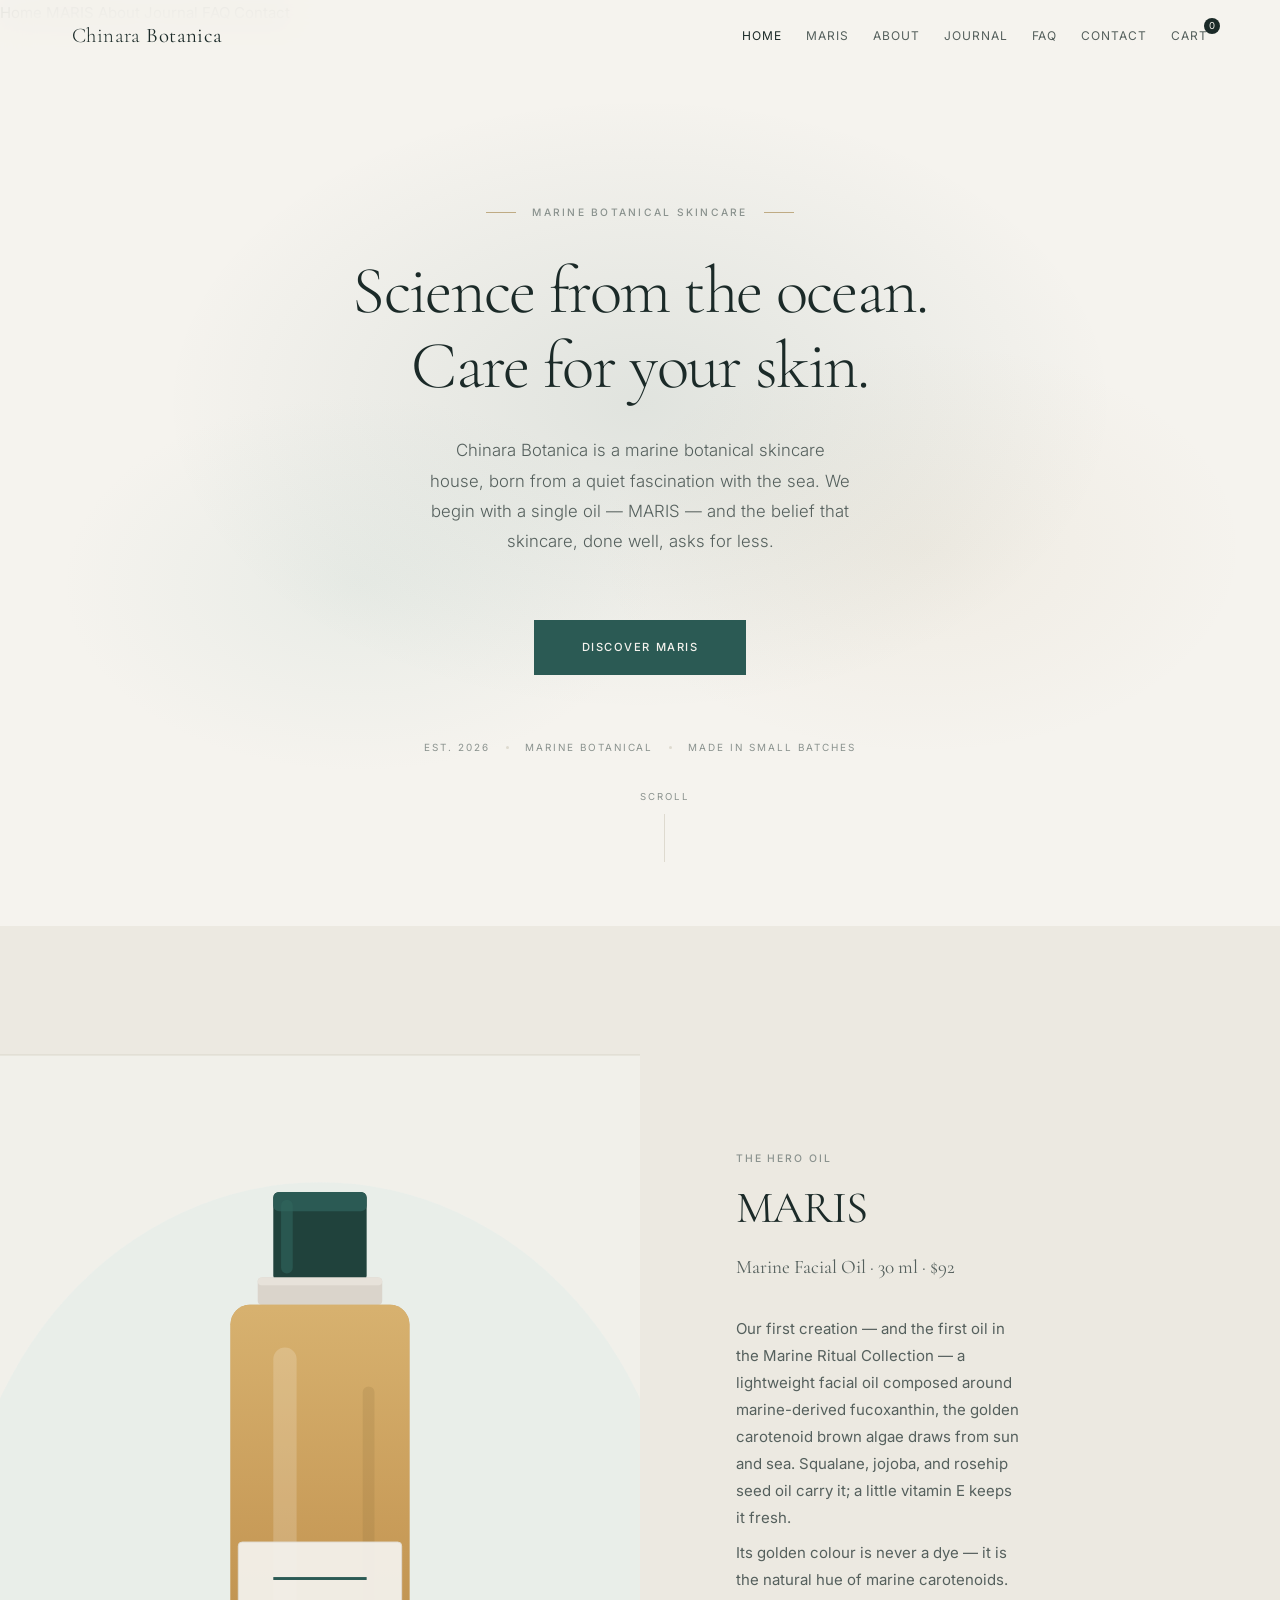
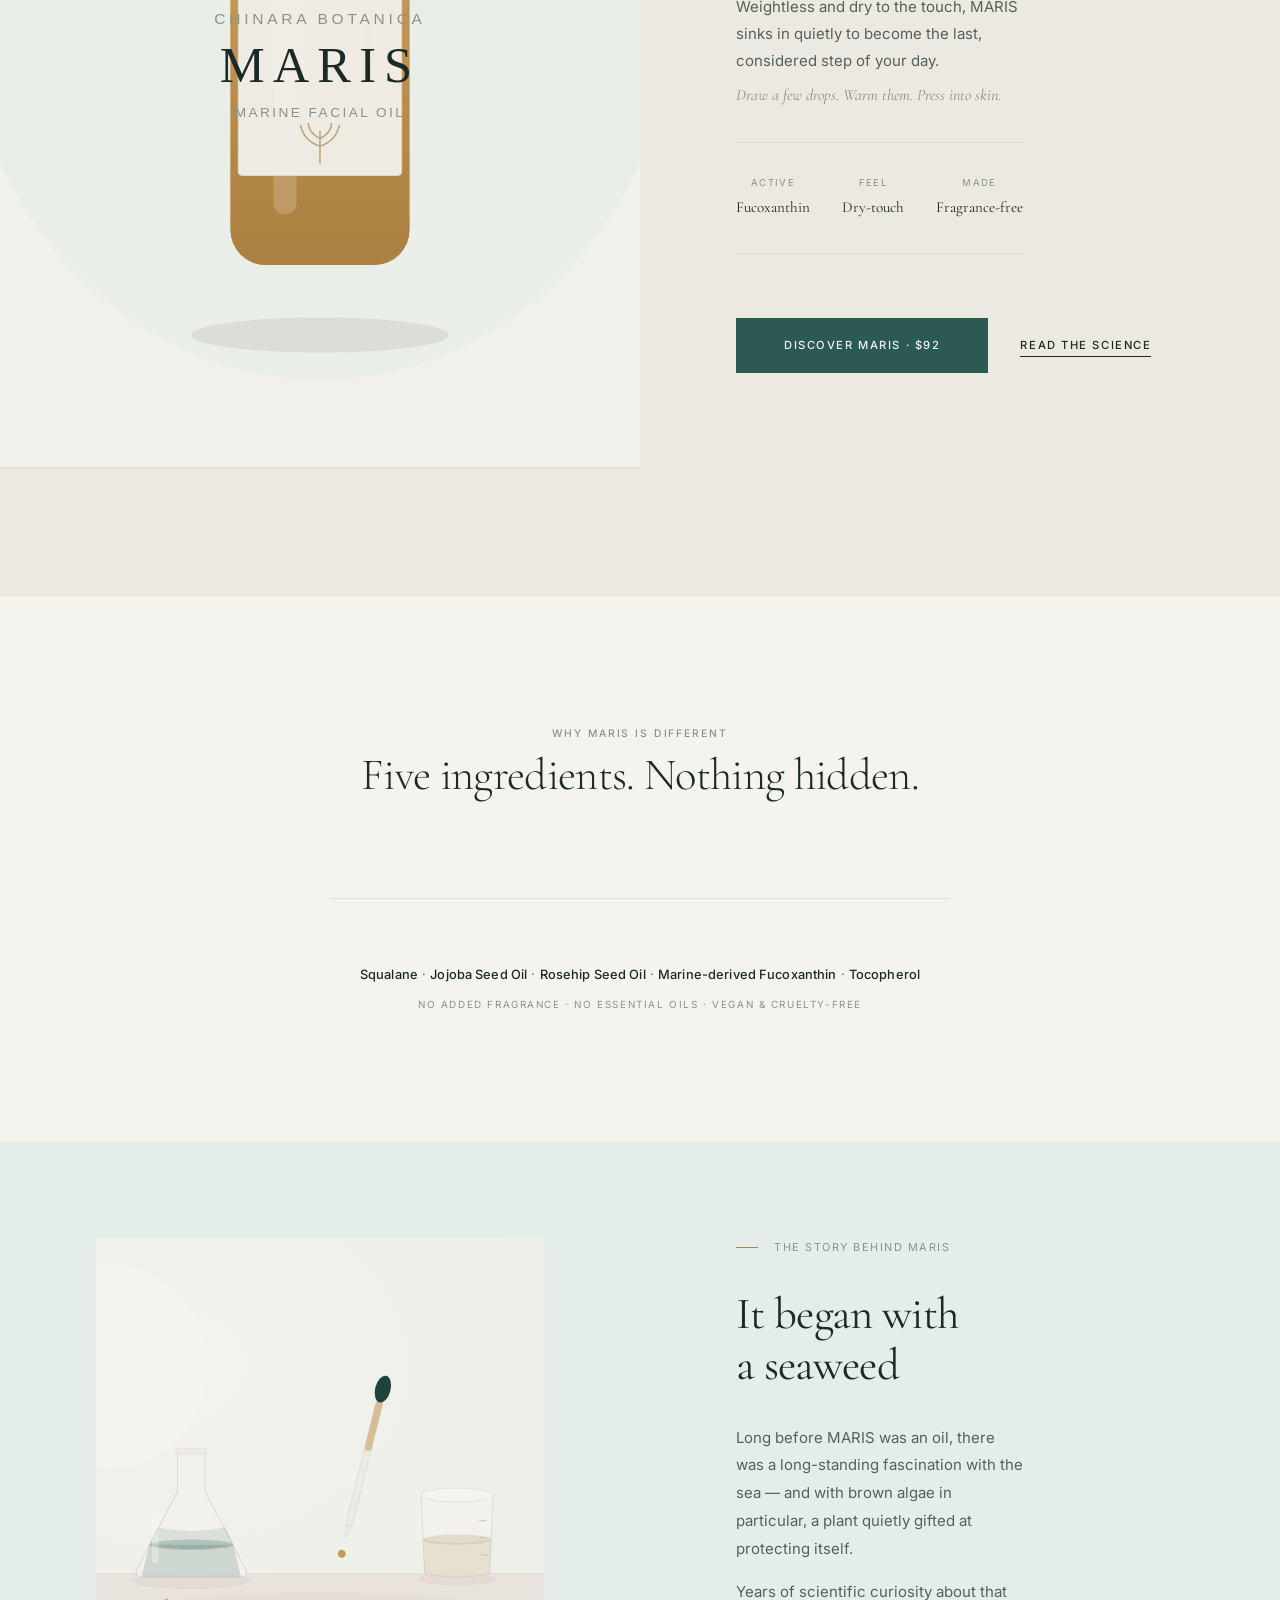
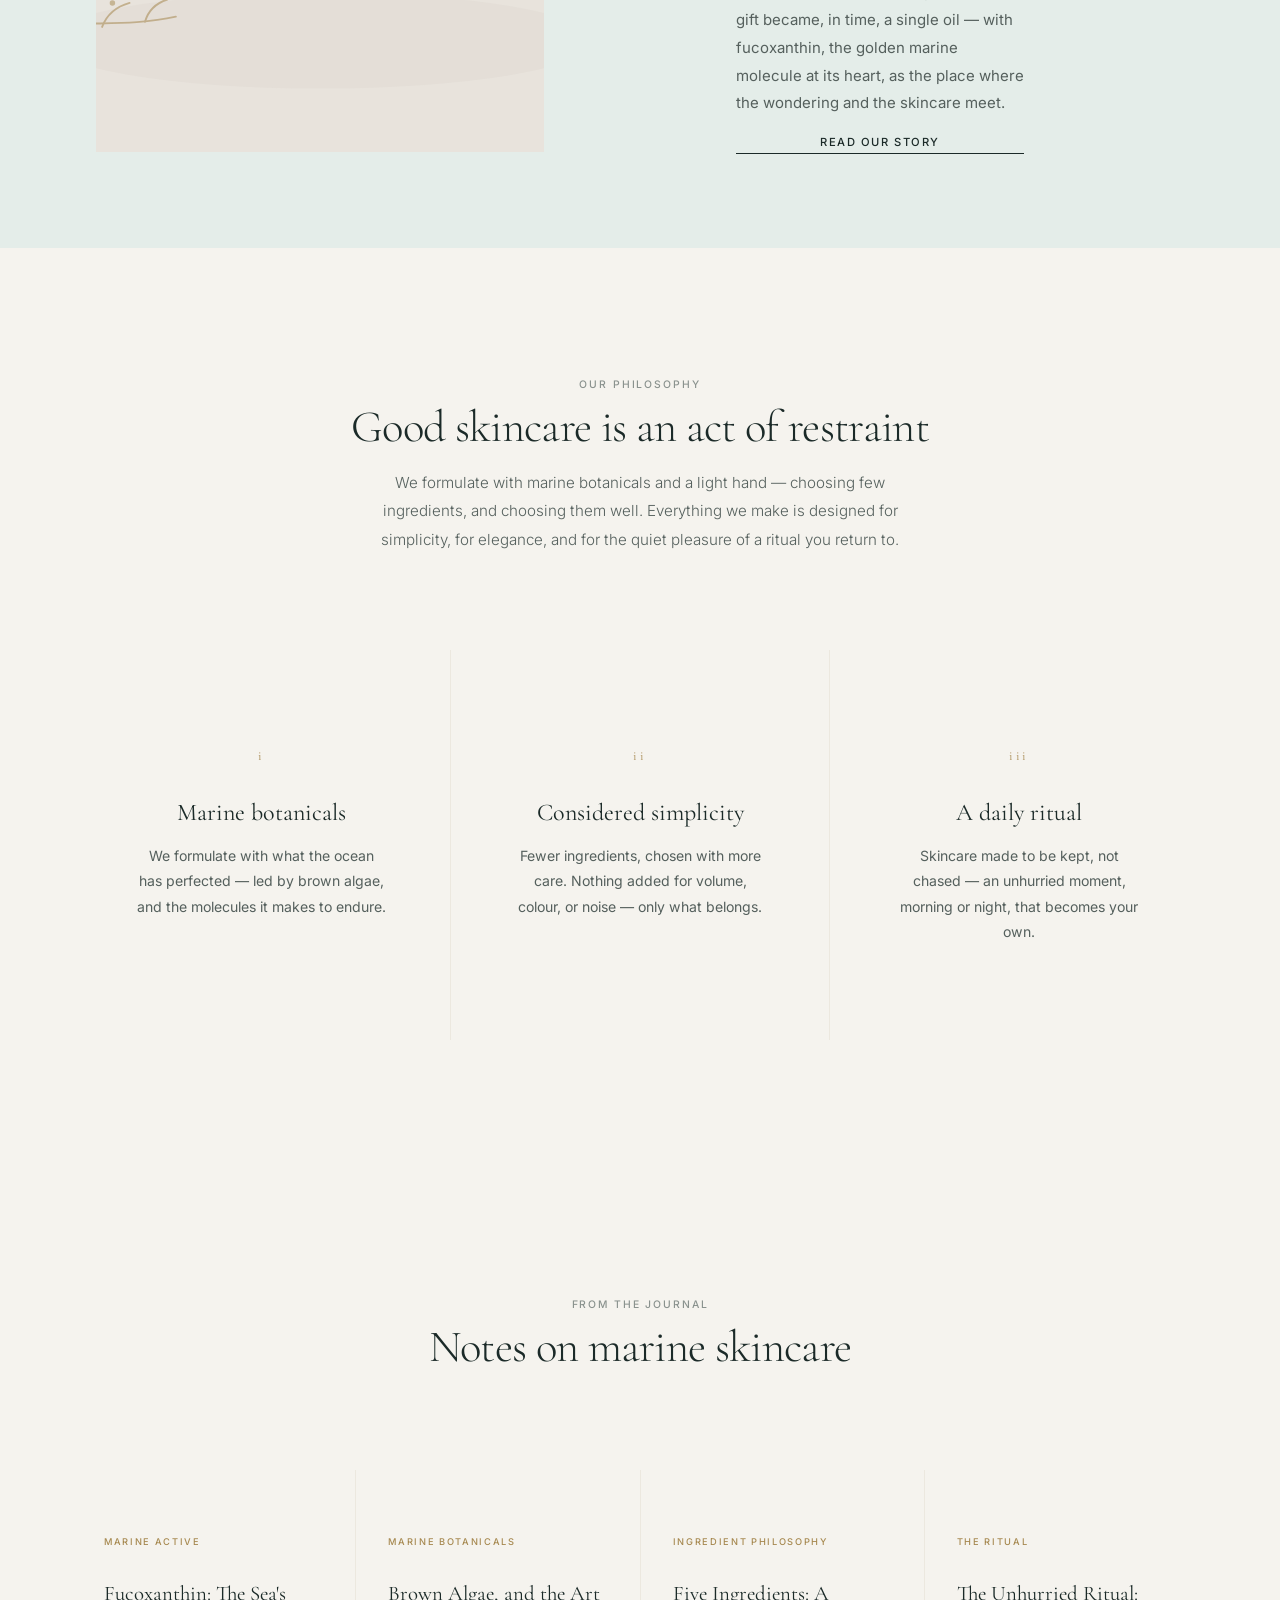
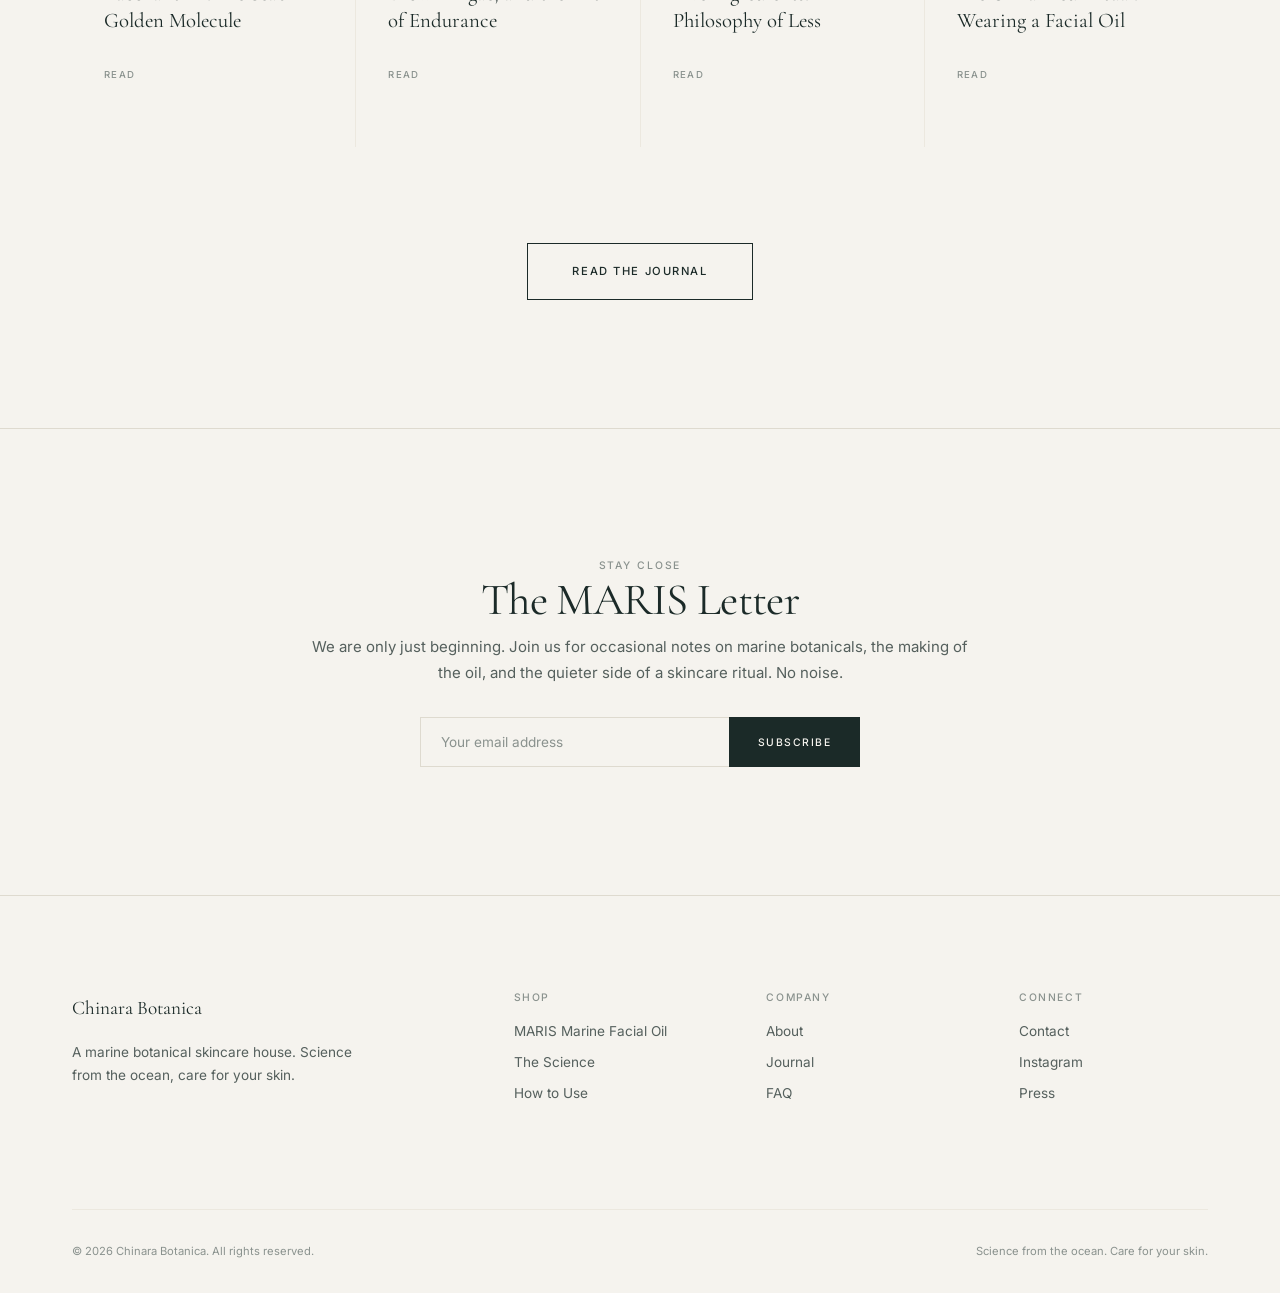
<file: index.html>
<!DOCTYPE html>
<html lang="en">
<head>
  <meta charset="UTF-8">
  <meta name="viewport" content="width=device-width, initial-scale=1.0">
  <title>Chinara Botanica — Marine Botanical Skincare · MARIS</title>
  <meta name="description" content="Chinara Botanica — marine botanical skincare. MARIS, a lightweight facial oil formulated with marine-derived fucoxanthin from brown algae. Science from the ocean, care for your skin.">
  <link rel="preconnect" href="https://fonts.googleapis.com">
  <link rel="preconnect" href="https://fonts.gstatic.com" crossorigin>
  <link href="https://fonts.googleapis.com/css2?family=Cormorant+Garamond:ital,wght@0,300;0,400;0,500;1,300;1,400&family=Inter:wght@300;400;500&display=swap" rel="stylesheet">
  <link rel="stylesheet" href="css/style.css">
</head>
<body class="page-home">

  <!-- Header -->
  <header class="header" id="header">
    <div class="header__inner">
      <a href="index.html" class="header__logo"><span>Chinara</span> Botanica</a>
      <nav class="header__nav">
        <a href="index.html" class="active">Home</a>
        <a href="product.html">MARIS</a>
        <a href="about.html">About</a>
        <a href="journal.html">Journal</a>
        <a href="faq.html">FAQ</a>
        <a href="contact.html">Contact</a>
        <a href="#" class="header__cart">Cart <span class="header__cart-count">0</span></a>
      </nav>
      <button class="header__menu-btn" id="menuBtn" aria-label="Open menu">
        <span></span><span></span><span></span>
      </button>
    </div>
  </header>

  <!-- Mobile Nav -->
  <div class="mobile-nav" id="mobileNav">
    <a href="index.html" class="active">Home</a>
    <a href="product.html">MARIS</a>
    <a href="about.html">About</a>
    <a href="journal.html">Journal</a>
    <a href="faq.html">FAQ</a>
    <a href="contact.html">Contact</a>
  </div>

  <!-- =========================================
       1 · HERO
       ========================================= -->
  <section class="hero">
    <div class="hero__ambient"></div>
    <div class="hero__content">
      <p class="eyebrow-flank fade-up delay-1">Marine Botanical Skincare</p>
      <h1 class="fade-up delay-2">Science from the ocean.<br>Care for your skin.</h1>
      <p class="hero__subtitle fade-up delay-3">Chinara Botanica is a marine botanical skincare house, born from a quiet fascination with the sea. We begin with a single oil — MARIS — and the belief that skincare, done well, asks for less.</p>
      <a href="product.html" class="btn btn--marine fade-up delay-4">Discover MARIS</a>
      <div class="hero__caption fade-up delay-5">
        <span>Est. 2026</span>
        <span class="hero__caption-sep"></span>
        <span>Marine botanical</span>
        <span class="hero__caption-sep"></span>
        <span>Made in small batches</span>
      </div>
    </div>
    <div class="hero__scroll fade-up delay-6">
      <span>Scroll</span>
      <div class="hero__scroll-line"></div>
    </div>
  </section>

  <!-- =========================================
       2 · MARIS — the hero product
       ========================================= -->
  <section class="section--large featured">
    <div class="featured__grid">
      <div class="featured__image fade-in">
        <img src="img/bottle-maris.svg" alt="MARIS Marine Facial Oil — frosted amber dropper bottle" class="featured__img">
      </div>
      <div class="featured__content fade-in">
        <p class="label">The Hero Oil</p>
        <h2>MARIS</h2>
        <p class="featured__price">Marine Facial Oil · 30 ml · $92</p>
        <p class="featured__desc">Our first creation — and the first oil in the Marine Ritual Collection — a lightweight facial oil composed around marine-derived fucoxanthin, the golden carotenoid brown algae draws from sun and sea. Squalane, jojoba, and rosehip seed oil carry it; a little vitamin E keeps it fresh.</p>
        <p class="featured__desc">Its golden colour is never a dye — it is the natural hue of marine carotenoids. Weightless and dry to the touch, MARIS sinks in quietly to become the last, considered step of your day.</p>
        <p class="featured__tagline"><em>Draw a few drops. Warm them. Press into skin.</em></p>
        <dl class="featured__notes">
          <div class="featured__note">
            <dt>Active</dt>
            <dd>Fucoxanthin</dd>
          </div>
          <div class="featured__note">
            <dt>Feel</dt>
            <dd>Dry-touch</dd>
          </div>
          <div class="featured__note">
            <dt>Made</dt>
            <dd>Fragrance-free</dd>
          </div>
        </dl>
        <div class="featured__actions">
          <a href="product.html" class="btn btn--marine">Discover MARIS · $92</a>
          <a href="collection.html" class="btn btn--link">Read the Science</a>
        </div>
      </div>
    </div>
  </section>

  <!-- What makes MARIS unique — the formula -->
  <section class="section section--large home-formula">
    <div class="container">
      <div class="fade-in">
        <p class="label">Why MARIS is Different</p>
        <h2>Five ingredients. Nothing hidden.</h2>
        <p class="pdp-composition__formula">
          <strong>Squalane</strong> · <strong>Jojoba Seed Oil</strong> · <strong>Rosehip Seed Oil</strong> · <strong>Marine-derived Fucoxanthin</strong> · <strong>Tocopherol</strong>
          <span>No added fragrance · No essential oils · Vegan &amp; cruelty-free</span>
        </p>
      </div>
    </div>
  </section>

  <!-- =========================================
       3 · THE STORY BEHIND MARIS
       ========================================= -->
  <section class="pdp-solution">
    <div class="pdp-solution__grid">
      <div class="pdp-solution__visual fade-in">
        <img src="img/scene-lab.svg" alt="A calm formulation bench with a flask of marine extract, a dropper, and a brown-algae specimen" class="pdp-solution__img">
      </div>
      <div class="pdp-solution__content fade-in">
        <p class="science-note">The Story Behind MARIS</p>
        <h2 style="margin-top: var(--space-md);">It began with<br>a seaweed</h2>
        <p class="pdp-solution__desc">Long before MARIS was an oil, there was a long-standing fascination with the sea — and with brown algae in particular, a plant quietly gifted at protecting itself.</p>
        <p class="pdp-solution__desc">Years of scientific curiosity about that gift became, in time, a single oil — with fucoxanthin, the golden marine molecule at its heart, as the place where the wondering and the skincare meet.</p>
        <a href="about.html" class="btn btn--link">Read our story</a>
      </div>
    </div>
  </section>

  <!-- =========================================
       4 · OUR PHILOSOPHY
       ========================================= -->
  <section class="trio">
    <div class="container">
      <div class="trio__header fade-in">
        <p class="label">Our Philosophy</p>
        <h2>Good skincare is an act of restraint</h2>
        <p class="trio__intro">We formulate with marine botanicals and a light hand — choosing few ingredients, and choosing them well. Everything we make is designed for simplicity, for elegance, and for the quiet pleasure of a ritual you return to.</p>
      </div>
      <div class="trio__grid fade-in">
        <div class="trio__item">
          <span class="trio__num">i</span>
          <h3>Marine botanicals</h3>
          <p>We formulate with what the ocean has perfected — led by brown algae, and the molecules it makes to endure.</p>
        </div>
        <div class="trio__item">
          <span class="trio__num">ii</span>
          <h3>Considered simplicity</h3>
          <p>Fewer ingredients, chosen with more care. Nothing added for volume, colour, or noise — only what belongs.</p>
        </div>
        <div class="trio__item">
          <span class="trio__num">iii</span>
          <h3>A daily ritual</h3>
          <p>Skincare made to be kept, not chased — an unhurried moment, morning or night, that becomes your own.</p>
        </div>
      </div>
    </div>
  </section>

  <!-- =========================================
       5 · FROM THE JOURNAL
       ========================================= -->
  <section class="section section--large">
    <div class="container">
      <div class="jrnl__header fade-in">
        <p class="label">From the Journal</p>
        <h2>Notes on marine skincare</h2>
      </div>
      <div class="jrnl__grid fade-in">
        <a href="journal.html" class="jrnl__card">
          <span class="jrnl__cat">Marine Active</span>
          <span class="jrnl__title">Fucoxanthin: The Sea's Golden Molecule</span>
          <span class="jrnl__more">Read</span>
        </a>
        <a href="journal.html" class="jrnl__card">
          <span class="jrnl__cat">Marine Botanicals</span>
          <span class="jrnl__title">Brown Algae, and the Art of Endurance</span>
          <span class="jrnl__more">Read</span>
        </a>
        <a href="journal.html" class="jrnl__card">
          <span class="jrnl__cat">Ingredient Philosophy</span>
          <span class="jrnl__title">Five Ingredients: A Philosophy of Less</span>
          <span class="jrnl__more">Read</span>
        </a>
        <a href="journal.html" class="jrnl__card">
          <span class="jrnl__cat">The Ritual</span>
          <span class="jrnl__title">The Unhurried Ritual: Wearing a Facial Oil</span>
          <span class="jrnl__more">Read</span>
        </a>
      </div>
      <div class="jrnl__foot fade-in">
        <a href="journal.html" class="btn btn--outline">Read the Journal</a>
      </div>
    </div>
  </section>

  <!-- =========================================
       Newsletter
       ========================================= -->
  <section class="section section--large signup">
    <div class="container container--narrow fade-in">
      <p class="label">Stay Close</p>
      <h2>The MARIS Letter</h2>
      <p class="signup__text">We are only just beginning. Join us for occasional notes on marine botanicals, the making of the oil, and the quieter side of a skincare ritual. No noise.</p>
      <form class="signup__form" onsubmit="event.preventDefault();">
        <input type="email" class="signup__input" placeholder="Your email address" required>
        <button type="submit" class="signup__submit">Subscribe</button>
      </form>
    </div>
  </section>

  <!-- Footer -->
  <footer class="footer">
    <div class="container">
      <div class="footer__grid">
        <div class="footer__brand">
          <p class="footer__brand-name">Chinara Botanica</p>
          <p class="footer__brand-desc">A marine botanical skincare house. Science from the ocean, care for your skin.</p>
        </div>
        <div class="footer__col">
          <h4>Shop</h4>
          <a href="product.html">MARIS Marine Facial Oil</a>
          <a href="collection.html">The Science</a>
          <a href="product.html">How to Use</a>
        </div>
        <div class="footer__col">
          <h4>Company</h4>
          <a href="about.html">About</a>
          <a href="journal.html">Journal</a>
          <a href="faq.html">FAQ</a>
        </div>
        <div class="footer__col">
          <h4>Connect</h4>
          <a href="contact.html">Contact</a>
          <a href="#">Instagram</a>
          <a href="#">Press</a>
        </div>
      </div>
      <div class="footer__bottom">
        <span>&copy; 2026 Chinara Botanica. All rights reserved.</span>
        <span>Science from the ocean. Care for your skin.</span>
      </div>
    </div>
  </footer>

  <script src="js/main.js"></script>
</body>
</html>
</file>
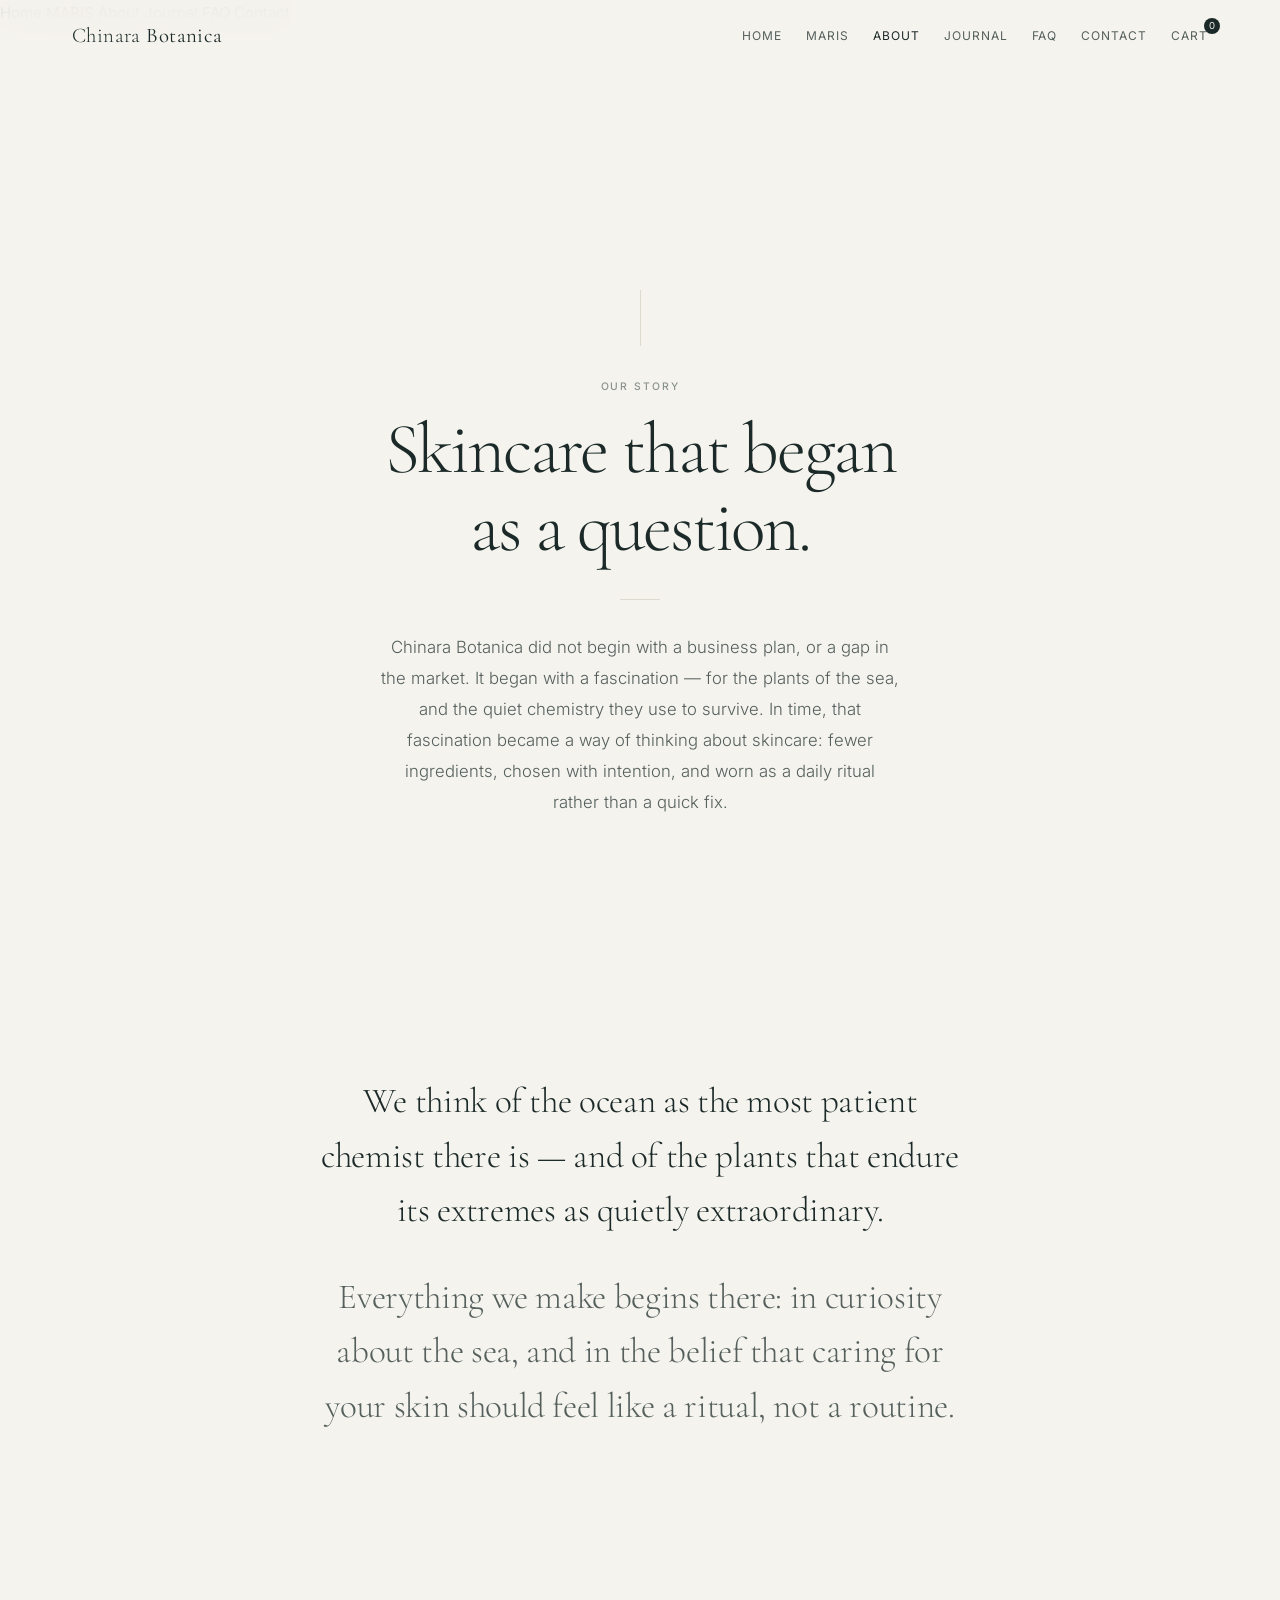
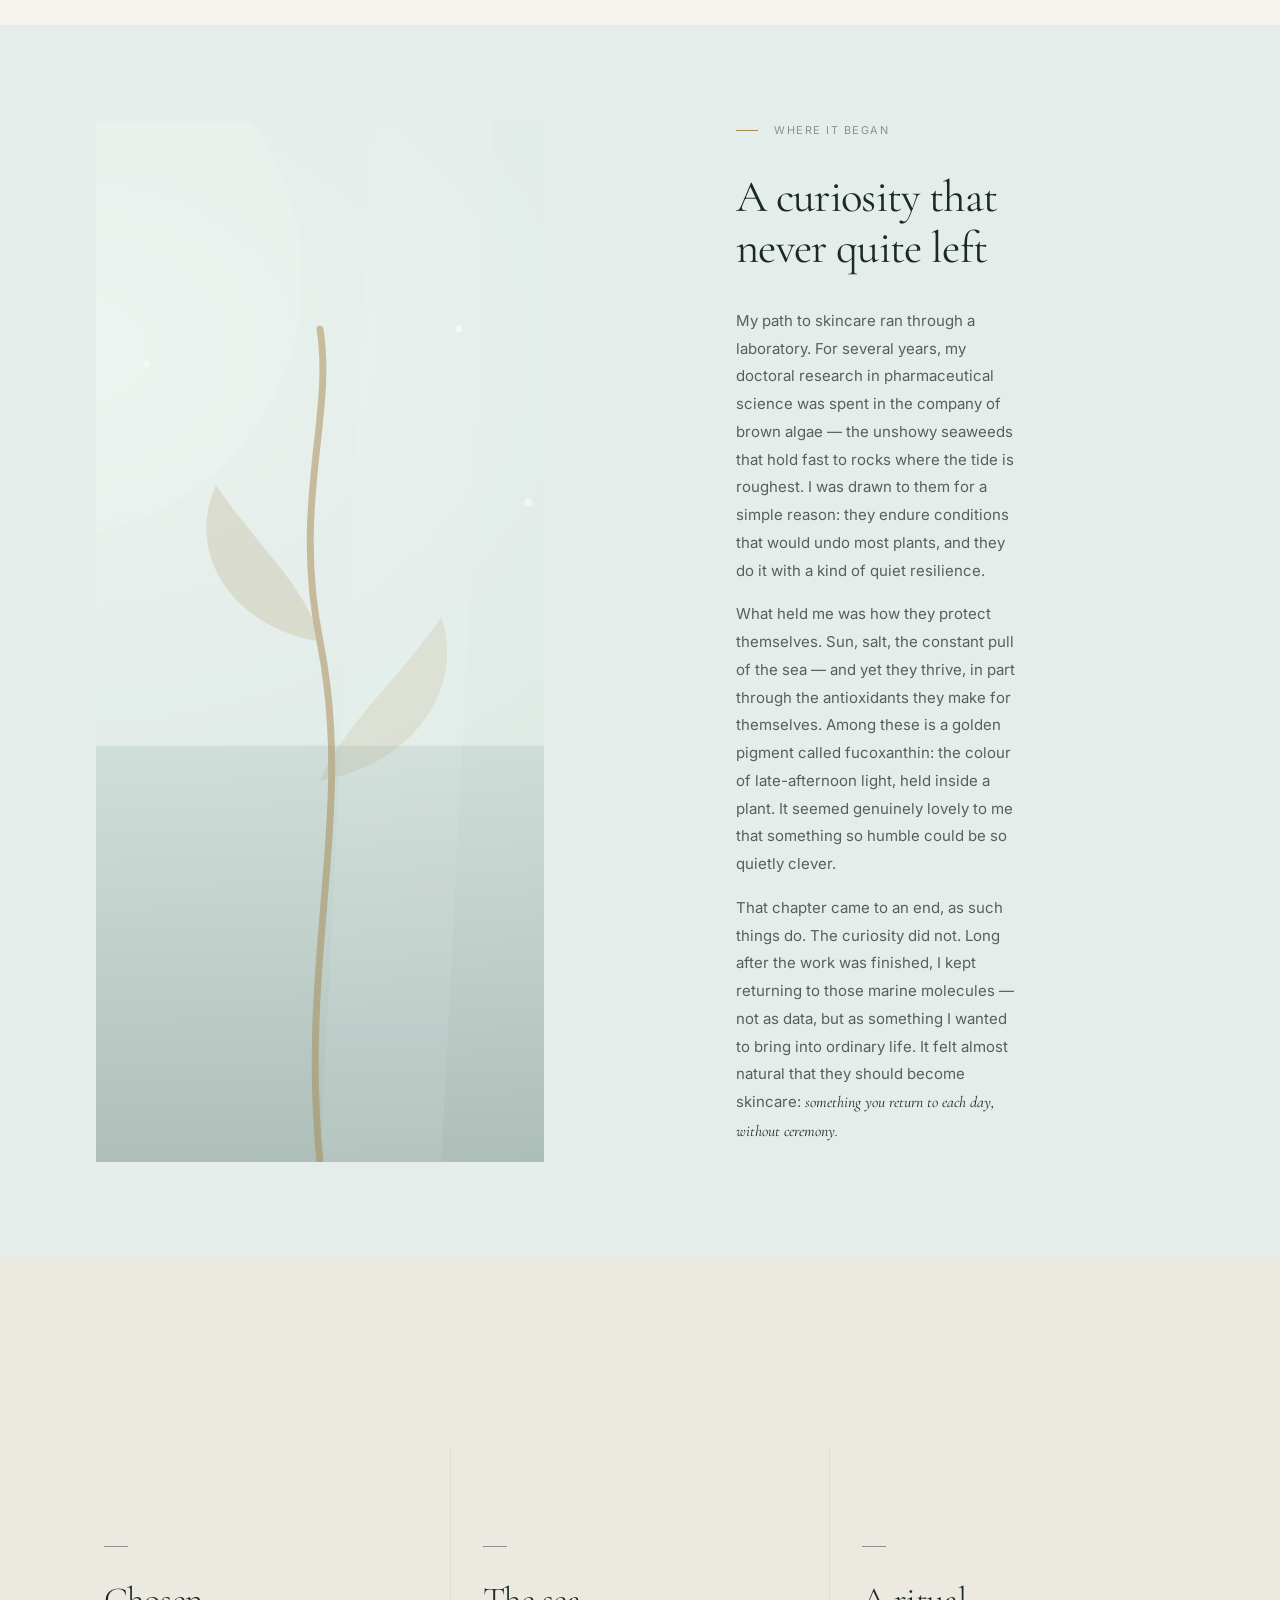
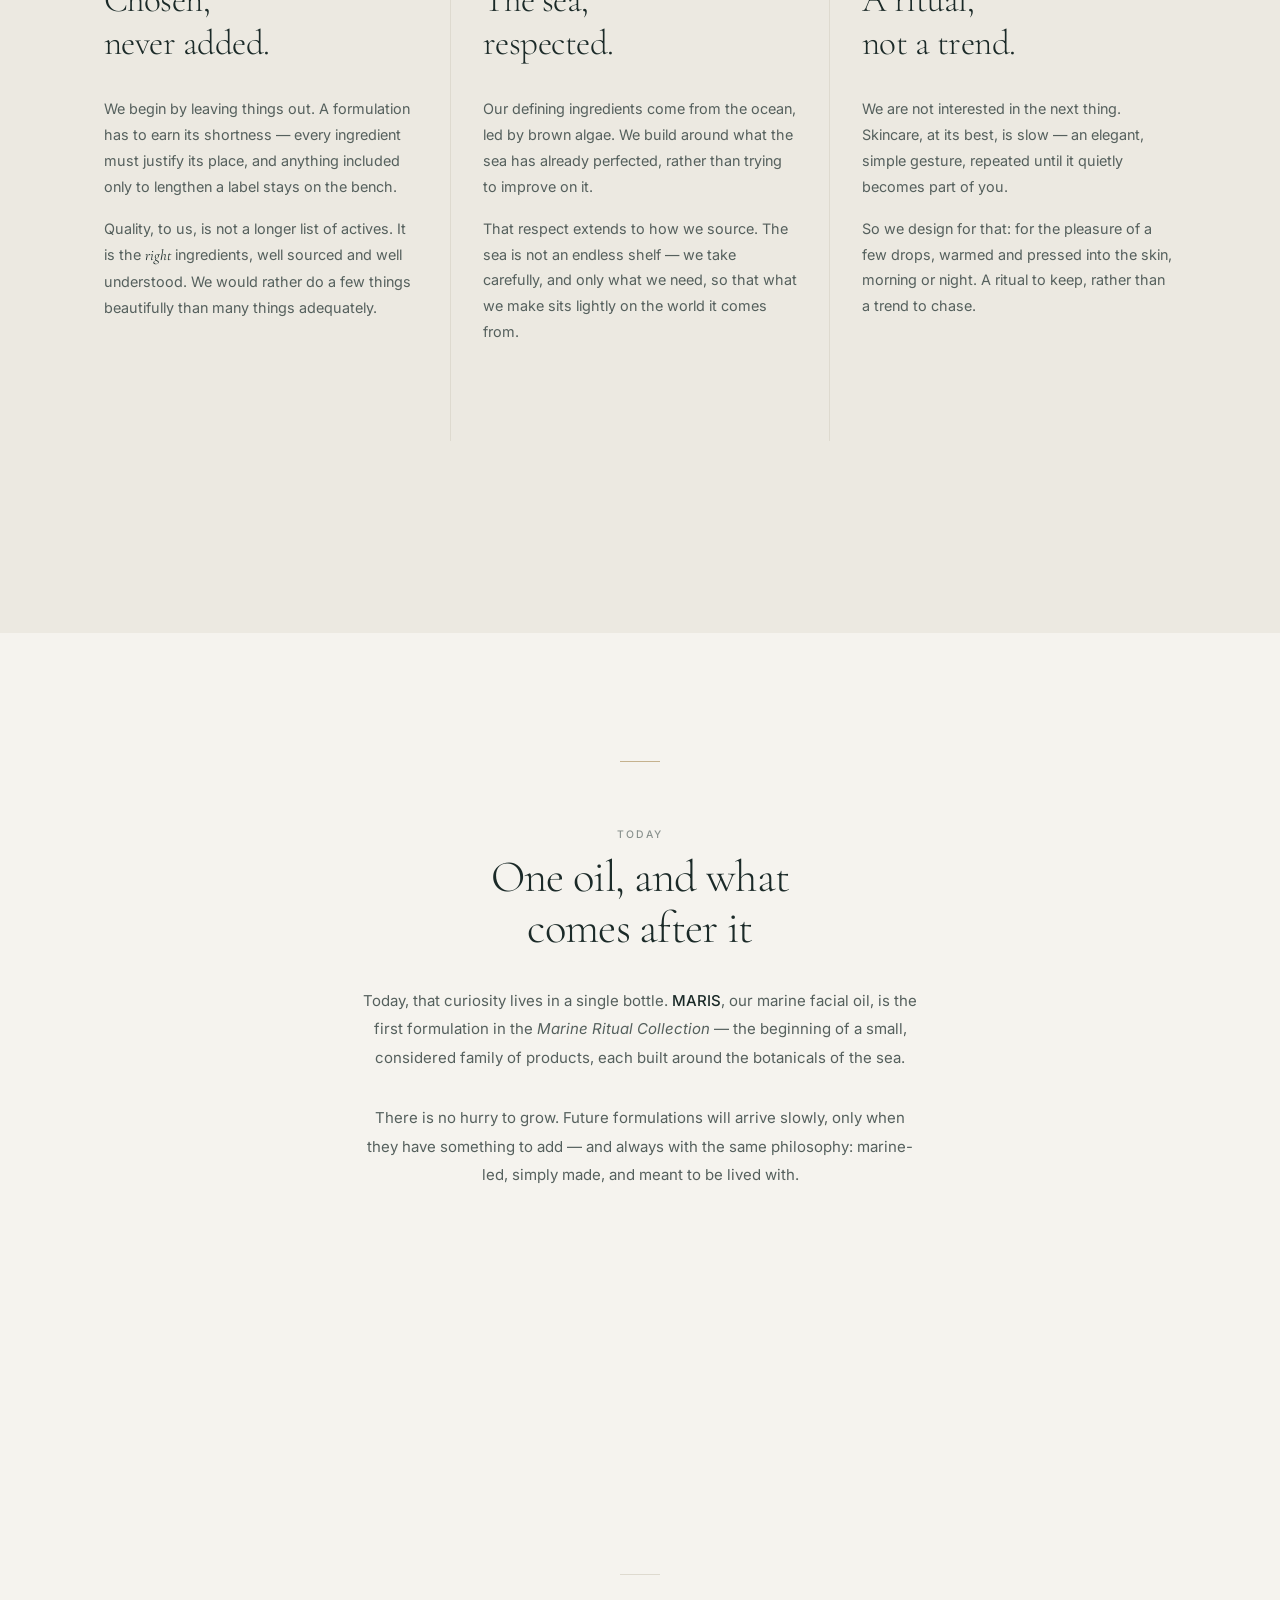
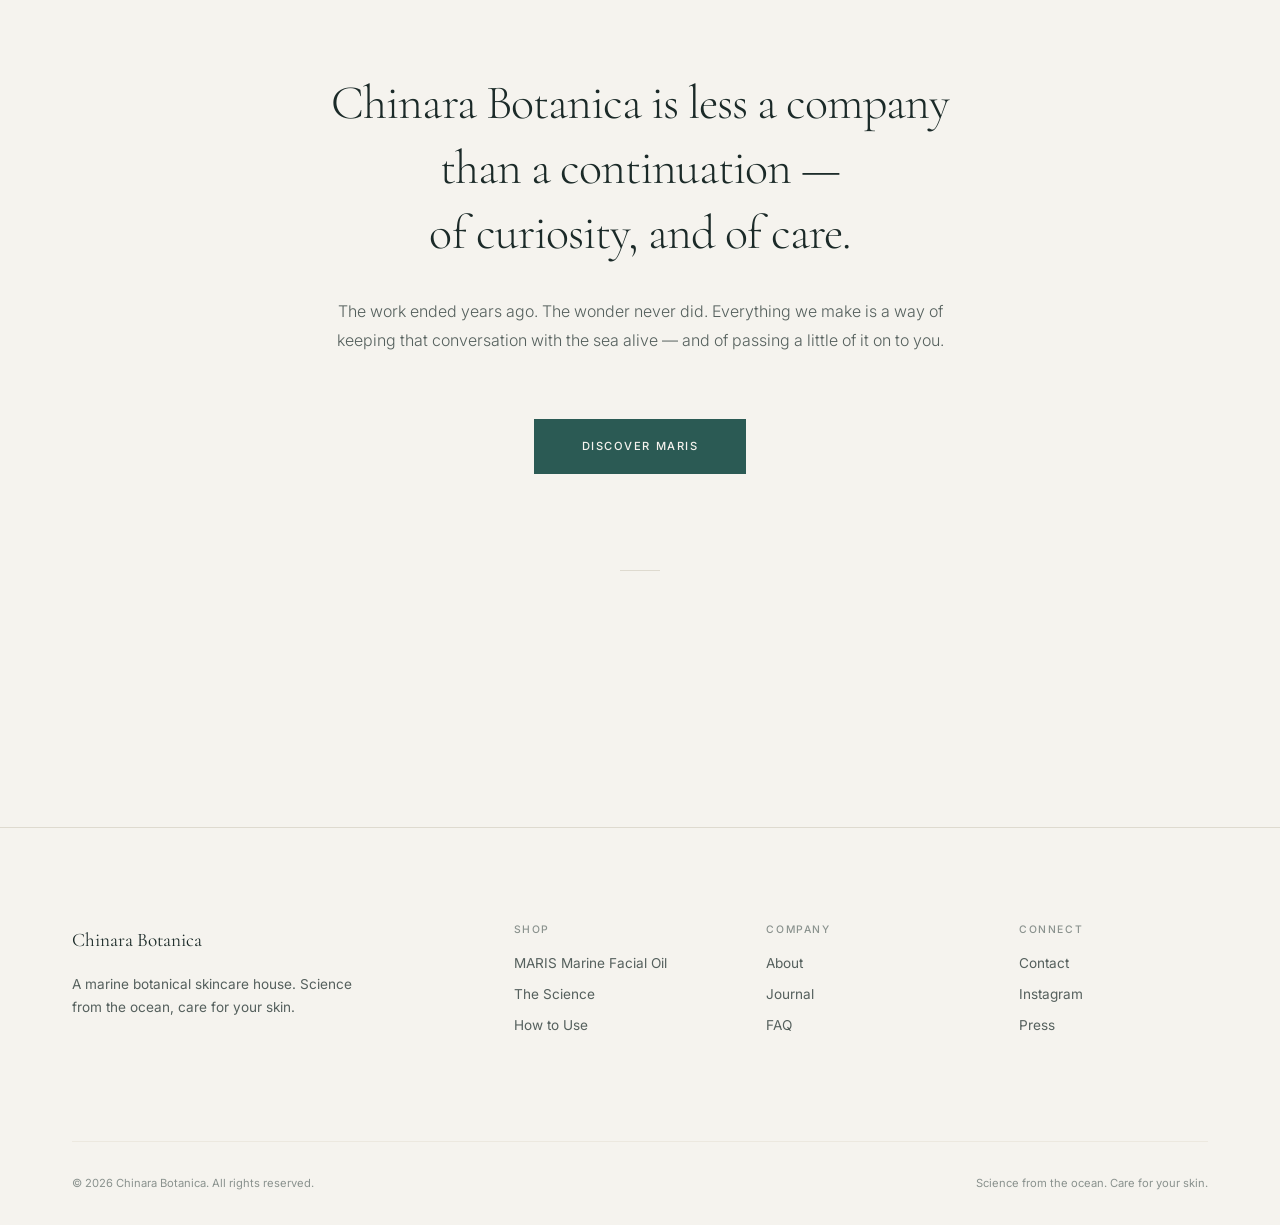
<file: about.html>
<!DOCTYPE html>
<html lang="en">
<head>
  <meta charset="UTF-8">
  <meta name="viewport" content="width=device-width, initial-scale=1.0">
  <title>About — Chinara Botanica</title>
  <meta name="description" content="How Chinara Botanica came to exist — a marine botanical skincare house born from years of curiosity about brown algae, and the belief that skincare should be a ritual, not a routine.">
  <link rel="preconnect" href="https://fonts.googleapis.com">
  <link rel="preconnect" href="https://fonts.gstatic.com" crossorigin>
  <link href="https://fonts.googleapis.com/css2?family=Cormorant+Garamond:ital,wght@0,300;0,400;0,500;1,300;1,400&family=Inter:wght@300;400;500&display=swap" rel="stylesheet">
  <link rel="stylesheet" href="css/style.css">
</head>
<body class="page-about">

  <!-- Header -->
  <header class="header" id="header">
    <div class="header__inner">
      <a href="index.html" class="header__logo"><span>Chinara</span> Botanica</a>
      <nav class="header__nav">
        <a href="index.html">Home</a>
        <a href="product.html">MARIS</a>
        <a href="about.html" class="active">About</a>
        <a href="journal.html">Journal</a>
        <a href="faq.html">FAQ</a>
        <a href="contact.html">Contact</a>
        <a href="#" class="header__cart">Cart <span class="header__cart-count">0</span></a>
      </nav>
      <button class="header__menu-btn" id="menuBtn" aria-label="Open menu">
        <span></span><span></span><span></span>
      </button>
    </div>
  </header>

  <!-- Mobile Nav -->
  <div class="mobile-nav" id="mobileNav">
    <a href="index.html">Home</a>
    <a href="product.html">MARIS</a>
    <a href="about.html" class="active">About</a>
    <a href="journal.html">Journal</a>
    <a href="faq.html">FAQ</a>
    <a href="contact.html">Contact</a>
  </div>

  <!-- =========================================
       1 · OUR STORY
       ========================================= -->
  <section class="abt-opening">
    <div class="container container--narrow">
      <div class="abt-opening__inner">
        <div class="abt-opening__line fade-up delay-1"></div>
        <p class="label fade-up delay-2">Our Story</p>
        <h1 class="fade-up delay-3">Skincare that began<br>as a question.</h1>
        <div class="abt-opening__divider fade-up delay-4"></div>
        <p class="abt-opening__text fade-up delay-5">Chinara Botanica did not begin with a business plan, or a gap in the market. It began with a fascination — for the plants of the sea, and the quiet chemistry they use to survive. In time, that fascination became a way of thinking about skincare: fewer ingredients, chosen with intention, and worn as a daily ritual rather than a quick fix.</p>
      </div>
    </div>
  </section>

  <section class="abt-beliefs">
    <div class="container container--narrow">
      <div class="abt-beliefs__inner fade-in">
        <p class="abt-beliefs__statement">We think of the ocean as the most patient chemist there is — and of the plants that endure its extremes as quietly extraordinary.</p>
        <p class="abt-beliefs__statement">Everything we make begins there: in curiosity about the sea, and in the belief that caring for your skin should feel like a ritual, not a routine.</p>
      </div>
    </div>
  </section>

  <!-- =========================================
       2 · WHERE IT BEGAN
       ========================================= -->
  <section class="pdp-solution">
    <div class="pdp-solution__grid">
      <div class="pdp-solution__visual fade-in">
        <img src="img/scene-marine.svg" alt="Brown algae and kelp drifting in clear coastal water" class="pdp-solution__img">
      </div>
      <div class="pdp-solution__content fade-in">
        <p class="science-note">Where It Began</p>
        <h2 style="margin-top: var(--space-md);">A curiosity that<br>never quite left</h2>
        <p class="pdp-solution__desc">My path to skincare ran through a laboratory. For several years, my doctoral research in pharmaceutical science was spent in the company of brown algae — the unshowy seaweeds that hold fast to rocks where the tide is roughest. I was drawn to them for a simple reason: they endure conditions that would undo most plants, and they do it with a kind of quiet resilience.</p>
        <p class="pdp-solution__desc">What held me was how they protect themselves. Sun, salt, the constant pull of the sea — and yet they thrive, in part through the antioxidants they make for themselves. Among these is a golden pigment called fucoxanthin: the colour of late-afternoon light, held inside a plant. It seemed genuinely lovely to me that something so humble could be so quietly clever.</p>
        <p class="pdp-solution__desc">That chapter came to an end, as such things do. The curiosity did not. Long after the work was finished, I kept returning to those marine molecules — not as data, but as something I wanted to bring into ordinary life. It felt almost natural that they should become skincare: <em>something you return to each day, without ceremony.</em></p>
      </div>
    </div>
  </section>

  <!-- =========================================
       3 · OUR PHILOSOPHY
       ========================================= -->
  <section class="abt-philosophy">
    <div class="container">
      <div class="abt-philosophy__grid">

        <div class="abt-philosophy__block fade-in">
          <div class="abt-philosophy__block-line"></div>
          <h2>Chosen,<br>never added.</h2>
          <p>We begin by leaving things out. A formulation has to earn its shortness — every ingredient must justify its place, and anything included only to lengthen a label stays on the bench.</p>
          <p>Quality, to us, is not a longer list of actives. It is the <em>right</em> ingredients, well sourced and well understood. We would rather do a few things beautifully than many things adequately.</p>
        </div>

        <div class="abt-philosophy__block fade-in">
          <div class="abt-philosophy__block-line"></div>
          <h2>The sea,<br>respected.</h2>
          <p>Our defining ingredients come from the ocean, led by brown algae. We build around what the sea has already perfected, rather than trying to improve on it.</p>
          <p>That respect extends to how we source. The sea is not an endless shelf — we take carefully, and only what we need, so that what we make sits lightly on the world it comes from.</p>
        </div>

        <div class="abt-philosophy__block fade-in">
          <div class="abt-philosophy__block-line"></div>
          <h2>A ritual,<br>not a trend.</h2>
          <p>We are not interested in the next thing. Skincare, at its best, is slow — an elegant, simple gesture, repeated until it quietly becomes part of you.</p>
          <p>So we design for that: for the pleasure of a few drops, warmed and pressed into the skin, morning or night. A ritual to keep, rather than a trend to chase.</p>
        </div>

      </div>
    </div>
  </section>

  <!-- =========================================
       4 · TODAY
       ========================================= -->
  <section class="section section--large" style="text-align:center;">
    <div class="container container--narrow fade-in">
      <div class="marine-rule"></div>
      <p class="label" style="margin-top: var(--space-lg);">Today</p>
      <h2 style="font-weight:300; margin: var(--space-xs) 0 var(--space-md);">One oil, and what<br>comes after it</h2>
      <p style="color: var(--color-text-light); line-height: 1.9; max-width: 560px; margin: 0 auto var(--space-md);">Today, that curiosity lives in a single bottle. <strong style="font-weight:500; color: var(--color-text);">MARIS</strong>, our marine facial oil, is the first formulation in the <em>Marine Ritual Collection</em> — the beginning of a small, considered family of products, each built around the botanicals of the sea.</p>
      <p style="color: var(--color-text-light); line-height: 1.9; max-width: 560px; margin: 0 auto;">There is no hurry to grow. Future formulations will arrive slowly, only when they have something to add — and always with the same philosophy: marine-led, simply made, and meant to be lived with.</p>
    </div>
  </section>

  <!-- Closing -->
  <section class="abt-closing">
    <div class="container container--narrow">
      <div class="abt-closing__inner fade-in">
        <div class="abt-closing__line"></div>
        <blockquote class="abt-closing__quote">Chinara Botanica is less a company<br>than a continuation —<br>of curiosity, and of care.</blockquote>
        <p class="abt-closing__text">The work ended years ago. The wonder never did. Everything we make is a way of keeping that conversation with the sea alive — and of passing a little of it on to you.</p>
        <a href="product.html" class="btn btn--marine">Discover MARIS</a>
        <div class="abt-closing__line"></div>
      </div>
    </div>
  </section>

  <!-- Footer -->
  <footer class="footer">
    <div class="container">
      <div class="footer__grid">
        <div class="footer__brand">
          <p class="footer__brand-name">Chinara Botanica</p>
          <p class="footer__brand-desc">A marine botanical skincare house. Science from the ocean, care for your skin.</p>
        </div>
        <div class="footer__col">
          <h4>Shop</h4>
          <a href="product.html">MARIS Marine Facial Oil</a>
          <a href="collection.html">The Science</a>
          <a href="product.html">How to Use</a>
        </div>
        <div class="footer__col">
          <h4>Company</h4>
          <a href="about.html">About</a>
          <a href="journal.html">Journal</a>
          <a href="faq.html">FAQ</a>
        </div>
        <div class="footer__col">
          <h4>Connect</h4>
          <a href="contact.html">Contact</a>
          <a href="#">Instagram</a>
          <a href="#">Press</a>
        </div>
      </div>
      <div class="footer__bottom">
        <span>&copy; 2026 Chinara Botanica. All rights reserved.</span>
        <span>Science from the ocean. Care for your skin.</span>
      </div>
    </div>
  </footer>

  <script src="js/main.js"></script>
</body>
</html>
</file>
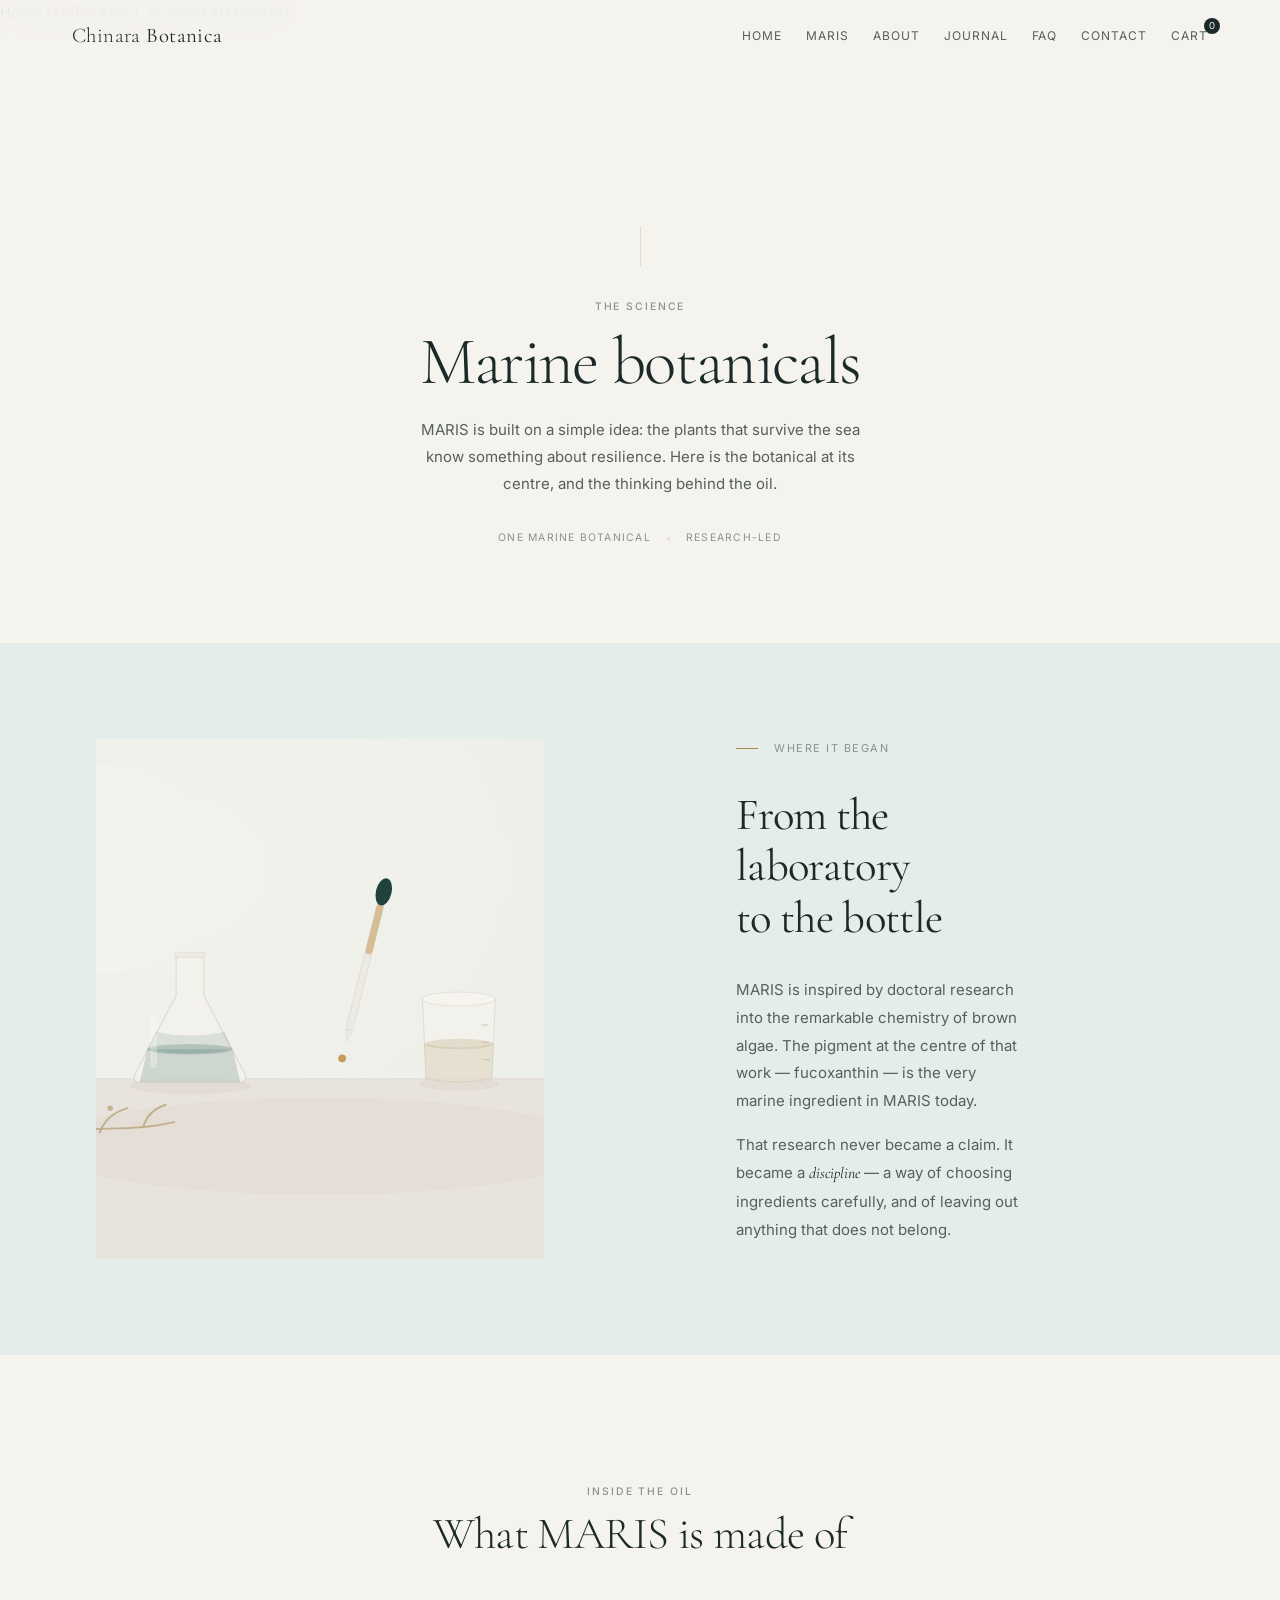
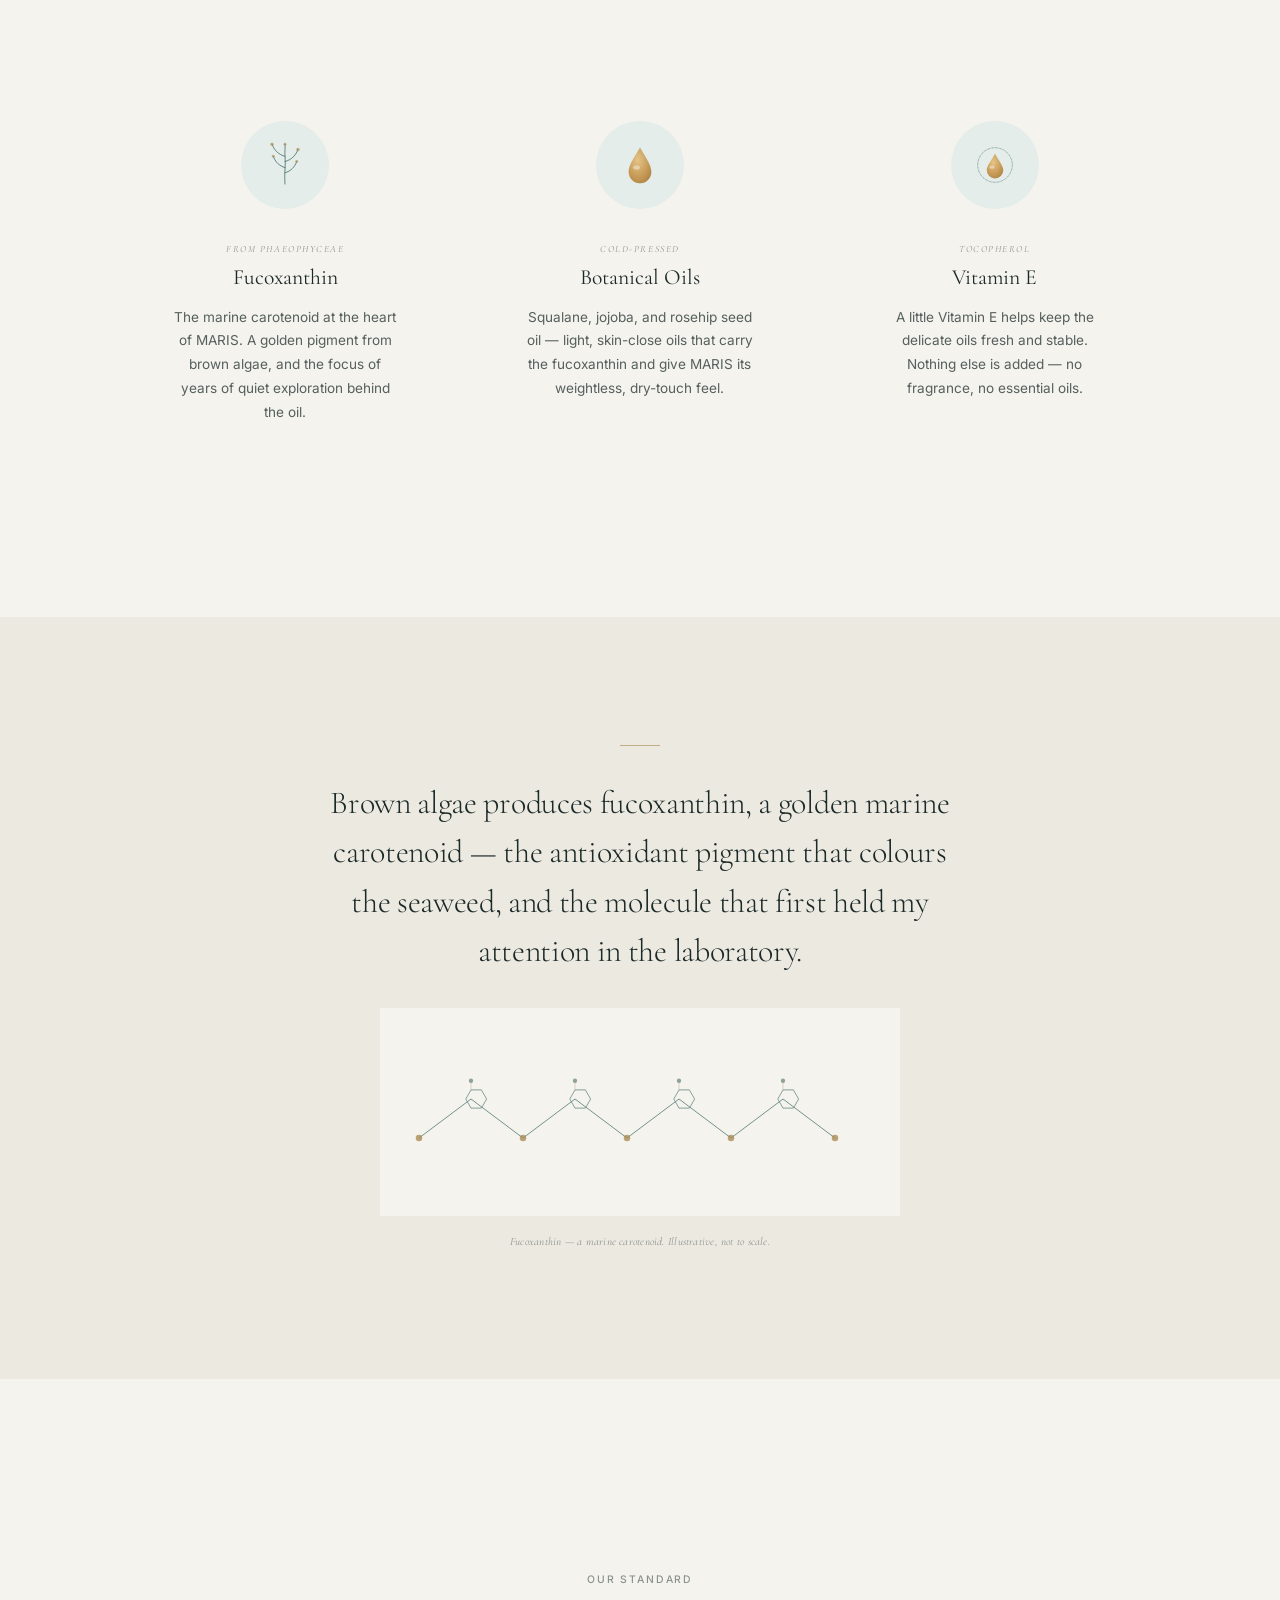
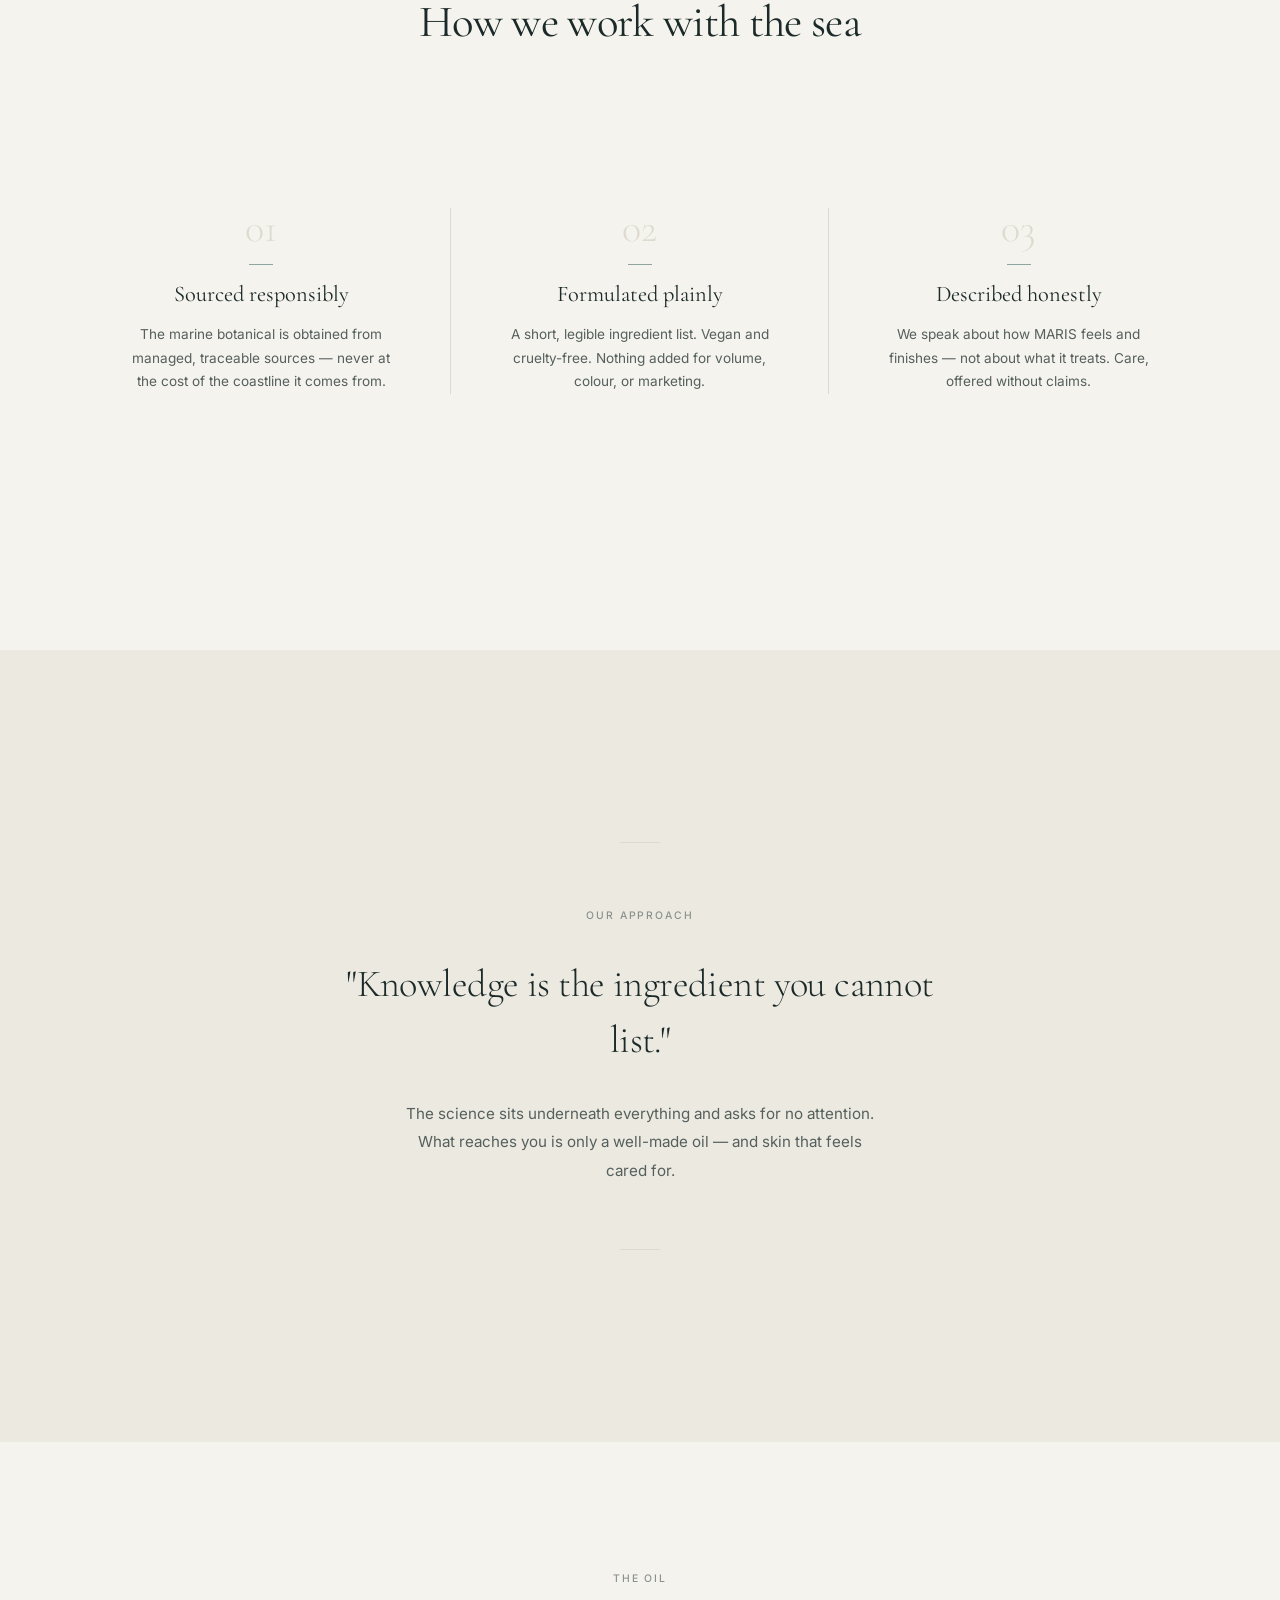
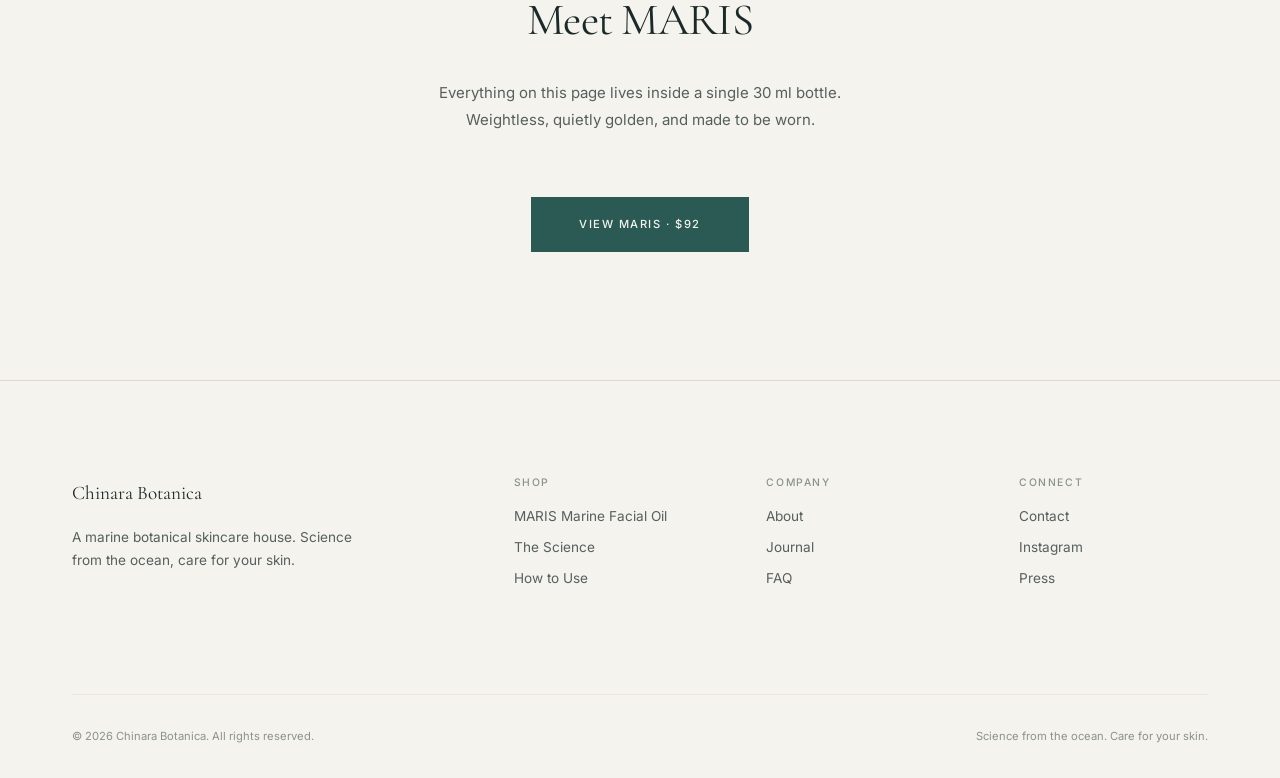
<file: collection.html>
<!DOCTYPE html>
<html lang="en">
<head>
  <meta charset="UTF-8">
  <meta name="viewport" content="width=device-width, initial-scale=1.0">
  <title>The Science — Marine Botanicals · Chinara Botanica</title>
  <meta name="description" content="The science behind MARIS — brown algae, marine botanicals, and fucoxanthin, born of a long fascination with the remarkable chemistry of the sea and composed into a single facial oil.">
  <link rel="preconnect" href="https://fonts.googleapis.com">
  <link rel="preconnect" href="https://fonts.gstatic.com" crossorigin>
  <link href="https://fonts.googleapis.com/css2?family=Cormorant+Garamond:ital,wght@0,300;0,400;0,500;1,300;1,400&family=Inter:wght@300;400;500&display=swap" rel="stylesheet">
  <link rel="stylesheet" href="css/style.css">
</head>
<body class="page-collection">

  <!-- Header -->
  <header class="header" id="header">
    <div class="header__inner">
      <a href="index.html" class="header__logo"><span>Chinara</span> Botanica</a>
      <nav class="header__nav">
        <a href="index.html">Home</a>
        <a href="product.html">MARIS</a>
        <a href="about.html">About</a>
        <a href="journal.html">Journal</a>
        <a href="faq.html">FAQ</a>
        <a href="contact.html">Contact</a>
        <a href="#" class="header__cart">Cart <span class="header__cart-count">0</span></a>
      </nav>
      <button class="header__menu-btn" id="menuBtn" aria-label="Open menu">
        <span></span><span></span><span></span>
      </button>
    </div>
  </header>

  <!-- Mobile Nav -->
  <div class="mobile-nav" id="mobileNav">
    <a href="index.html">Home</a>
    <a href="product.html">MARIS</a>
    <a href="about.html">About</a>
    <a href="journal.html">Journal</a>
    <a href="faq.html">FAQ</a>
    <a href="contact.html">Contact</a>
  </div>

  <!-- Science Hero -->
  <section class="coll-hero">
    <div class="container">
      <div class="coll-hero__inner">
        <div class="coll-hero__line fade-up delay-1"></div>
        <p class="label fade-up delay-2">The Science</p>
        <h1 class="fade-up delay-3">Marine botanicals</h1>
        <p class="coll-hero__desc fade-up delay-4">MARIS is built on a simple idea: the plants that survive the sea know something about resilience. Here is the botanical at its centre, and the thinking behind the oil.</p>
        <div class="coll-hero__count fade-up delay-5">
          <span>One marine botanical</span>
          <span class="coll-hero__count-sep"></span>
          <span>Research-led</span>
        </div>
      </div>
    </div>
  </section>

  <!-- The Research (quiet founder science) -->
  <section class="pdp-solution">
    <div class="pdp-solution__grid">
      <div class="pdp-solution__visual fade-in">
        <img src="img/scene-lab.svg" alt="A quiet formulation bench with a flask of marine extract, a dropper, and an algae specimen" class="pdp-solution__img">
      </div>
      <div class="pdp-solution__content fade-in">
        <p class="science-note">Where it began</p>
        <h2 style="margin-top: var(--space-md);">From the laboratory<br>to the bottle</h2>
        <p class="pdp-solution__desc">MARIS is inspired by doctoral research into the remarkable chemistry of brown algae. The pigment at the centre of that work — fucoxanthin — is the very marine ingredient in MARIS today.</p>
        <p class="pdp-solution__desc">That research never became a claim. It became a <em>discipline</em> — a way of choosing ingredients carefully, and of leaving out anything that does not belong.</p>
      </div>
    </div>
  </section>

  <!-- Marine Actives Showcase -->
  <section class="section section--large">
    <div class="container">
      <div class="trio__header fade-in">
        <p class="label">Inside the Oil</p>
        <h2>What MARIS is made of</h2>
      </div>
      <div class="sci-grid fade-in">
        <div class="sci-card">
          <div class="sci-card__mark"><img src="img/mark-algae.svg" alt=""></div>
          <span class="sci-card__latin">from Phaeophyceae</span>
          <h3>Fucoxanthin</h3>
          <p>The marine carotenoid at the heart of MARIS. A golden pigment from brown algae, and the focus of years of quiet exploration behind the oil.</p>
        </div>
        <div class="sci-card">
          <div class="sci-card__mark"><img src="img/mark-oil.svg" alt=""></div>
          <span class="sci-card__latin">Cold-pressed</span>
          <h3>Botanical Oils</h3>
          <p>Squalane, jojoba, and rosehip seed oil — light, skin-close oils that carry the fucoxanthin and give MARIS its weightless, dry-touch feel.</p>
        </div>
        <div class="sci-card">
          <div class="sci-card__mark"><img src="img/mark-vitamin.svg" alt=""></div>
          <span class="sci-card__latin">Tocopherol</span>
          <h3>Vitamin E</h3>
          <p>A little Vitamin E helps keep the delicate oils fresh and stable. Nothing else is added — no fragrance, no essential oils.</p>
        </div>
      </div>
    </div>
  </section>

  <!-- Molecular Figure / Credentials -->
  <section class="sci-credentials" style="background-color: var(--color-bg-warm);">
    <div class="container container--narrow">
      <div class="sci-credentials__inner fade-in">
        <div class="marine-rule"></div>
        <p class="sci-credentials__statement">Brown algae produces fucoxanthin, a golden marine carotenoid — the antioxidant pigment that colours the seaweed, and the molecule that first held my attention in the laboratory.</p>
        <img src="img/figure-molecule.svg" alt="An abstract figure of fucoxanthin, a marine carotenoid from brown algae" style="max-width: 520px; width: 100%; margin: var(--space-md) auto 0;">
        <p class="figure-caption">Fucoxanthin — a marine carotenoid. Illustrative, not to scale.</p>
      </div>
    </div>
  </section>

  <!-- How marine botanicals are treated (care, no claims) -->
  <section class="pdp-experience">
    <div class="container">
      <div class="pdp-experience__header fade-in">
        <p class="label">Our Standard</p>
        <h2>How we work with the sea</h2>
      </div>
      <div class="pdp-experience__stages">
        <div class="pdp-experience__stage fade-in">
          <div class="pdp-experience__stage-number">01</div>
          <div class="pdp-experience__stage-line"></div>
          <h3>Sourced responsibly</h3>
          <p>The marine botanical is obtained from managed, traceable sources — never at the cost of the coastline it comes from.</p>
        </div>
        <div class="pdp-experience__stage fade-in">
          <div class="pdp-experience__stage-number">02</div>
          <div class="pdp-experience__stage-line"></div>
          <h3>Formulated plainly</h3>
          <p>A short, legible ingredient list. Vegan and cruelty-free. Nothing added for volume, colour, or marketing.</p>
        </div>
        <div class="pdp-experience__stage fade-in">
          <div class="pdp-experience__stage-number">03</div>
          <div class="pdp-experience__stage-line"></div>
          <h3>Described honestly</h3>
          <p>We speak about how MARIS feels and finishes — not about what it treats. Care, offered without claims.</p>
        </div>
      </div>
    </div>
  </section>

  <!-- Philosophy -->
  <section class="coll-philosophy">
    <div class="container container--narrow">
      <div class="coll-philosophy__inner fade-in">
        <div class="coll-philosophy__line"></div>
        <p class="label">Our Approach</p>
        <blockquote class="coll-philosophy__quote">"Knowledge is the ingredient you cannot list."</blockquote>
        <p class="coll-philosophy__text">The science sits underneath everything and asks for no attention. What reaches you is only a well-made oil — and skin that feels cared for.</p>
        <div class="coll-philosophy__line"></div>
      </div>
    </div>
  </section>

  <!-- CTA back to product -->
  <section class="section section--large" style="text-align:center;">
    <div class="container container--narrow fade-in">
      <p class="label">The Oil</p>
      <h2 style="margin: var(--space-xs) 0 var(--space-md);">Meet MARIS</h2>
      <p style="color: var(--color-text-light); max-width: 460px; margin: 0 auto var(--space-lg); line-height: 1.8;">Everything on this page lives inside a single 30 ml bottle. Weightless, quietly golden, and made to be worn.</p>
      <a href="product.html" class="btn btn--marine">View MARIS · $92</a>
    </div>
  </section>

  <!-- Footer -->
  <footer class="footer">
    <div class="container">
      <div class="footer__grid">
        <div class="footer__brand">
          <p class="footer__brand-name">Chinara Botanica</p>
          <p class="footer__brand-desc">A marine botanical skincare house. Science from the ocean, care for your skin.</p>
        </div>
        <div class="footer__col">
          <h4>Shop</h4>
          <a href="product.html">MARIS Marine Facial Oil</a>
          <a href="collection.html">The Science</a>
          <a href="product.html">How to Use</a>
        </div>
        <div class="footer__col">
          <h4>Company</h4>
          <a href="about.html">About</a>
          <a href="journal.html">Journal</a>
          <a href="faq.html">FAQ</a>
        </div>
        <div class="footer__col">
          <h4>Connect</h4>
          <a href="contact.html">Contact</a>
          <a href="#">Instagram</a>
          <a href="#">Press</a>
        </div>
      </div>
      <div class="footer__bottom">
        <span>&copy; 2026 Chinara Botanica. All rights reserved.</span>
        <span>Science from the ocean. Care for your skin.</span>
      </div>
    </div>
  </footer>

  <script src="js/main.js"></script>
</body>
</html>
</file>
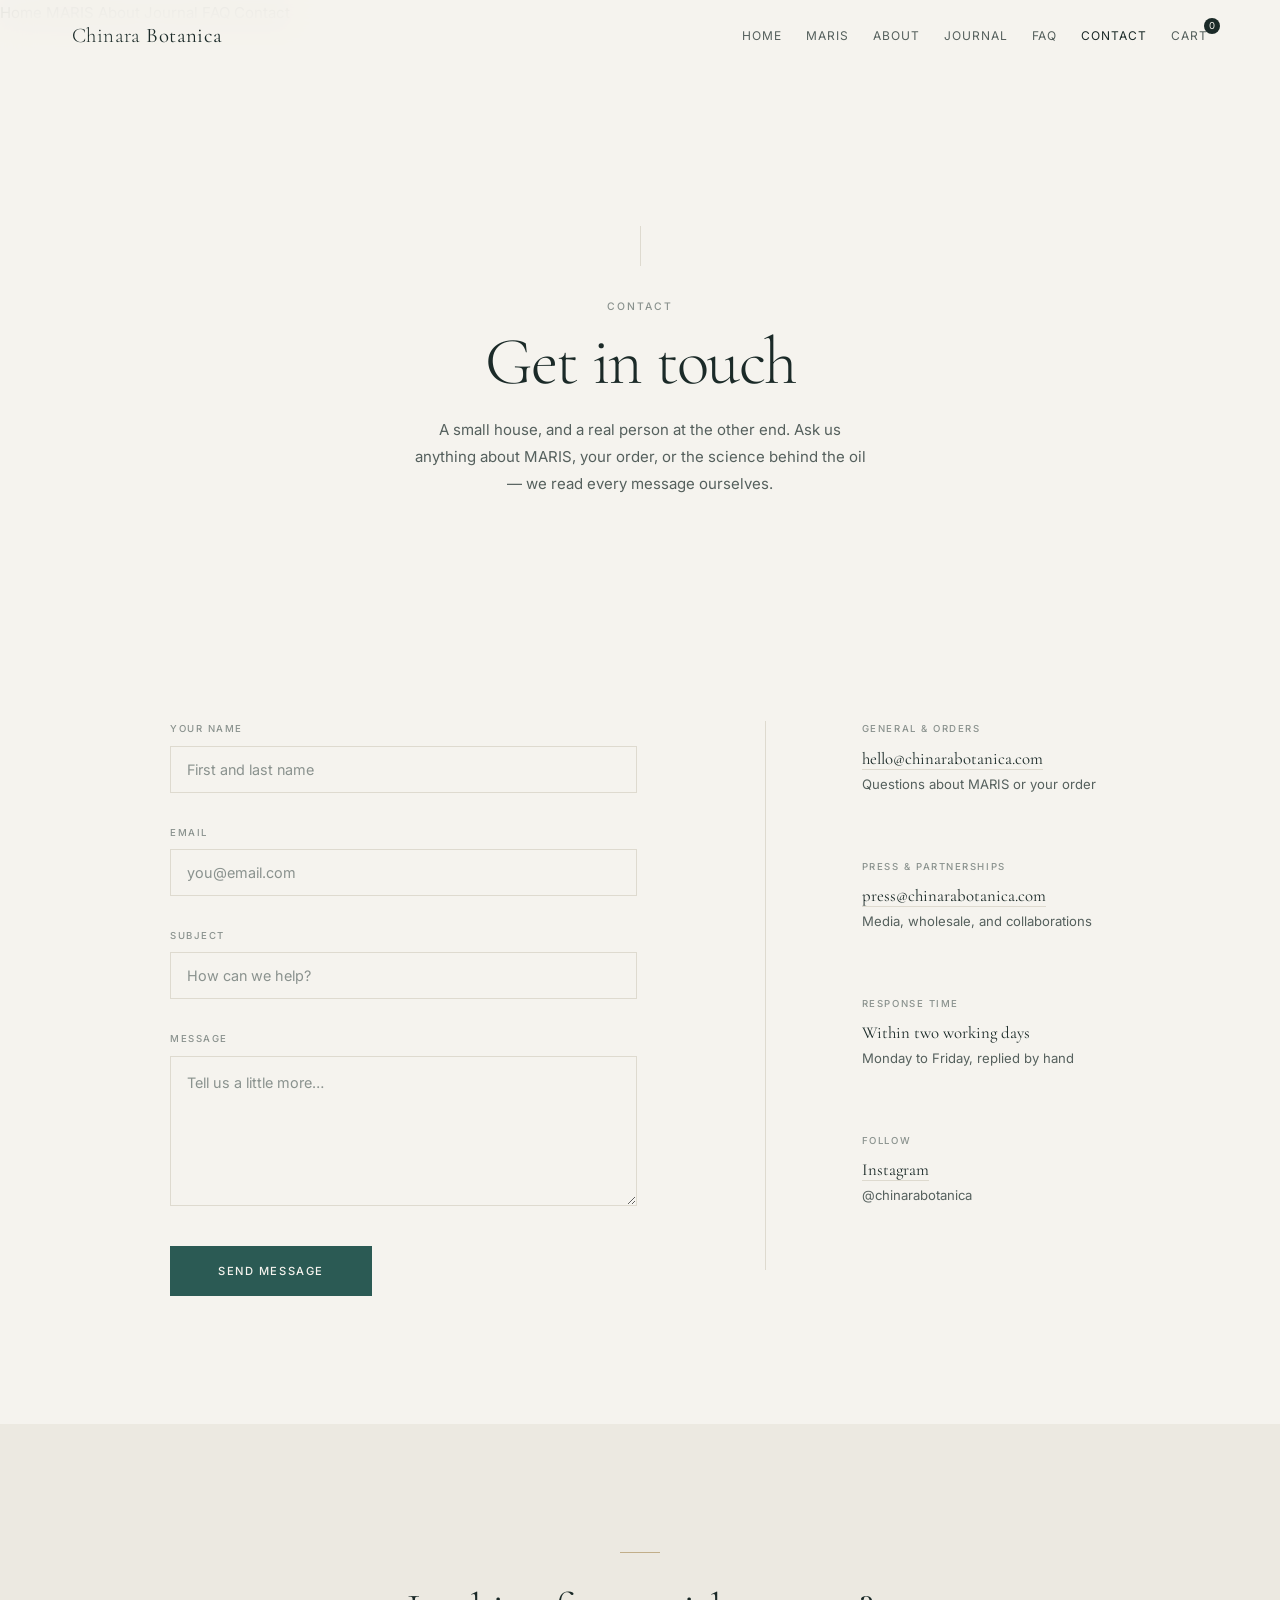
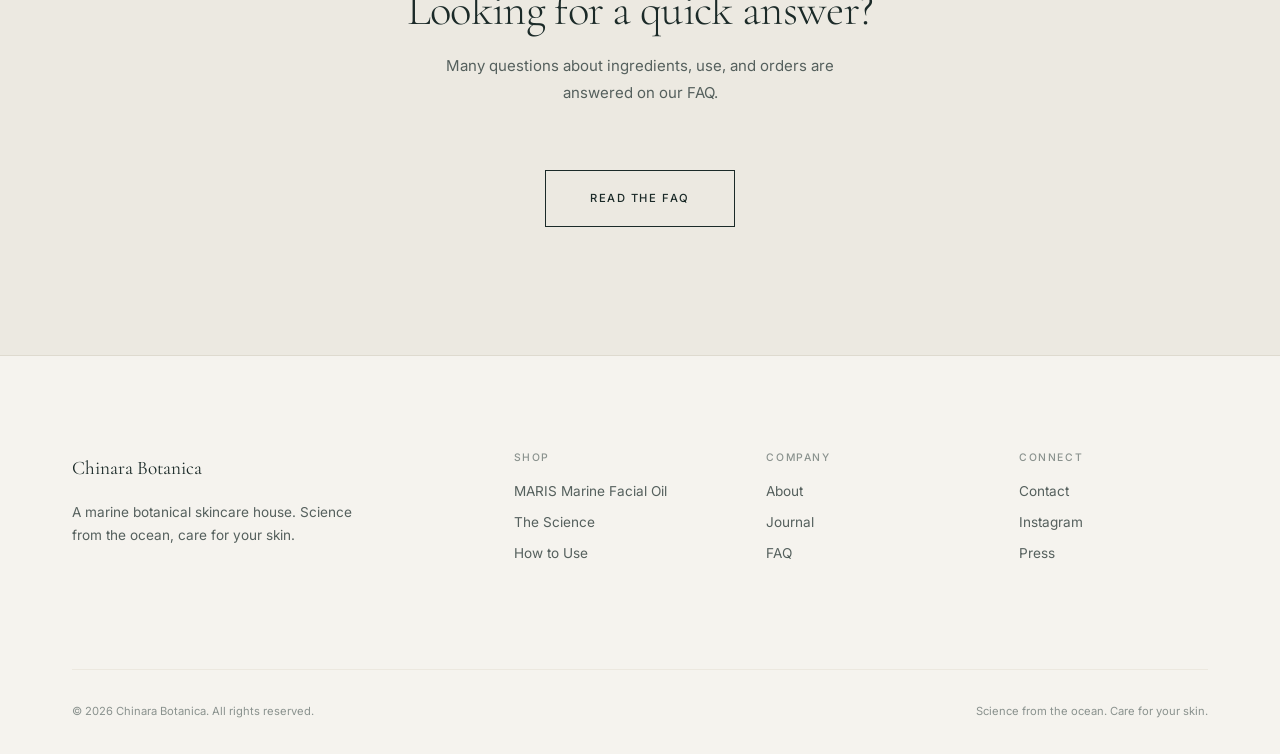
<file: contact.html>
<!DOCTYPE html>
<html lang="en">
<head>
  <meta charset="UTF-8">
  <meta name="viewport" content="width=device-width, initial-scale=1.0">
  <title>Contact — Chinara Botanica</title>
  <meta name="description" content="Get in touch with Chinara Botanica. Questions about MARIS, your order, press, or wholesale — we read every message ourselves.">
  <link rel="preconnect" href="https://fonts.googleapis.com">
  <link rel="preconnect" href="https://fonts.gstatic.com" crossorigin>
  <link href="https://fonts.googleapis.com/css2?family=Cormorant+Garamond:ital,wght@0,300;0,400;0,500;1,300;1,400&family=Inter:wght@300;400;500&display=swap" rel="stylesheet">
  <link rel="stylesheet" href="css/style.css">
</head>
<body class="page-contact">

  <!-- Header -->
  <header class="header" id="header">
    <div class="header__inner">
      <a href="index.html" class="header__logo"><span>Chinara</span> Botanica</a>
      <nav class="header__nav">
        <a href="index.html">Home</a>
        <a href="product.html">MARIS</a>
        <a href="about.html">About</a>
        <a href="journal.html">Journal</a>
        <a href="faq.html">FAQ</a>
        <a href="contact.html" class="active">Contact</a>
        <a href="#" class="header__cart">Cart <span class="header__cart-count">0</span></a>
      </nav>
      <button class="header__menu-btn" id="menuBtn" aria-label="Open menu">
        <span></span><span></span><span></span>
      </button>
    </div>
  </header>

  <!-- Mobile Nav -->
  <div class="mobile-nav" id="mobileNav">
    <a href="index.html">Home</a>
    <a href="product.html">MARIS</a>
    <a href="about.html">About</a>
    <a href="journal.html">Journal</a>
    <a href="faq.html">FAQ</a>
    <a href="contact.html" class="active">Contact</a>
  </div>

  <!-- Contact Hero -->
  <section class="coll-hero">
    <div class="container">
      <div class="coll-hero__inner">
        <div class="coll-hero__line fade-up delay-1"></div>
        <p class="label fade-up delay-2">Contact</p>
        <h1 class="fade-up delay-3">Get in touch</h1>
        <p class="coll-hero__desc fade-up delay-4">A small house, and a real person at the other end. Ask us anything about MARIS, your order, or the science behind the oil — we read every message ourselves.</p>
      </div>
    </div>
  </section>

  <!-- Contact Body -->
  <section class="section coll-grid-section">
    <div class="container">
      <div class="contact-grid">

        <!-- Form -->
        <form class="contact-form fade-in" id="contactForm">
          <div class="contact-field">
            <label for="cf-name">Your name</label>
            <input class="contact-input" type="text" id="cf-name" name="name" placeholder="First and last name" required>
          </div>
          <div class="contact-field">
            <label for="cf-email">Email</label>
            <input class="contact-input" type="email" id="cf-email" name="email" placeholder="you@email.com" required>
          </div>
          <div class="contact-field">
            <label for="cf-subject">Subject</label>
            <input class="contact-input" type="text" id="cf-subject" name="subject" placeholder="How can we help?">
          </div>
          <div class="contact-field">
            <label for="cf-message">Message</label>
            <textarea class="contact-textarea" id="cf-message" name="message" placeholder="Tell us a little more…" required></textarea>
          </div>
          <button type="submit" class="btn btn--marine">Send Message</button>
          <p id="contactThanks" style="display:none; font-family:var(--font-serif); font-size:1.1rem; color:var(--color-marine); line-height:1.6;">Thank you — your message is on its way. We'll reply within two working days.</p>
        </form>

        <!-- Details -->
        <div class="contact-details fade-in">
          <dl>
            <div class="contact-detail">
              <dt>General &amp; Orders</dt>
              <dd>
                <a href="mailto:hello@chinarabotanica.com">hello@chinarabotanica.com</a>
                <span>Questions about MARIS or your order</span>
              </dd>
            </div>
            <div class="contact-detail">
              <dt>Press &amp; Partnerships</dt>
              <dd>
                <a href="mailto:press@chinarabotanica.com">press@chinarabotanica.com</a>
                <span>Media, wholesale, and collaborations</span>
              </dd>
            </div>
            <div class="contact-detail">
              <dt>Response Time</dt>
              <dd>
                Within two working days
                <span>Monday to Friday, replied by hand</span>
              </dd>
            </div>
            <div class="contact-detail">
              <dt>Follow</dt>
              <dd>
                <a href="#">Instagram</a>
                <span>@chinarabotanica</span>
              </dd>
            </div>
          </dl>
        </div>

      </div>
    </div>
  </section>

  <!-- Quiet FAQ nudge -->
  <section class="section section--large" style="text-align:center; background-color: var(--color-bg-warm);">
    <div class="container container--narrow fade-in">
      <div class="marine-rule"></div>
      <h2 style="margin: var(--space-md) 0 var(--space-sm); font-weight:300;">Looking for a quick answer?</h2>
      <p style="color: var(--color-text-light); max-width: 440px; margin: 0 auto var(--space-lg); line-height:1.8;">Many questions about ingredients, use, and orders are answered on our FAQ.</p>
      <a href="faq.html" class="btn btn--outline">Read the FAQ</a>
    </div>
  </section>

  <!-- Footer -->
  <footer class="footer">
    <div class="container">
      <div class="footer__grid">
        <div class="footer__brand">
          <p class="footer__brand-name">Chinara Botanica</p>
          <p class="footer__brand-desc">A marine botanical skincare house. Science from the ocean, care for your skin.</p>
        </div>
        <div class="footer__col">
          <h4>Shop</h4>
          <a href="product.html">MARIS Marine Facial Oil</a>
          <a href="collection.html">The Science</a>
          <a href="product.html">How to Use</a>
        </div>
        <div class="footer__col">
          <h4>Company</h4>
          <a href="about.html">About</a>
          <a href="journal.html">Journal</a>
          <a href="faq.html">FAQ</a>
        </div>
        <div class="footer__col">
          <h4>Connect</h4>
          <a href="contact.html">Contact</a>
          <a href="#">Instagram</a>
          <a href="#">Press</a>
        </div>
      </div>
      <div class="footer__bottom">
        <span>&copy; 2026 Chinara Botanica. All rights reserved.</span>
        <span>Science from the ocean. Care for your skin.</span>
      </div>
    </div>
  </footer>

  <script src="js/main.js"></script>
  <script>
    (function () {
      var form = document.getElementById('contactForm');
      if (!form) return;
      form.addEventListener('submit', function (e) {
        e.preventDefault();
        var thanks = document.getElementById('contactThanks');
        form.querySelectorAll('.contact-field, button[type="submit"]').forEach(function (el) {
          el.style.display = 'none';
        });
        if (thanks) thanks.style.display = 'block';
      });
    })();
  </script>
</body>
</html>
</file>
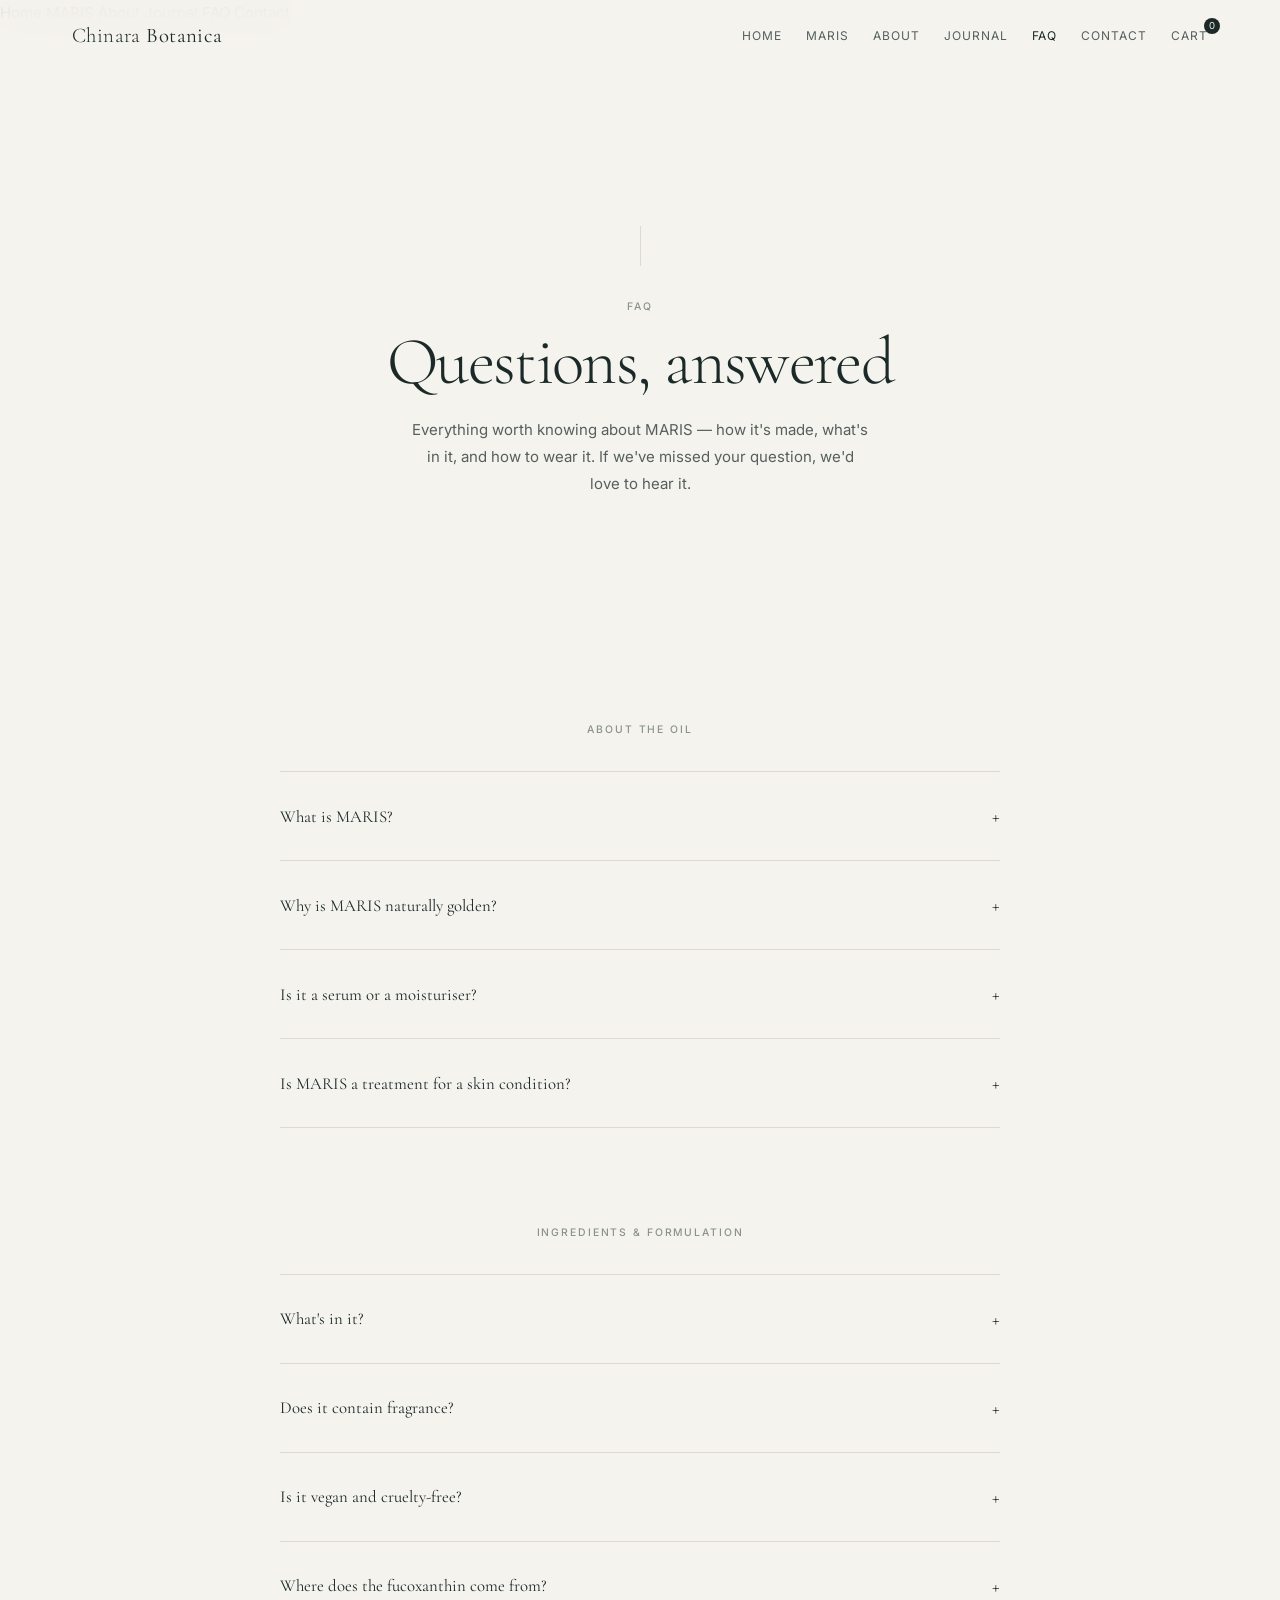
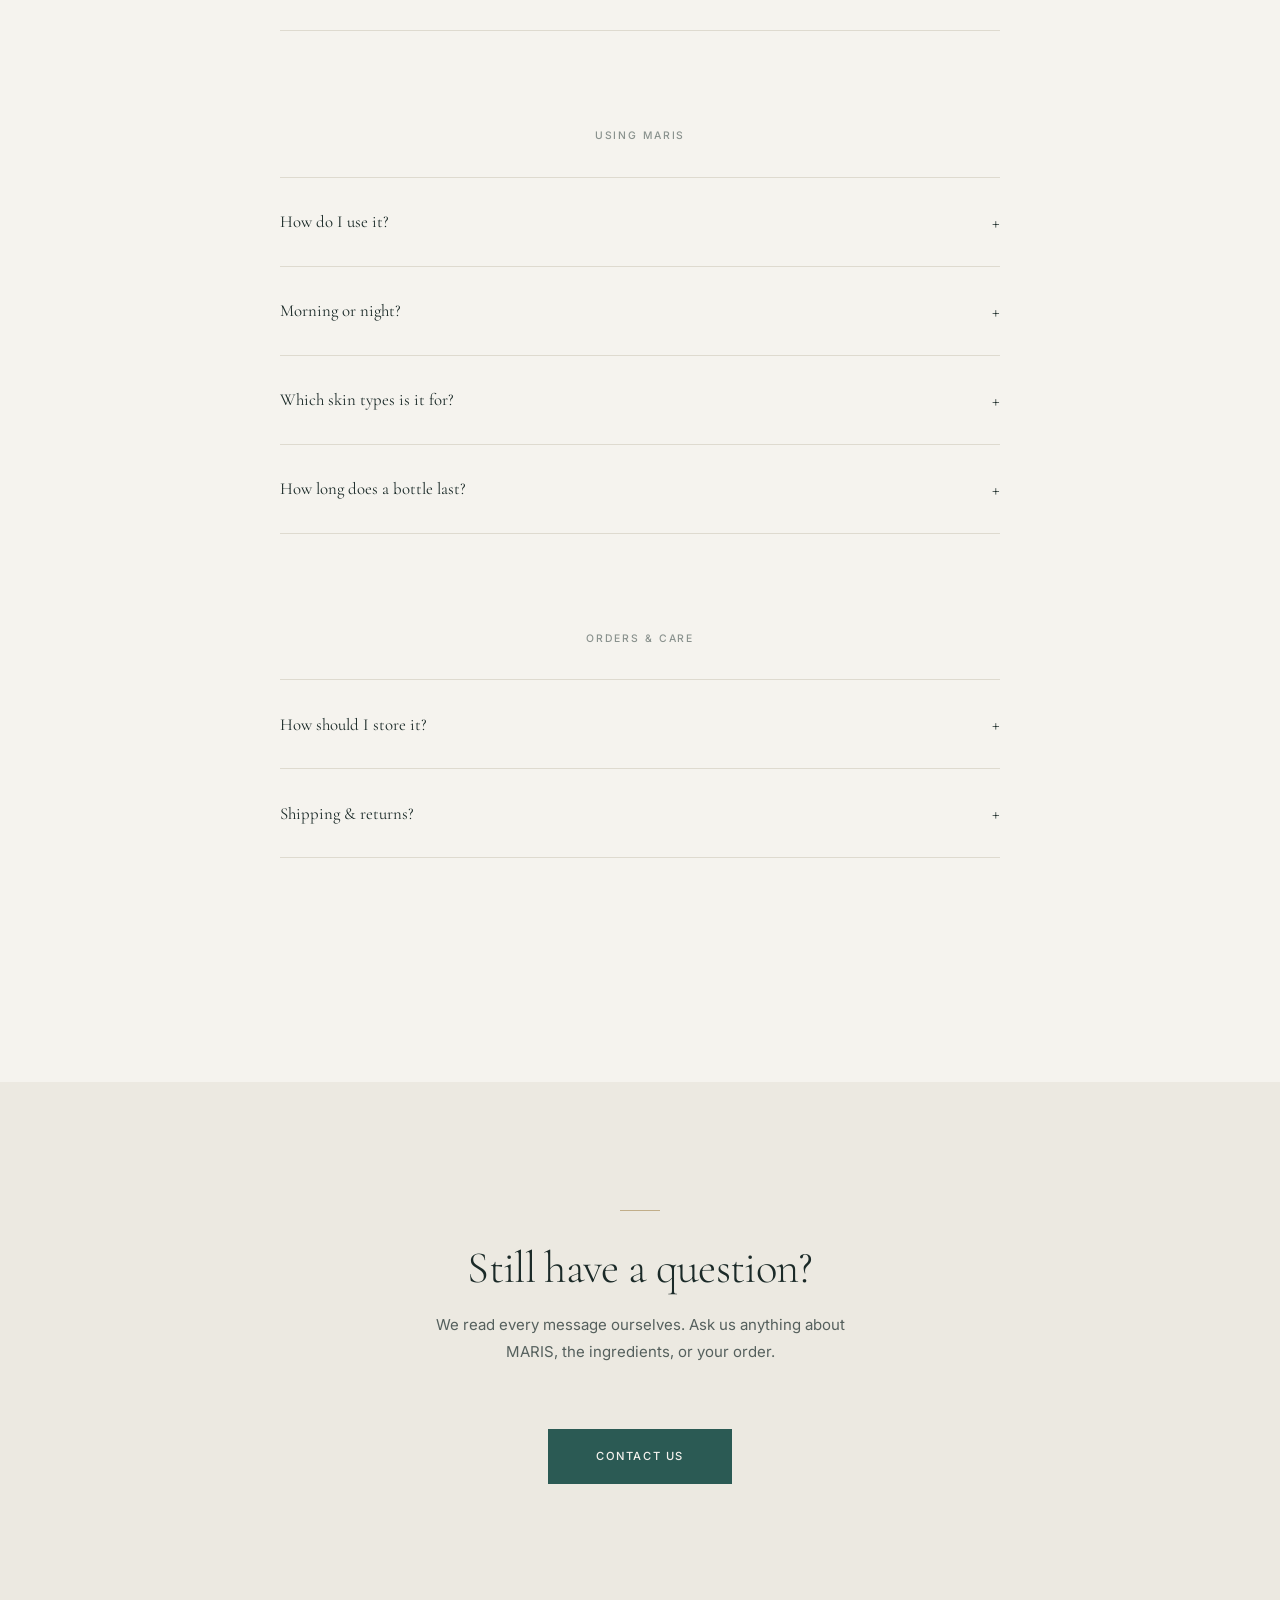
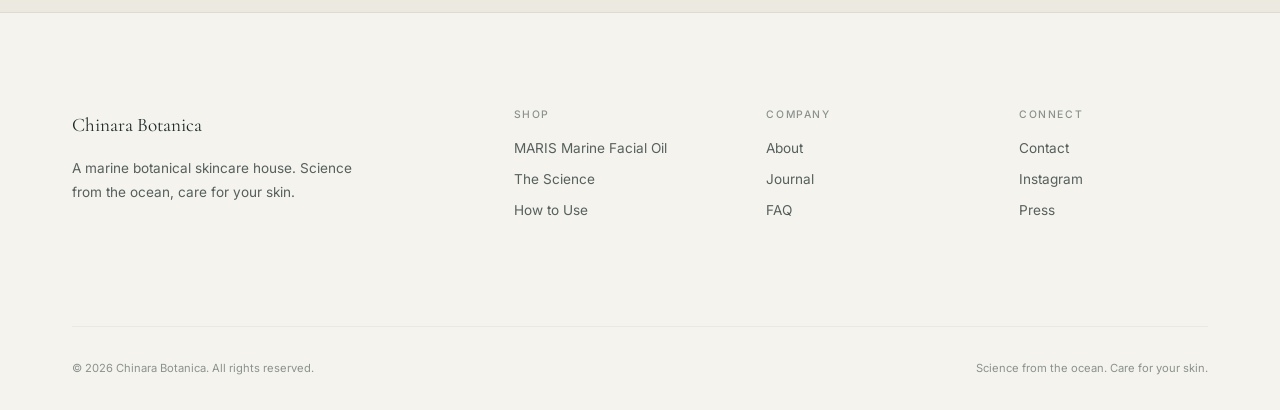
<file: faq.html>
<!DOCTYPE html>
<html lang="en">
<head>
  <meta charset="UTF-8">
  <meta name="viewport" content="width=device-width, initial-scale=1.0">
  <title>FAQ — Chinara Botanica</title>
  <meta name="description" content="Questions and answers about MARIS Marine Facial Oil — ingredients, fragrance-free formulation, how to use, sourcing, and care.">
  <link rel="preconnect" href="https://fonts.googleapis.com">
  <link rel="preconnect" href="https://fonts.gstatic.com" crossorigin>
  <link href="https://fonts.googleapis.com/css2?family=Cormorant+Garamond:ital,wght@0,300;0,400;0,500;1,300;1,400&family=Inter:wght@300;400;500&display=swap" rel="stylesheet">
  <link rel="stylesheet" href="css/style.css">
</head>
<body class="page-faq">

  <!-- Header -->
  <header class="header" id="header">
    <div class="header__inner">
      <a href="index.html" class="header__logo"><span>Chinara</span> Botanica</a>
      <nav class="header__nav">
        <a href="index.html">Home</a>
        <a href="product.html">MARIS</a>
        <a href="about.html">About</a>
        <a href="journal.html">Journal</a>
        <a href="faq.html" class="active">FAQ</a>
        <a href="contact.html">Contact</a>
        <a href="#" class="header__cart">Cart <span class="header__cart-count">0</span></a>
      </nav>
      <button class="header__menu-btn" id="menuBtn" aria-label="Open menu">
        <span></span><span></span><span></span>
      </button>
    </div>
  </header>

  <!-- Mobile Nav -->
  <div class="mobile-nav" id="mobileNav">
    <a href="index.html">Home</a>
    <a href="product.html">MARIS</a>
    <a href="about.html">About</a>
    <a href="journal.html">Journal</a>
    <a href="faq.html" class="active">FAQ</a>
    <a href="contact.html">Contact</a>
  </div>

  <!-- FAQ Hero -->
  <section class="coll-hero">
    <div class="container">
      <div class="coll-hero__inner">
        <div class="coll-hero__line fade-up delay-1"></div>
        <p class="label fade-up delay-2">FAQ</p>
        <h1 class="fade-up delay-3">Questions, answered</h1>
        <p class="coll-hero__desc fade-up delay-4">Everything worth knowing about MARIS — how it's made, what's in it, and how to wear it. If we've missed your question, we'd love to hear it.</p>
      </div>
    </div>
  </section>

  <!-- FAQ Content -->
  <section class="section faq-section">
    <div class="container">

      <div class="faq-group fade-in">
        <span class="label faq-group__label">About the Oil</span>
        <div class="accordion">
          <div class="accordion__item">
            <button class="accordion__trigger">What is MARIS? <span class="accordion__icon">+</span></button>
            <div class="accordion__content"><div class="accordion__content-inner">
              MARIS is a lightweight, waterless (anhydrous) marine facial oil. It's formulated around marine-derived fucoxanthin — a golden carotenoid from brown algae — carried by squalane, jojoba seed oil, and rosehip seed oil, and finished with a little Vitamin E. One considered oil, made for daily use.
            </div></div>
          </div>
          <div class="accordion__item">
            <button class="accordion__trigger">Why is MARIS naturally golden? <span class="accordion__icon">+</span></button>
            <div class="accordion__content"><div class="accordion__content-inner">
              The colour comes from marine carotenoids, including fucoxanthin. Nothing is added to tint it. Because it's a botanical oil, the exact shade may vary a little from batch to batch — a sign of the ingredients, not a fault.
            </div></div>
          </div>
          <div class="accordion__item">
            <button class="accordion__trigger">Is it a serum or a moisturiser? <span class="accordion__icon">+</span></button>
            <div class="accordion__content"><div class="accordion__content-inner">
              MARIS is a facial oil — the nourishing final step of a routine. It's simple enough to wear on its own, or pressed over a water-based product. It seals in what comes before it.
            </div></div>
          </div>
          <div class="accordion__item">
            <button class="accordion__trigger">Is MARIS a treatment for a skin condition? <span class="accordion__icon">+</span></button>
            <div class="accordion__content"><div class="accordion__content-inner">
              No. MARIS is a cosmetic facial oil, made to care for the look and feel of the skin. It is not a medicine and makes no medical or therapeutic claims. If you have a specific skin concern, we'd always suggest speaking with a professional.
            </div></div>
          </div>
        </div>
      </div>

      <div class="faq-group fade-in">
        <span class="label faq-group__label">Ingredients &amp; Formulation</span>
        <div class="accordion">
          <div class="accordion__item">
            <button class="accordion__trigger">What's in it? <span class="accordion__icon">+</span></button>
            <div class="accordion__content"><div class="accordion__content-inner">
              Five ingredients, nothing hidden: Squalane, Jojoba Seed Oil, Rosehip Seed Oil, Marine-derived Fucoxanthin, and Tocopherol (Vitamin E). That's the complete formula.
            </div></div>
          </div>
          <div class="accordion__item">
            <button class="accordion__trigger">Does it contain fragrance? <span class="accordion__icon">+</span></button>
            <div class="accordion__content"><div class="accordion__content-inner">
              No. MARIS has no added fragrance and no essential oils. Any faint scent comes only from the oils themselves — never from added perfume.
            </div></div>
          </div>
          <div class="accordion__item">
            <button class="accordion__trigger">Is it vegan and cruelty-free? <span class="accordion__icon">+</span></button>
            <div class="accordion__content"><div class="accordion__content-inner">
              Yes. MARIS is vegan, and neither the oil nor its ingredients are tested on animals. The ingredients are plant- and marine-derived.
            </div></div>
          </div>
          <div class="accordion__item">
            <button class="accordion__trigger">Where does the fucoxanthin come from? <span class="accordion__icon">+</span></button>
            <div class="accordion__content"><div class="accordion__content-inner">
              From brown algae, obtained through managed, traceable sources. The sea is not an infinite shelf, so we take only what we need. You can read more on <a href="collection.html" class="journal-entry__more" style="text-transform:none;letter-spacing:0;font-size:1em;">The Science</a> page.
            </div></div>
          </div>
        </div>
      </div>

      <div class="faq-group fade-in">
        <span class="label faq-group__label">Using MARIS</span>
        <div class="accordion">
          <div class="accordion__item">
            <button class="accordion__trigger">How do I use it? <span class="accordion__icon">+</span></button>
            <div class="accordion__content"><div class="accordion__content-inner">
              After cleansing, warm three to four drops between your palms and press gently over the face and throat — no rubbing. Use it as the last step of your routine.
            </div></div>
          </div>
          <div class="accordion__item">
            <button class="accordion__trigger">Morning or night? <span class="accordion__icon">+</span></button>
            <div class="accordion__content"><div class="accordion__content-inner">
              Either, or both. MARIS is light and dry-touch, so it's comfortable to wear any time of day, every day.
            </div></div>
          </div>
          <div class="accordion__item">
            <button class="accordion__trigger">Which skin types is it for? <span class="accordion__icon">+</span></button>
            <div class="accordion__content"><div class="accordion__content-inner">
              MARIS is designed to feel comfortable on most skin. As with any new product, we suggest a small patch test on the inner arm first, and discontinuing use if any irritation occurs.
            </div></div>
          </div>
          <div class="accordion__item">
            <button class="accordion__trigger">How long does a bottle last? <span class="accordion__icon">+</span></button>
            <div class="accordion__content"><div class="accordion__content-inner">
              With daily use, a 30 ml bottle lasts roughly two to three months. A few drops is all it takes.
            </div></div>
          </div>
        </div>
      </div>

      <div class="faq-group fade-in">
        <span class="label faq-group__label">Orders &amp; Care</span>
        <div class="accordion">
          <div class="accordion__item">
            <button class="accordion__trigger">How should I store it? <span class="accordion__icon">+</span></button>
            <div class="accordion__content"><div class="accordion__content-inner">
              Keep the bottle closed and away from direct sunlight and heat, which protects the delicate oils. For best quality, use within twelve months of opening.
            </div></div>
          </div>
          <div class="accordion__item">
            <button class="accordion__trigger">Shipping &amp; returns? <span class="accordion__icon">+</span></button>
            <div class="accordion__content"><div class="accordion__content-inner">
              We offer complimentary shipping on orders over $120. If something isn't right with your order, please <a href="contact.html" class="journal-entry__more" style="text-transform:none;letter-spacing:0;font-size:1em;">contact us</a> and we'll make it right.
            </div></div>
          </div>
        </div>
      </div>

    </div>
  </section>

  <!-- Still have a question -->
  <section class="section section--large" style="text-align:center; background-color: var(--color-bg-warm);">
    <div class="container container--narrow fade-in">
      <div class="marine-rule"></div>
      <h2 style="margin: var(--space-md) 0 var(--space-sm); font-weight:300;">Still have a question?</h2>
      <p style="color: var(--color-text-light); max-width: 440px; margin: 0 auto var(--space-lg); line-height:1.8;">We read every message ourselves. Ask us anything about MARIS, the ingredients, or your order.</p>
      <a href="contact.html" class="btn btn--marine">Contact Us</a>
    </div>
  </section>

  <!-- Footer -->
  <footer class="footer">
    <div class="container">
      <div class="footer__grid">
        <div class="footer__brand">
          <p class="footer__brand-name">Chinara Botanica</p>
          <p class="footer__brand-desc">A marine botanical skincare house. Science from the ocean, care for your skin.</p>
        </div>
        <div class="footer__col">
          <h4>Shop</h4>
          <a href="product.html">MARIS Marine Facial Oil</a>
          <a href="collection.html">The Science</a>
          <a href="product.html">How to Use</a>
        </div>
        <div class="footer__col">
          <h4>Company</h4>
          <a href="about.html">About</a>
          <a href="journal.html">Journal</a>
          <a href="faq.html">FAQ</a>
        </div>
        <div class="footer__col">
          <h4>Connect</h4>
          <a href="contact.html">Contact</a>
          <a href="#">Instagram</a>
          <a href="#">Press</a>
        </div>
      </div>
      <div class="footer__bottom">
        <span>&copy; 2026 Chinara Botanica. All rights reserved.</span>
        <span>Science from the ocean. Care for your skin.</span>
      </div>
    </div>
  </footer>

  <script src="js/main.js"></script>
</body>
</html>
</file>
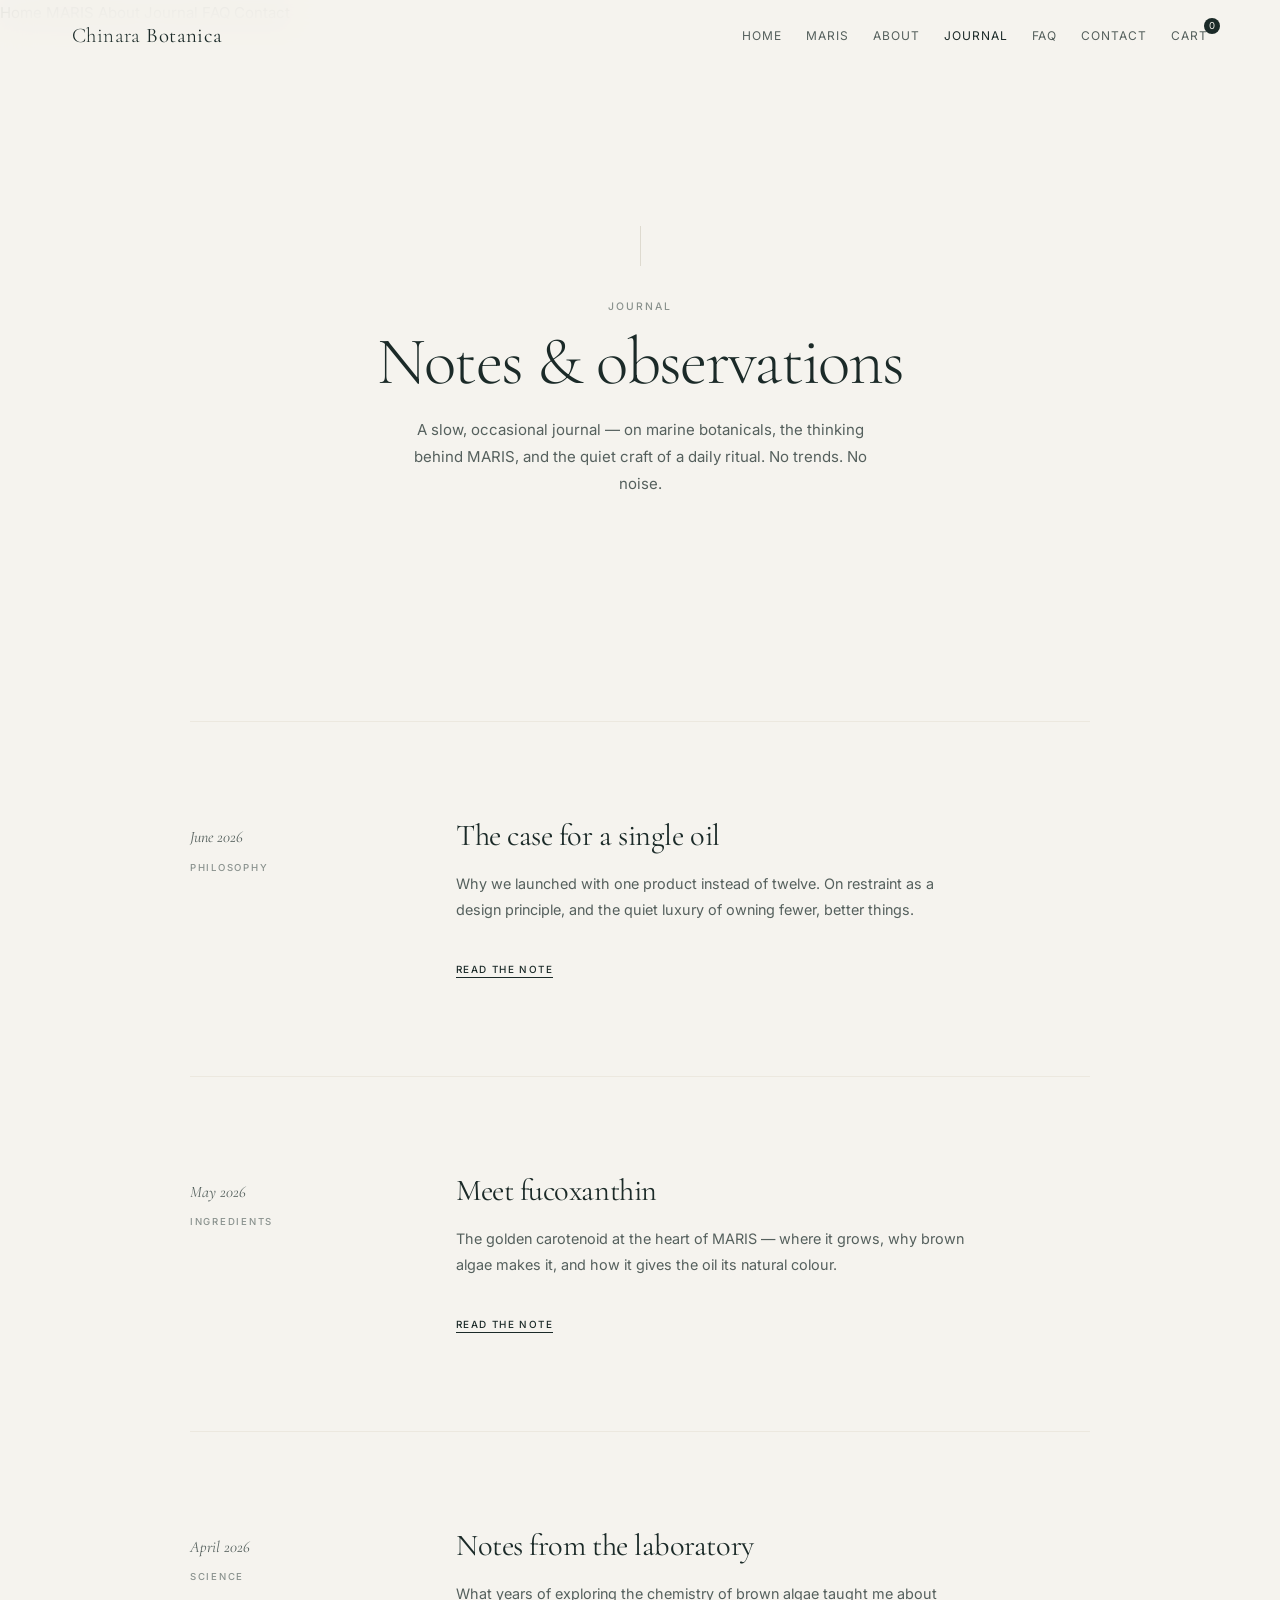
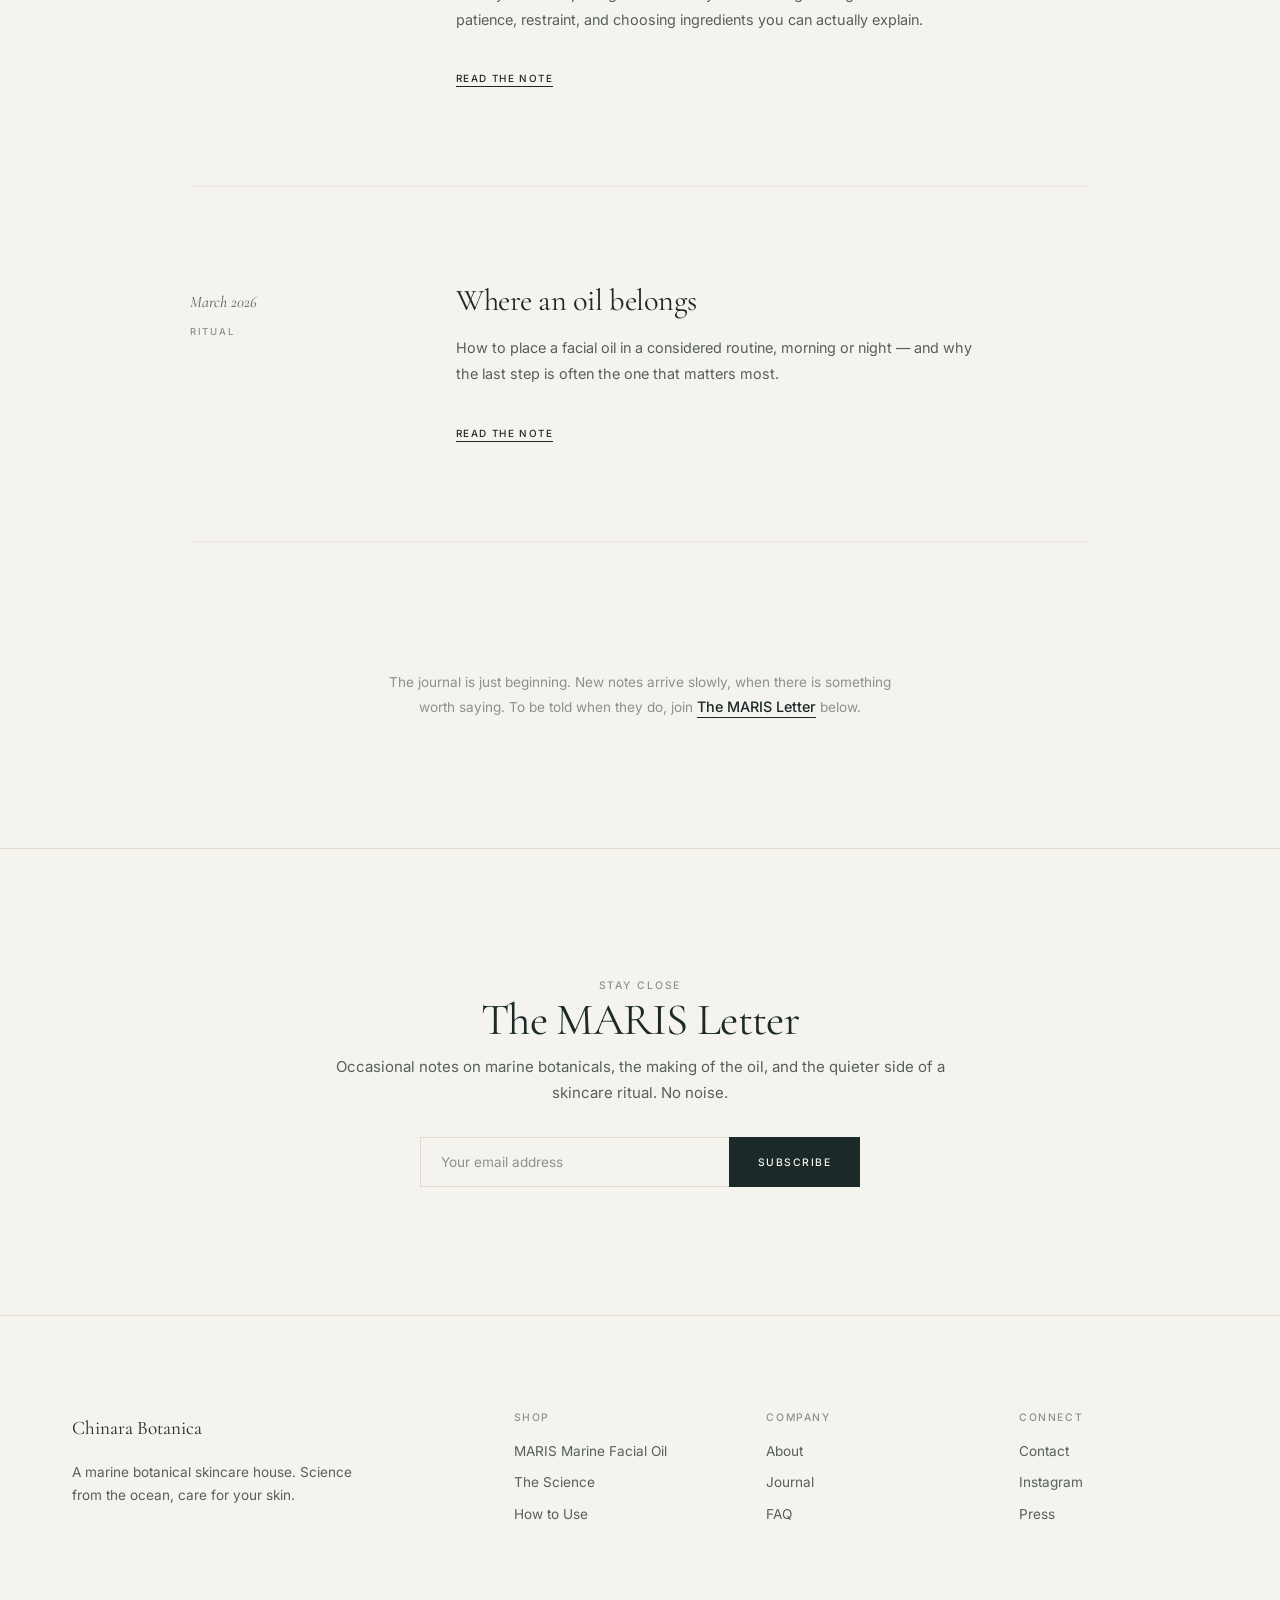
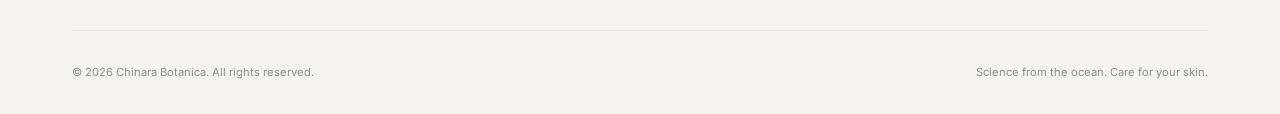
<file: journal.html>
<!DOCTYPE html>
<html lang="en">
<head>
  <meta charset="UTF-8">
  <meta name="viewport" content="width=device-width, initial-scale=1.0">
  <title>Journal — Chinara Botanica</title>
  <meta name="description" content="The Chinara Botanica journal — quiet notes on marine botanicals, fucoxanthin, thoughtful formulation, and the daily ritual behind MARIS.">
  <link rel="preconnect" href="https://fonts.googleapis.com">
  <link rel="preconnect" href="https://fonts.gstatic.com" crossorigin>
  <link href="https://fonts.googleapis.com/css2?family=Cormorant+Garamond:ital,wght@0,300;0,400;0,500;1,300;1,400&family=Inter:wght@300;400;500&display=swap" rel="stylesheet">
  <link rel="stylesheet" href="css/style.css">
</head>
<body class="page-journal">

  <!-- Header -->
  <header class="header" id="header">
    <div class="header__inner">
      <a href="index.html" class="header__logo"><span>Chinara</span> Botanica</a>
      <nav class="header__nav">
        <a href="index.html">Home</a>
        <a href="product.html">MARIS</a>
        <a href="about.html">About</a>
        <a href="journal.html" class="active">Journal</a>
        <a href="faq.html">FAQ</a>
        <a href="contact.html">Contact</a>
        <a href="#" class="header__cart">Cart <span class="header__cart-count">0</span></a>
      </nav>
      <button class="header__menu-btn" id="menuBtn" aria-label="Open menu">
        <span></span><span></span><span></span>
      </button>
    </div>
  </header>

  <!-- Mobile Nav -->
  <div class="mobile-nav" id="mobileNav">
    <a href="index.html">Home</a>
    <a href="product.html">MARIS</a>
    <a href="about.html">About</a>
    <a href="journal.html" class="active">Journal</a>
    <a href="faq.html">FAQ</a>
    <a href="contact.html">Contact</a>
  </div>

  <!-- Journal Hero -->
  <section class="coll-hero">
    <div class="container">
      <div class="coll-hero__inner">
        <div class="coll-hero__line fade-up delay-1"></div>
        <p class="label fade-up delay-2">Journal</p>
        <h1 class="fade-up delay-3">Notes &amp; observations</h1>
        <p class="coll-hero__desc fade-up delay-4">A slow, occasional journal — on marine botanicals, the thinking behind MARIS, and the quiet craft of a daily ritual. No trends. No noise.</p>
      </div>
    </div>
  </section>

  <!-- Journal List -->
  <section class="section coll-grid-section">
    <div class="container">
      <div class="journal-list">

        <article class="journal-entry fade-in">
          <div class="journal-entry__meta">
            <span class="journal-entry__date">June 2026</span>
            <span class="journal-entry__cat">Philosophy</span>
          </div>
          <div class="journal-entry__body">
            <h2 class="journal-entry__title">The case for a single oil</h2>
            <p class="journal-entry__excerpt">Why we launched with one product instead of twelve. On restraint as a design principle, and the quiet luxury of owning fewer, better things.</p>
            <a href="#" class="journal-entry__more">Read the note</a>
          </div>
        </article>

        <article class="journal-entry fade-in">
          <div class="journal-entry__meta">
            <span class="journal-entry__date">May 2026</span>
            <span class="journal-entry__cat">Ingredients</span>
          </div>
          <div class="journal-entry__body">
            <h2 class="journal-entry__title">Meet fucoxanthin</h2>
            <p class="journal-entry__excerpt">The golden carotenoid at the heart of MARIS — where it grows, why brown algae makes it, and how it gives the oil its natural colour.</p>
            <a href="collection.html" class="journal-entry__more">Read the note</a>
          </div>
        </article>

        <article class="journal-entry fade-in">
          <div class="journal-entry__meta">
            <span class="journal-entry__date">April 2026</span>
            <span class="journal-entry__cat">Science</span>
          </div>
          <div class="journal-entry__body">
            <h2 class="journal-entry__title">Notes from the laboratory</h2>
            <p class="journal-entry__excerpt">What years of exploring the chemistry of brown algae taught me about patience, restraint, and choosing ingredients you can actually explain.</p>
            <a href="collection.html" class="journal-entry__more">Read the note</a>
          </div>
        </article>

        <article class="journal-entry fade-in">
          <div class="journal-entry__meta">
            <span class="journal-entry__date">March 2026</span>
            <span class="journal-entry__cat">Ritual</span>
          </div>
          <div class="journal-entry__body">
            <h2 class="journal-entry__title">Where an oil belongs</h2>
            <p class="journal-entry__excerpt">How to place a facial oil in a considered routine, morning or night — and why the last step is often the one that matters most.</p>
            <a href="#" class="journal-entry__more">Read the note</a>
          </div>
        </article>

      </div>

      <p class="journal-note fade-in">The journal is just beginning. New notes arrive slowly, when there is something worth saying. To be told when they do, join <a href="#signup" class="journal-entry__more" style="text-transform:none;letter-spacing:0;font-size:0.9rem;">The MARIS Letter</a> below.</p>
    </div>
  </section>

  <!-- Email Signup -->
  <section class="section section--large signup" id="signup">
    <div class="container container--narrow fade-in">
      <p class="label">Stay Close</p>
      <h2>The MARIS Letter</h2>
      <p class="signup__text">Occasional notes on marine botanicals, the making of the oil, and the quieter side of a skincare ritual. No noise.</p>
      <form class="signup__form" onsubmit="event.preventDefault();">
        <input type="email" class="signup__input" placeholder="Your email address" required>
        <button type="submit" class="signup__submit">Subscribe</button>
      </form>
    </div>
  </section>

  <!-- Footer -->
  <footer class="footer">
    <div class="container">
      <div class="footer__grid">
        <div class="footer__brand">
          <p class="footer__brand-name">Chinara Botanica</p>
          <p class="footer__brand-desc">A marine botanical skincare house. Science from the ocean, care for your skin.</p>
        </div>
        <div class="footer__col">
          <h4>Shop</h4>
          <a href="product.html">MARIS Marine Facial Oil</a>
          <a href="collection.html">The Science</a>
          <a href="product.html">How to Use</a>
        </div>
        <div class="footer__col">
          <h4>Company</h4>
          <a href="about.html">About</a>
          <a href="journal.html">Journal</a>
          <a href="faq.html">FAQ</a>
        </div>
        <div class="footer__col">
          <h4>Connect</h4>
          <a href="contact.html">Contact</a>
          <a href="#">Instagram</a>
          <a href="#">Press</a>
        </div>
      </div>
      <div class="footer__bottom">
        <span>&copy; 2026 Chinara Botanica. All rights reserved.</span>
        <span>Science from the ocean. Care for your skin.</span>
      </div>
    </div>
  </footer>

  <script src="js/main.js"></script>
</body>
</html>
</file>
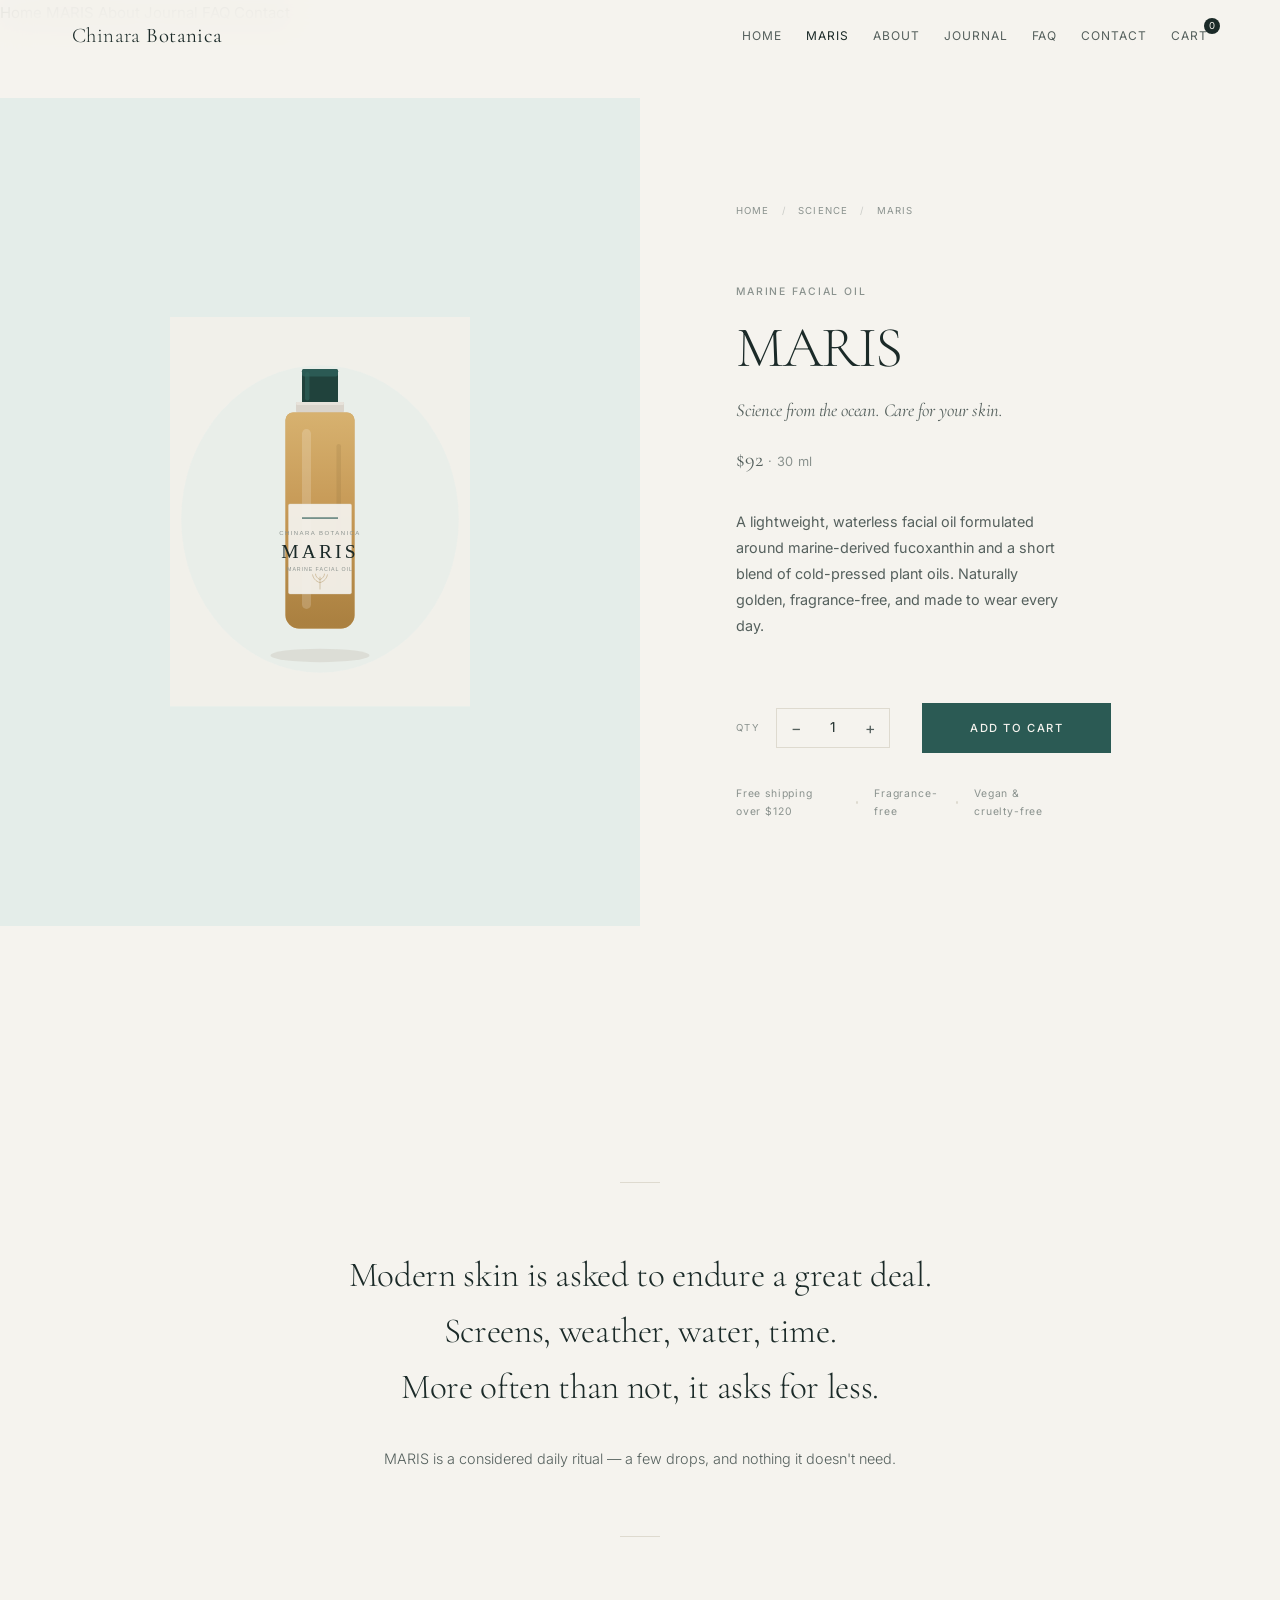
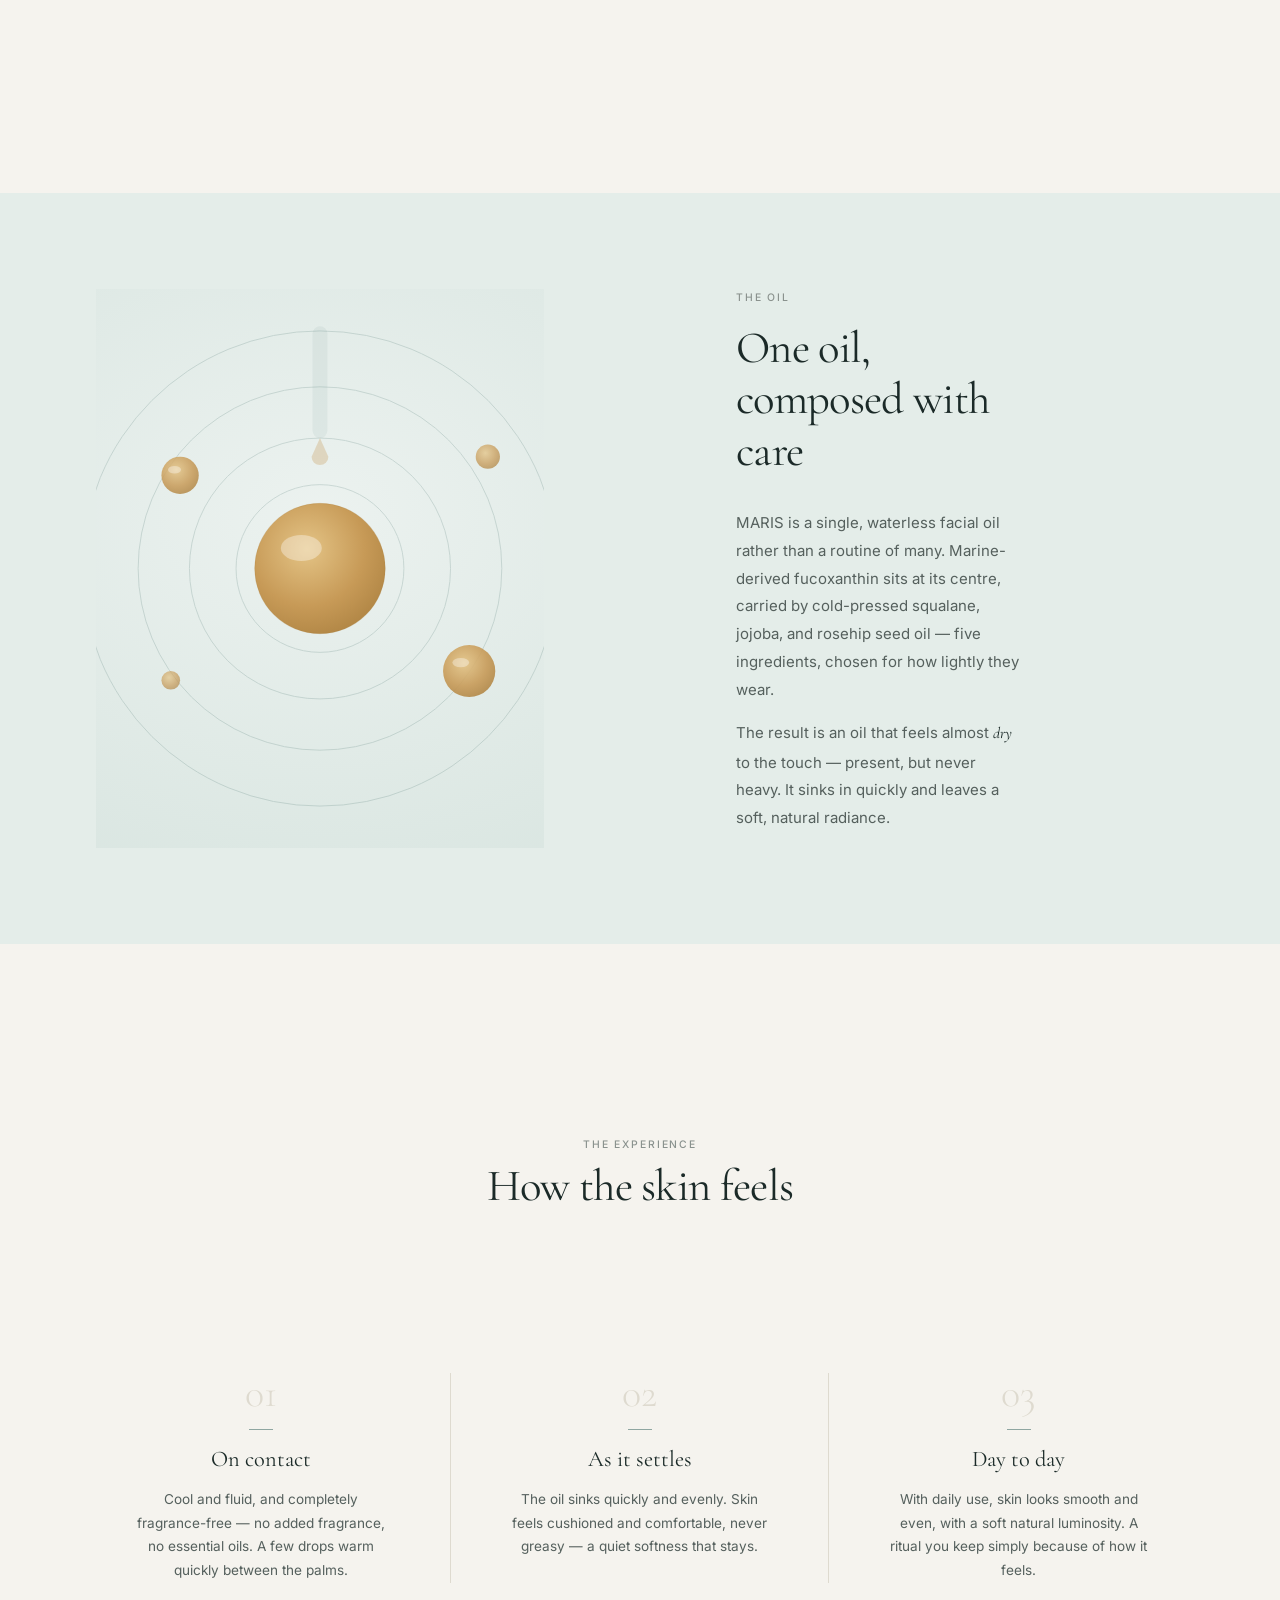
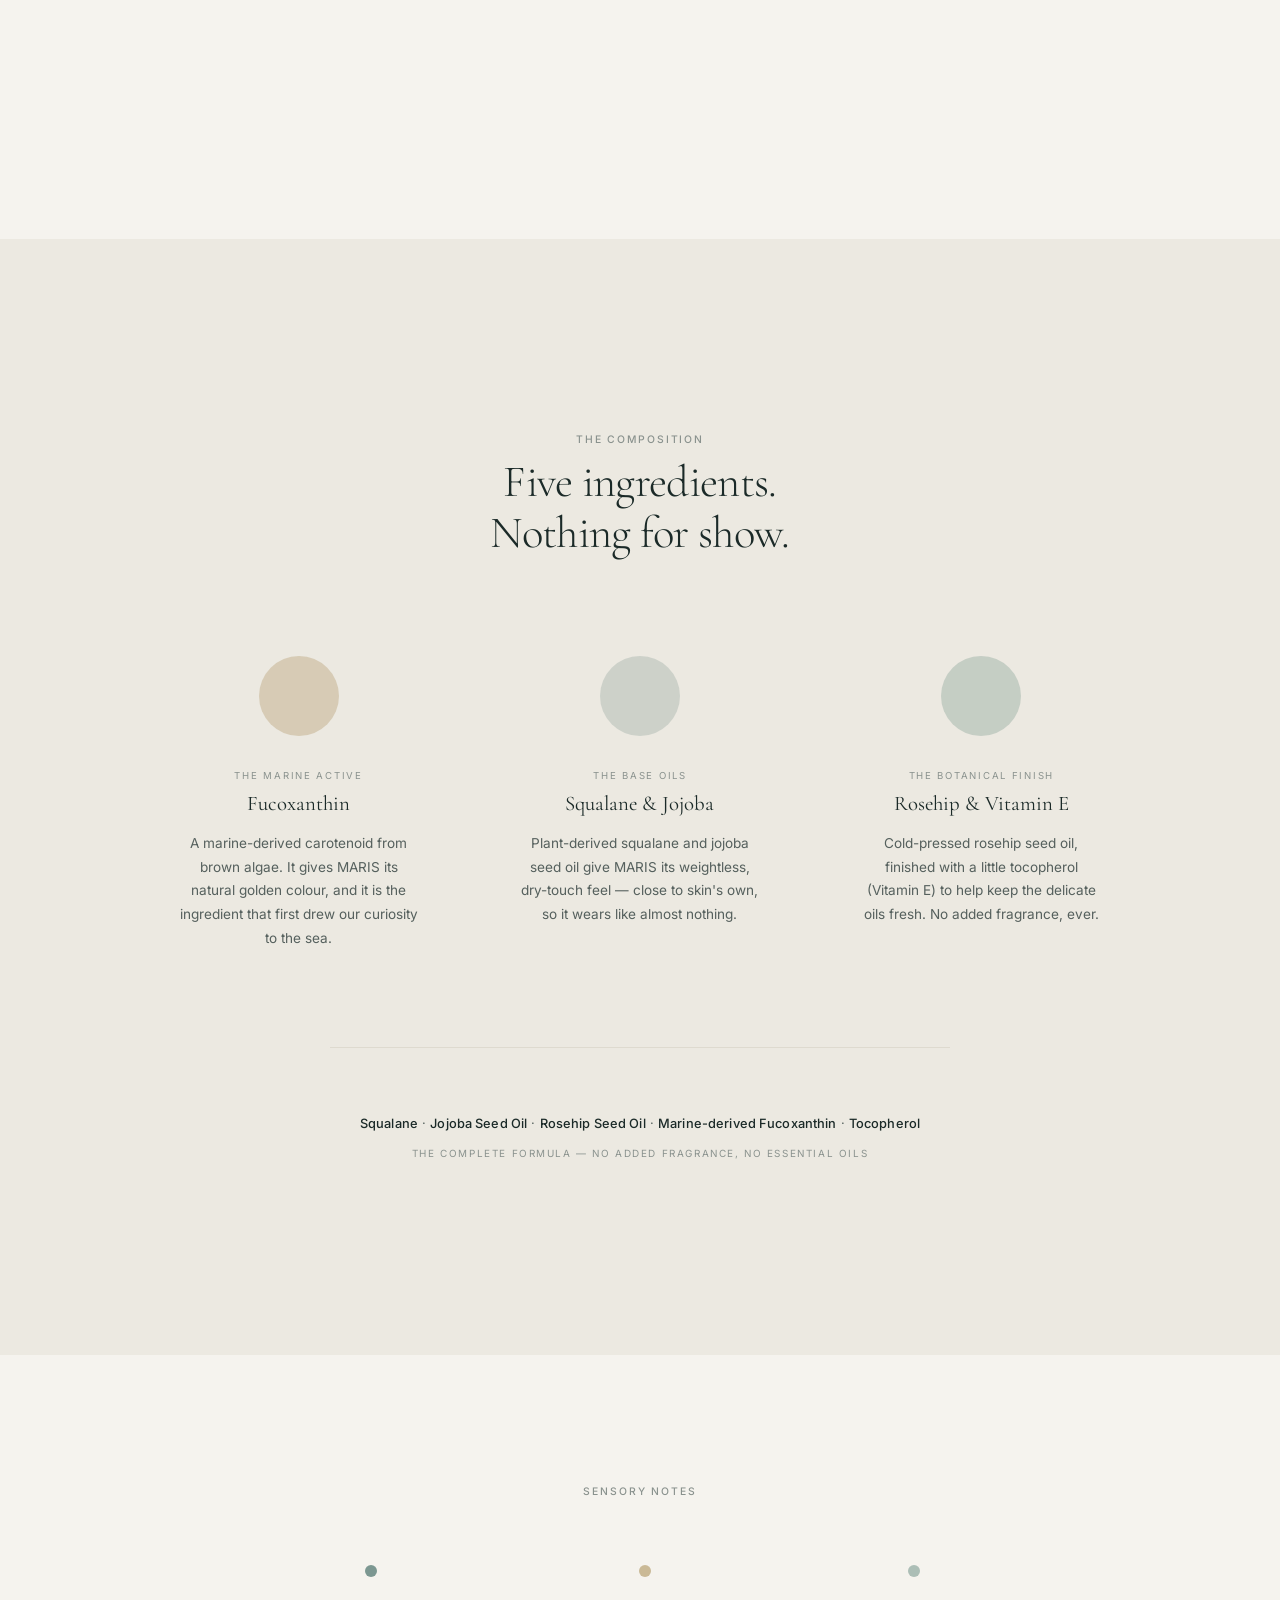
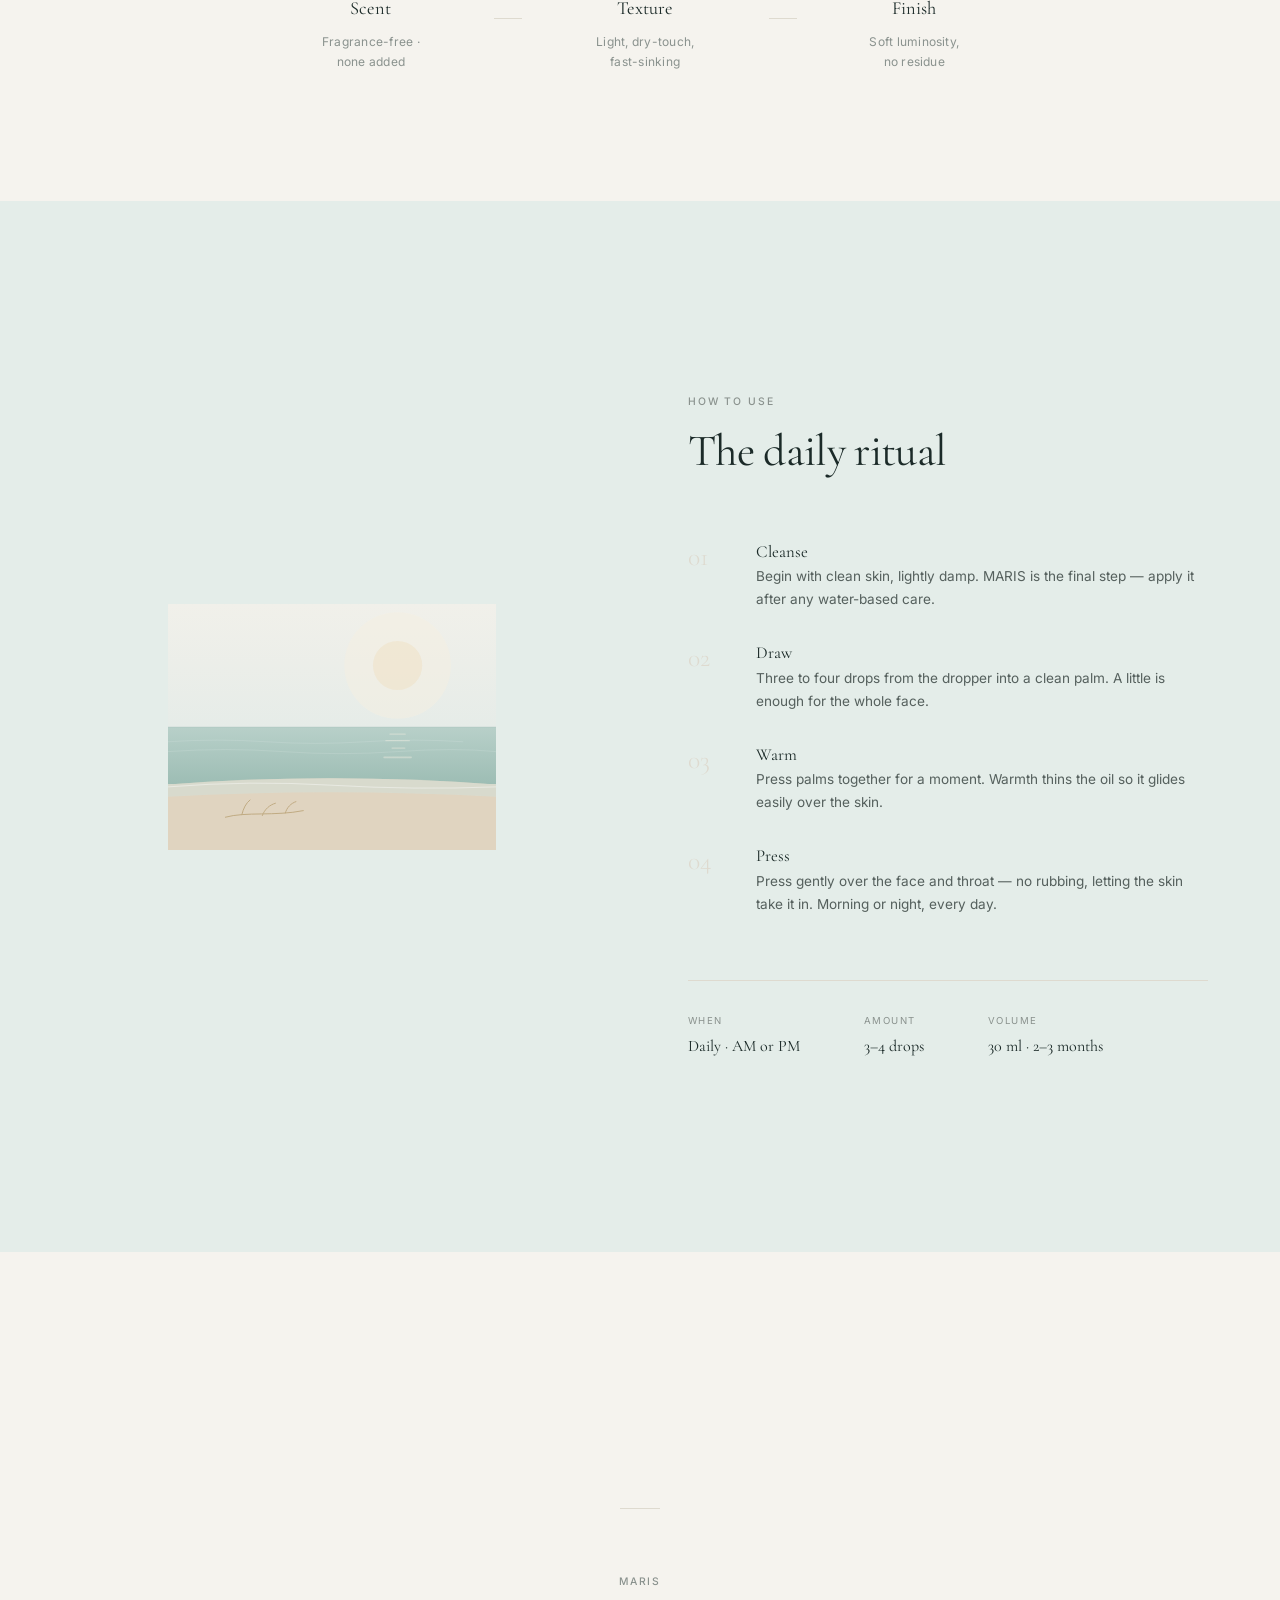
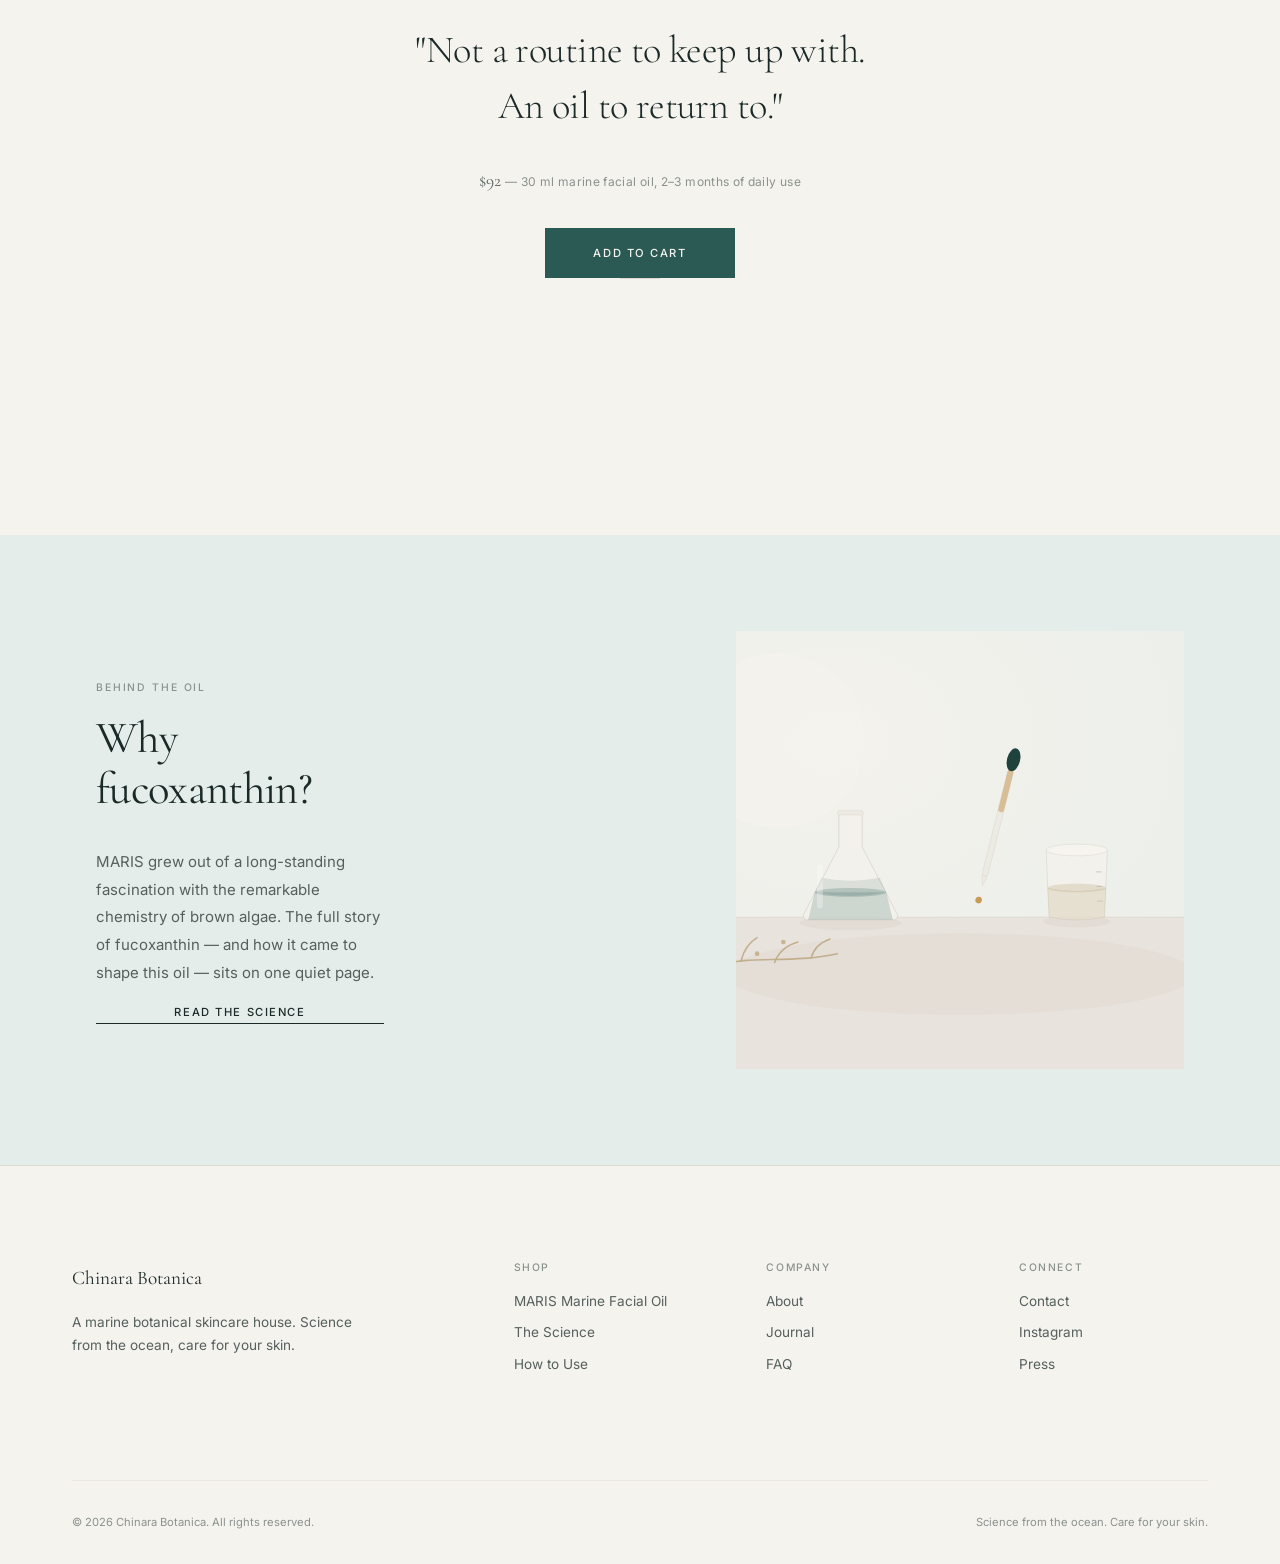
<file: product.html>
<!DOCTYPE html>
<html lang="en">
<head>
  <meta charset="UTF-8">
  <meta name="viewport" content="width=device-width, initial-scale=1.0">
  <title>MARIS — Marine Facial Oil · Chinara Botanica</title>
  <meta name="description" content="MARIS Marine Facial Oil — a lightweight, fragrance-free daily oil formulated around marine-derived fucoxanthin from brown algae, with squalane, jojoba, rosehip, and Vitamin E.">
  <link rel="preconnect" href="https://fonts.googleapis.com">
  <link rel="preconnect" href="https://fonts.gstatic.com" crossorigin>
  <link href="https://fonts.googleapis.com/css2?family=Cormorant+Garamond:ital,wght@0,300;0,400;0,500;1,300;1,400&family=Inter:wght@300;400;500&display=swap" rel="stylesheet">
  <link rel="stylesheet" href="css/style.css">
</head>
<body class="page-product">

  <!-- Header -->
  <header class="header header--product" id="header">
    <div class="header__inner">
      <a href="index.html" class="header__logo"><span>Chinara</span> Botanica</a>
      <nav class="header__nav">
        <a href="index.html">Home</a>
        <a href="product.html" class="active">MARIS</a>
        <a href="about.html">About</a>
        <a href="journal.html">Journal</a>
        <a href="faq.html">FAQ</a>
        <a href="contact.html">Contact</a>
        <a href="#" class="header__cart">Cart <span class="header__cart-count">0</span></a>
      </nav>
      <button class="header__menu-btn" id="menuBtn" aria-label="Open menu">
        <span></span><span></span><span></span>
      </button>
    </div>
  </header>

  <!-- Mobile Nav -->
  <div class="mobile-nav" id="mobileNav">
    <a href="index.html">Home</a>
    <a href="product.html" class="active">MARIS</a>
    <a href="about.html">About</a>
    <a href="journal.html">Journal</a>
    <a href="faq.html">FAQ</a>
    <a href="contact.html">Contact</a>
  </div>

  <!-- =========================================
       SECTION 1: PRODUCT HERO
       ========================================= -->
  <section class="pdp-hero">
    <div class="pdp-hero__gallery">
      <div class="pdp-hero__gallery-inner">
        <img src="img/bottle-maris.svg" alt="MARIS Marine Facial Oil — frosted amber dropper bottle with marine label" class="pdp-hero__product-img">
      </div>
    </div>

    <div class="pdp-hero__content">
      <nav class="pdp-hero__breadcrumb fade-up delay-1">
        <a href="index.html">Home</a>
        <span class="pdp-hero__breadcrumb-sep">/</span>
        <a href="collection.html">Science</a>
        <span class="pdp-hero__breadcrumb-sep">/</span>
        <span>MARIS</span>
      </nav>

      <div class="pdp-hero__text">
        <p class="label fade-up delay-2">Marine Facial Oil</p>
        <h1 class="fade-up delay-3">MARIS</h1>
        <p class="pdp-hero__tagline fade-up delay-4"><em>Science from the ocean. Care for your skin.</em></p>
        <p class="pdp-hero__price fade-up delay-4">$92 <span style="font-family:var(--font-sans);font-size:0.8rem;color:var(--color-text-muted);letter-spacing:0.03em;">· 30 ml</span></p>
        <p class="pdp-hero__desc fade-up delay-5">A lightweight, waterless facial oil formulated around marine-derived fucoxanthin and a short blend of cold-pressed plant oils. Naturally golden, fragrance-free, and made to wear every day.</p>
      </div>

      <div class="pdp-hero__purchase fade-up delay-5">
        <div class="pdp-hero__quantity">
          <span class="pdp-hero__quantity-label">Qty</span>
          <div class="pdp-hero__quantity-control">
            <button id="qtyMinus" aria-label="Decrease quantity">&minus;</button>
            <span id="qtyValue">1</span>
            <button id="qtyPlus" aria-label="Increase quantity">+</button>
          </div>
        </div>
        <button class="btn btn--marine" id="addToCart">Add to Cart</button>
      </div>

      <div class="pdp-hero__micro fade-up delay-6">
        <span>Free shipping over $120</span>
        <span class="pdp-hero__micro-sep"></span>
        <span>Fragrance-free</span>
        <span class="pdp-hero__micro-sep"></span>
        <span>Vegan &amp; cruelty-free</span>
      </div>
    </div>
  </section>

  <!-- =========================================
       SECTION 2: THE CONCERN
       ========================================= -->
  <section class="pdp-problem">
    <div class="container container--narrow">
      <div class="pdp-problem__inner fade-in">
        <div class="pdp-problem__line"></div>
        <p class="pdp-problem__text">Modern skin is asked to endure a great deal.<br>Screens, weather, water, time.<br>More often than not, it asks for less.</p>
        <p class="pdp-problem__sub">MARIS is a considered daily ritual — a few drops, and nothing it doesn't need.</p>
        <div class="pdp-problem__line"></div>
      </div>
    </div>
  </section>

  <!-- =========================================
       SECTION 3: THE OIL
       ========================================= -->
  <section class="pdp-solution">
    <div class="pdp-solution__grid">
      <div class="pdp-solution__visual fade-in">
        <img src="img/scene-drop.svg" alt="Suspended golden droplets of marine facial oil" class="pdp-solution__img">
      </div>
      <div class="pdp-solution__content fade-in">
        <p class="label">The Oil</p>
        <h2>One oil, composed with care</h2>
        <p class="pdp-solution__desc">MARIS is a single, waterless facial oil rather than a routine of many. Marine-derived fucoxanthin sits at its centre, carried by cold-pressed squalane, jojoba, and rosehip seed oil — five ingredients, chosen for how lightly they wear.</p>
        <p class="pdp-solution__desc">The result is an oil that feels almost <em>dry</em> to the touch — present, but never heavy. It sinks in quickly and leaves a soft, natural radiance.</p>
      </div>
    </div>
  </section>

  <!-- =========================================
       SECTION 4: HOW SKIN FEELS
       ========================================= -->
  <section class="pdp-experience">
    <div class="container">
      <div class="pdp-experience__header fade-in">
        <p class="label">The Experience</p>
        <h2>How the skin feels</h2>
      </div>
      <div class="pdp-experience__stages">
        <div class="pdp-experience__stage fade-in">
          <div class="pdp-experience__stage-number">01</div>
          <div class="pdp-experience__stage-line"></div>
          <h3>On contact</h3>
          <p>Cool and fluid, and completely fragrance-free — no added fragrance, no essential oils. A few drops warm quickly between the palms.</p>
        </div>
        <div class="pdp-experience__stage fade-in">
          <div class="pdp-experience__stage-number">02</div>
          <div class="pdp-experience__stage-line"></div>
          <h3>As it settles</h3>
          <p>The oil sinks quickly and evenly. Skin feels cushioned and comfortable, never greasy — a quiet softness that stays.</p>
        </div>
        <div class="pdp-experience__stage fade-in">
          <div class="pdp-experience__stage-number">03</div>
          <div class="pdp-experience__stage-line"></div>
          <h3>Day to day</h3>
          <p>With daily use, skin looks smooth and even, with a soft natural luminosity. A ritual you keep simply because of how it feels.</p>
        </div>
      </div>
    </div>
  </section>

  <!-- =========================================
       SECTION 5: COMPOSITION
       ========================================= -->
  <section class="pdp-composition">
    <div class="container">
      <div class="pdp-composition__header fade-in">
        <p class="label">The Composition</p>
        <h2>Five ingredients.<br>Nothing for show.</h2>
      </div>
      <div class="pdp-composition__grid">
        <div class="pdp-composition__item fade-in">
          <div class="pdp-composition__item-visual">
            <div class="pdp-composition__item-circle" style="background-color: rgba(166, 136, 79, 0.30);"></div>
          </div>
          <div class="pdp-composition__item-content">
            <span class="pdp-composition__item-role">The Marine Active</span>
            <h3>Fucoxanthin</h3>
            <p>A marine-derived carotenoid from brown algae. It gives MARIS its natural golden colour, and it is the ingredient that first drew our curiosity to the sea.</p>
          </div>
        </div>
        <div class="pdp-composition__item fade-in">
          <div class="pdp-composition__item-visual">
            <div class="pdp-composition__item-circle" style="background-color: rgba(43, 90, 84, 0.16);"></div>
          </div>
          <div class="pdp-composition__item-content">
            <span class="pdp-composition__item-role">The Base Oils</span>
            <h3>Squalane &amp; Jojoba</h3>
            <p>Plant-derived squalane and jojoba seed oil give MARIS its weightless, dry-touch feel — close to skin's own, so it wears like almost nothing.</p>
          </div>
        </div>
        <div class="pdp-composition__item fade-in">
          <div class="pdp-composition__item-visual">
            <div class="pdp-composition__item-circle" style="background-color: rgba(62, 110, 98, 0.22);"></div>
          </div>
          <div class="pdp-composition__item-content">
            <span class="pdp-composition__item-role">The Botanical Finish</span>
            <h3>Rosehip &amp; Vitamin E</h3>
            <p>Cold-pressed rosehip seed oil, finished with a little tocopherol (Vitamin E) to help keep the delicate oils fresh. No added fragrance, ever.</p>
          </div>
        </div>
      </div>
      <p class="pdp-composition__formula fade-in">
        <strong>Squalane</strong> · <strong>Jojoba Seed Oil</strong> · <strong>Rosehip Seed Oil</strong> · <strong>Marine-derived Fucoxanthin</strong> · <strong>Tocopherol</strong>
        <span>The complete formula — no added fragrance, no essential oils</span>
      </p>
    </div>
  </section>

  <!-- =========================================
       SECTION 6: SENSORY NOTES
       ========================================= -->
  <section class="pdp-notes">
    <div class="container container--narrow">
      <div class="pdp-notes__inner fade-in">
        <p class="label">Sensory Notes</p>
        <div class="pdp-notes__items">
          <div class="pdp-notes__item">
            <div class="pdp-notes__dot" style="background-color: rgba(43, 90, 84, 0.6);"></div>
            <span class="pdp-notes__name">Scent</span>
            <span class="pdp-notes__desc">Fragrance-free · none added</span>
          </div>
          <div class="pdp-notes__sep"></div>
          <div class="pdp-notes__item">
            <div class="pdp-notes__dot" style="background-color: rgba(166, 136, 79, 0.55);"></div>
            <span class="pdp-notes__name">Texture</span>
            <span class="pdp-notes__desc">Light, dry-touch, fast-sinking</span>
          </div>
          <div class="pdp-notes__sep"></div>
          <div class="pdp-notes__item">
            <div class="pdp-notes__dot" style="background-color: rgba(62, 110, 98, 0.4);"></div>
            <span class="pdp-notes__name">Finish</span>
            <span class="pdp-notes__desc">Soft luminosity, no residue</span>
          </div>
        </div>
      </div>
    </div>
  </section>

  <!-- =========================================
       SECTION 7: THE RITUAL / HOW TO USE
       ========================================= -->
  <section class="pdp-ritual">
    <div class="container">
      <div class="pdp-ritual__grid">
        <div class="pdp-ritual__visual fade-in">
          <img src="img/scene-shore.svg" alt="A calm shoreline at low light with brown algae on the sand" class="pdp-ritual__img">
        </div>
        <div class="pdp-ritual__content fade-in">
          <p class="label">How to Use</p>
          <h2>The daily ritual</h2>
          <div class="pdp-ritual__steps">
            <div class="pdp-ritual__step">
              <span class="pdp-ritual__step-num">01</span>
              <div>
                <h4>Cleanse</h4>
                <p>Begin with clean skin, lightly damp. MARIS is the final step — apply it after any water-based care.</p>
              </div>
            </div>
            <div class="pdp-ritual__step">
              <span class="pdp-ritual__step-num">02</span>
              <div>
                <h4>Draw</h4>
                <p>Three to four drops from the dropper into a clean palm. A little is enough for the whole face.</p>
              </div>
            </div>
            <div class="pdp-ritual__step">
              <span class="pdp-ritual__step-num">03</span>
              <div>
                <h4>Warm</h4>
                <p>Press palms together for a moment. Warmth thins the oil so it glides easily over the skin.</p>
              </div>
            </div>
            <div class="pdp-ritual__step">
              <span class="pdp-ritual__step-num">04</span>
              <div>
                <h4>Press</h4>
                <p>Press gently over the face and throat — no rubbing, letting the skin take it in. Morning or night, every day.</p>
              </div>
            </div>
          </div>
          <div class="pdp-ritual__specs">
            <div class="pdp-ritual__spec">
              <dt>When</dt>
              <dd>Daily · AM or PM</dd>
            </div>
            <div class="pdp-ritual__spec">
              <dt>Amount</dt>
              <dd>3–4 drops</dd>
            </div>
            <div class="pdp-ritual__spec">
              <dt>Volume</dt>
              <dd>30 ml · 2–3 months</dd>
            </div>
          </div>
        </div>
      </div>
    </div>
  </section>

  <!-- =========================================
       SECTION 8: FINAL CTA
       ========================================= -->
  <section class="pdp-final-cta">
    <div class="container container--narrow">
      <div class="pdp-final-cta__inner fade-in">
        <div class="pdp-final-cta__line"></div>
        <p class="label">MARIS</p>
        <p class="pdp-final-cta__quote">"Not a routine to keep up with.<br>An oil to return to."</p>
        <p class="pdp-final-cta__price">$92 <span>— 30 ml marine facial oil, 2–3 months of daily use</span></p>
        <button class="btn btn--marine" id="addToCartBottom">Add to Cart</button>
        <div class="pdp-final-cta__line"></div>
      </div>
    </div>
  </section>

  <!-- =========================================
       THE SCIENCE — CROSS LINK
       ========================================= -->
  <section class="pdp-solution">
    <div class="pdp-solution__grid">
      <div class="pdp-solution__content fade-in">
        <p class="label">Behind the Oil</p>
        <h2>Why fucoxanthin?</h2>
        <p class="pdp-solution__desc">MARIS grew out of a long-standing fascination with the remarkable chemistry of brown algae. The full story of fucoxanthin — and how it came to shape this oil — sits on one quiet page.</p>
        <a href="collection.html" class="btn btn--link">Read the Science</a>
      </div>
      <div class="pdp-solution__visual fade-in">
        <img src="img/scene-lab.svg" alt="A calm formulation bench with a flask of marine extract and a dropper" class="pdp-solution__img">
      </div>
    </div>
  </section>

  <!-- Footer -->
  <footer class="footer">
    <div class="container">
      <div class="footer__grid">
        <div class="footer__brand">
          <p class="footer__brand-name">Chinara Botanica</p>
          <p class="footer__brand-desc">A marine botanical skincare house. Science from the ocean, care for your skin.</p>
        </div>
        <div class="footer__col">
          <h4>Shop</h4>
          <a href="product.html">MARIS Marine Facial Oil</a>
          <a href="collection.html">The Science</a>
          <a href="product.html">How to Use</a>
        </div>
        <div class="footer__col">
          <h4>Company</h4>
          <a href="about.html">About</a>
          <a href="journal.html">Journal</a>
          <a href="faq.html">FAQ</a>
        </div>
        <div class="footer__col">
          <h4>Connect</h4>
          <a href="contact.html">Contact</a>
          <a href="#">Instagram</a>
          <a href="#">Press</a>
        </div>
      </div>
      <div class="footer__bottom">
        <span>&copy; 2026 Chinara Botanica. All rights reserved.</span>
        <span>Science from the ocean. Care for your skin.</span>
      </div>
    </div>
  </footer>

  <script src="js/main.js"></script>
</body>
</html>
</file>
<file: css/style.css>
/* ===================================
   Chinara Botanica — Design System
   MARIS · Marine Botanical Skincare
   Science from the ocean. Care for your skin.
   =================================== */

/* --- Reset & Base --- */
*, *::before, *::after{
  margin: 0;
  padding: 0;
  box-sizing: border-box;
}

:root{
  /* Base — warm paper, quietly cool-neutral */
  --color-bg: #F5F3EE;
  --color-bg-warm: #ECE9E1;
  --color-bg-deep: #E2DFD5;
  --color-text: #1B2A28;        /* deep marine ink */
  --color-text-light: #55605D;
  --color-text-muted: #8A928E;
  --color-border: #DEDACF;
  --color-border-light: #ECE8DF;
  --color-white: #FFFFFF;

  /* Marine palette */
  --color-deep: #12312C;        /* abyssal — darkest marine */
  --color-marine: #2B5A54;      /* primary marine teal */
  --color-kelp: #3E6E62;        /* kelp */
  --color-sea-glass: #A7C5BD;   /* sea glass */
  --color-foam: #D7E4DF;        /* sea foam, pale */
  --color-algae: #A6884F;       /* brown algae gold / the oil */
  --color-sand: #D8CEBC;        /* shoreline sand */

  /* Legacy accent aliases — mapped to marine so any stray reference stays on-brand */
  --color-refresh: var(--color-foam);
  --color-daily: var(--color-sand);
  --color-study: var(--color-marine);
  --color-postmeal: var(--color-kelp);
  --color-evening: var(--color-sea-glass);

  /* Marine foam surface (replaces old greenish PDP panels) */
  --color-surface-marine: #E4EDE9;

  /* Typography */
  --font-serif: 'Cormorant Garamond', 'Georgia', serif;
  --font-sans: 'Inter', 'Helvetica Neue', sans-serif;

  /* Spacing */
  --space-xs: 0.5rem;
  --space-sm: 1rem;
  --space-md: 2rem;
  --space-lg: 4rem;
  --space-xl: 6rem;
  --space-2xl: 8rem;
  --space-3xl: 12rem;

  /* Max widths */
  --max-width: 1200px;
  --max-width-narrow: 720px;
}

html{
  font-size: 16px;
  scroll-behavior: smooth;
  -webkit-font-smoothing: antialiased;
  -moz-osx-font-smoothing: grayscale;
}

body{
  font-family: var(--font-sans);
  font-weight: 400;
  font-size: 0.9375rem;
  line-height: 1.7;
  color: var(--color-text);
  background-color: var(--color-bg);
  overflow-x: hidden;
}

img{
  max-width: 100%;
  height: auto;
  display: block;
}

/* Product & scene images — fill their containers */
.featured__img,
.pdp-hero__product-img,
.pdp-solution__img,
.pdp-ritual__img {
  width: 100%;
  height: 100%;
  object-fit: cover;
}

a{
  color: inherit;
  text-decoration: none;
}

ul, ol{ list-style: none; }

button{
  font-family: inherit;
  cursor: pointer;
  border: none;
  background: none;
}

/* --- Typography --- */
h1, h2, h3, h4{
  font-family: var(--font-serif);
  font-weight: 400;
  line-height: 1.15;
  color: var(--color-text);
}

h1{ font-size: clamp(2.4rem, 5.5vw, 4.2rem); letter-spacing: -0.025em; }
h2{ font-size: clamp(1.8rem, 4vw, 2.8rem); letter-spacing: -0.015em; }
h3{ font-size: clamp(1.3rem, 2.5vw, 1.8rem); }
h4{ font-size: 1.15rem; }

.label{
  font-family: var(--font-sans);
  font-size: 0.65rem;
  font-weight: 500;
  letter-spacing: 0.18em;
  text-transform: uppercase;
  color: var(--color-text-muted);
}

/* --- Layout --- */
.container{
  max-width: var(--max-width);
  margin: 0 auto;
  padding: 0 var(--space-md);
}

.container--narrow{
  max-width: var(--max-width-narrow);
}

.section{
  padding: var(--space-xl) 0;
}

.section--large{
  padding: var(--space-2xl) 0;
}

/* --- Header / Navigation --- */
.header{
  position: fixed;
  top: 0;
  left: 0;
  right: 0;
  z-index: 100;
  background-color: rgba(245, 243, 238, 0.9);
  backdrop-filter: blur(16px);
  -webkit-backdrop-filter: blur(16px);
  border-bottom: 1px solid transparent;
  transition: transform 0.4s cubic-bezier(0.16, 1, 0.3, 1), border-color 0.3s ease;
}

.header.scrolled{
  border-bottom-color: var(--color-border-light);
}

.header--hidden{
  transform: translateY(-100%);
}

.header__inner{
  display: flex;
  align-items: center;
  justify-content: space-between;
  height: 72px;
  max-width: var(--max-width);
  margin: 0 auto;
  padding: 0 var(--space-md);
}

.header__logo{
  font-family: var(--font-serif);
  font-size: 1.3rem;
  letter-spacing: 0.02em;
  color: var(--color-text);
}

.header__logo span{
  font-weight: 300;
}

.header__nav{
  display: flex;
  align-items: center;
  gap: 1.5rem;
  white-space: nowrap;
}

.header__nav a{
  font-size: 0.75rem;
  font-weight: 400;
  letter-spacing: 0.08em;
  text-transform: uppercase;
  color: var(--color-text-light);
  transition: color 0.3s ease;
  position: relative;
}

.header__nav a::after{
  content: '';
  position: absolute;
  bottom: -4px;
  left: 0;
  width: 0;
  height: 1px;
  background-color: var(--color-text);
  transition: width 0.4s cubic-bezier(0.16, 1, 0.3, 1);
}

.header__nav a:hover{
  color: var(--color-text);
}

.header__nav a:hover::after{
  width: 100%;
}

.header__nav a.active{
  color: var(--color-text);
}

.header__cart{
  position: relative;
  font-size: 0.75rem;
  font-weight: 400;
  letter-spacing: 0.08em;
  text-transform: uppercase;
  color: var(--color-text-light);
}

.header__cart-count{
  position: absolute;
  top: -8px;
  right: -12px;
  width: 16px;
  height: 16px;
  background-color: var(--color-text);
  color: var(--color-bg);
  font-size: 0.6rem;
  border-radius: 50%;
  display: flex;
  align-items: center;
  justify-content: center;
}

/* Mobile menu */
.header__menu-btn{
  display: none;
  flex-direction: column;
  gap: 5px;
  padding: 4px;
}

.header__menu-btn span{
  display: block;
  width: 20px;
  height: 1px;
  background-color: var(--color-text);
  transition: all 0.3s ease;
}

/* --- Buttons --- */
.btn{
  display: inline-flex;
  align-items: center;
  justify-content: center;
  font-family: var(--font-sans);
  font-size: 0.7rem;
  font-weight: 500;
  letter-spacing: 0.14em;
  text-transform: uppercase;
  padding: 18px 44px;
  white-space: nowrap;
  transition: all 0.4s cubic-bezier(0.16, 1, 0.3, 1);
}

.btn--primary{
  background-color: var(--color-text);
  color: var(--color-bg);
}

.btn--primary:hover{
  background-color: #1a1a1a;
  transform: translateY(-1px);
}

.btn--outline{
  border: 1px solid var(--color-text);
  color: var(--color-text);
  background-color: transparent;
}

.btn--outline:hover{
  background-color: var(--color-text);
  color: var(--color-bg);
}

.btn--link{
  padding: 0;
  font-size: 0.7rem;
  letter-spacing: 0.14em;
  text-transform: uppercase;
  color: var(--color-text);
  position: relative;
}

.btn--link::after{
  content: '';
  position: absolute;
  bottom: -2px;
  left: 0;
  width: 100%;
  height: 1px;
  background-color: var(--color-text);
  transform: scaleX(1);
  transform-origin: left;
  transition: transform 0.4s cubic-bezier(0.16, 1, 0.3, 1);
}

.btn--link:hover::after{
  transform: scaleX(0);
  transform-origin: right;
}

/* =============================================
   HOMEPAGE — Luxury Redesign
   ============================================= */

/* --- Hero --- */
.hero{
  min-height: 100vh;
  display: flex;
  align-items: center;
  justify-content: center;
  text-align: center;
  padding: var(--space-2xl) var(--space-md);
  position: relative;
  overflow: hidden;
}

.hero__ambient{
  position: absolute;
  inset: 0;
  background:
    radial-gradient(ellipse 60% 55% at 50% 42%, rgba(43, 90, 84, 0.10) 0%, transparent 62%),
    radial-gradient(ellipse 42% 38% at 28% 62%, rgba(167, 197, 189, 0.16) 0%, transparent 55%),
    radial-gradient(ellipse 46% 42% at 72% 58%, rgba(166, 136, 79, 0.07) 0%, transparent 55%);
  pointer-events: none;
}

.hero__content{
  max-width: 720px;
  position: relative;
  z-index: 1;
}

.hero__line{
  width: 1px;
  height: 48px;
  background-color: var(--color-border);
  margin: 0 auto var(--space-md);
}

.hero__label{
  margin-bottom: var(--space-md);
}

.hero h1{
  margin-bottom: var(--space-md);
  font-weight: 300;
  line-height: 1.12;
}

.hero__subtitle{
  font-size: 1.05rem;
  color: var(--color-text-light);
  line-height: 1.8;
  margin-bottom: var(--space-lg);
  max-width: 420px;
  margin-left: auto;
  margin-right: auto;
  font-weight: 300;
}

.hero__scroll{
  position: absolute;
  bottom: var(--space-lg);
  left: 50%;
  transform: translateX(-50%);
  display: flex;
  flex-direction: column;
  align-items: center;
  gap: var(--space-xs);
}

.hero__scroll span{
  font-size: 0.6rem;
  letter-spacing: 0.22em;
  text-transform: uppercase;
  color: var(--color-text-muted);
}

.hero__scroll-line{
  width: 1px;
  height: 48px;
  background-color: var(--color-border);
  position: relative;
  overflow: hidden;
}

.hero__scroll-line::after{
  content: '';
  position: absolute;
  top: -100%;
  left: 0;
  width: 100%;
  height: 100%;
  background-color: var(--color-text-muted);
  animation: scrollLine 2.5s cubic-bezier(0.4, 0, 0.2, 1) infinite;
}

@keyframes scrollLine{
  0% { top: -100%; }
  50% { top: 0; }
  100% { top: 100%; }
}

/* --- Brand Statement --- */
.brand-statement{
  text-align: center;
}

.brand-statement__inner{
  padding: var(--space-lg) 0;
}

.brand-statement__line{
  width: 40px;
  height: 1px;
  background-color: var(--color-border);
  margin: 0 auto;
}

.brand-statement__text{
  font-family: var(--font-serif);
  font-size: clamp(1.35rem, 2.8vw, 1.9rem);
  line-height: 1.7;
  font-weight: 300;
  color: var(--color-text);
  padding: var(--space-lg) 0;
  letter-spacing: -0.01em;
}

/* --- Featured Product --- */
.featured{
  background-color: var(--color-bg-warm);
}

.featured__grid{
  display: grid;
  grid-template-columns: 1fr 1fr;
  min-height: 85vh;
}

.featured__image{
  position: relative;
  overflow: hidden;
  background-color: var(--color-bg-deep);
}

.featured__content{
  padding: var(--space-xl) var(--space-xl);
  display: flex;
  flex-direction: column;
  justify-content: center;
  max-width: 480px;
}

.featured__content .label{
  margin-bottom: var(--space-sm);
}

.featured__content h2{
  margin-bottom: var(--space-sm);
}

.featured__price{
  font-family: var(--font-serif);
  font-size: 1.2rem;
  color: var(--color-text-light);
  margin-bottom: var(--space-md);
}

.featured__desc{
  color: var(--color-text-light);
  margin-bottom: var(--space-xs);
  line-height: 1.8;
}

.featured__tagline{
  font-family: var(--font-serif);
  font-size: 1rem;
  color: var(--color-text-muted);
  margin-bottom: var(--space-md);
}

.featured__notes{
  display: flex;
  gap: var(--space-md);
  margin-bottom: var(--space-lg);
  padding: var(--space-md) 0;
  border-top: 1px solid var(--color-border);
  border-bottom: 1px solid var(--color-border);
}

.featured__note{
  text-align: center;
}

.featured__note dt{
  font-size: 0.6rem;
  letter-spacing: 0.15em;
  text-transform: uppercase;
  color: var(--color-text-muted);
  margin-bottom: 4px;
}

.featured__note dd{
  font-family: var(--font-serif);
  font-size: 0.95rem;
}

.featured__actions{
  display: flex;
  align-items: center;
  gap: var(--space-md);
}

/* --- Philosophy Full --- */
.philosophy-full{
  background-color: var(--color-bg-warm);
  padding: var(--space-3xl) 0;
}

.philosophy-full__inner{
  text-align: center;
}

.philosophy-full__line{
  width: 40px;
  height: 1px;
  background-color: var(--color-border);
  margin: 0 auto;
}

.philosophy-full__inner .label{
  margin-top: var(--space-lg);
  margin-bottom: var(--space-md);
}

.philosophy-full__quote{
  font-family: var(--font-serif);
  font-size: clamp(1.8rem, 4vw, 3rem);
  font-weight: 300;
  line-height: 1.35;
  color: var(--color-text);
  margin-bottom: var(--space-md);
  letter-spacing: -0.02em;
}

.philosophy-full__text{
  font-size: 0.95rem;
  color: var(--color-text-light);
  max-width: 480px;
  margin: 0 auto var(--space-lg);
  line-height: 1.85;
}

/* --- Closing Line --- */
.closing{
  padding: var(--space-3xl) 0;
  text-align: center;
}

.closing__inner{
  padding: var(--space-lg) 0;
}

.closing__line{
  width: 40px;
  height: 1px;
  background-color: var(--color-border);
  margin: 0 auto;
}

.closing__text{
  font-family: var(--font-serif);
  font-size: clamp(1.6rem, 3.5vw, 2.6rem);
  font-weight: 300;
  line-height: 1.5;
  color: var(--color-text);
  padding: var(--space-lg) 0;
  letter-spacing: -0.015em;
}

/* --- Email Signup --- */
.signup{
  text-align: center;
  border-top: 1px solid var(--color-border);
}

.signup h2{
  margin-bottom: var(--space-xs);
}

.signup__text{
  color: var(--color-text-light);
  margin-bottom: var(--space-md);
}

.signup__form{
  display: flex;
  max-width: 440px;
  margin: 0 auto;
  gap: 0;
}

.signup__input{
  flex: 1;
  padding: 16px 20px;
  font-family: var(--font-sans);
  font-size: 0.85rem;
  border: 1px solid var(--color-border);
  border-right: none;
  background-color: transparent;
  color: var(--color-text);
  outline: none;
  transition: border-color 0.3s ease;
}

.signup__input::placeholder{
  color: var(--color-text-muted);
}

.signup__input:focus{
  border-color: var(--color-text-light);
}

.signup__submit{
  padding: 16px 28px;
  font-family: var(--font-sans);
  font-size: 0.65rem;
  font-weight: 500;
  letter-spacing: 0.14em;
  text-transform: uppercase;
  background-color: var(--color-text);
  color: var(--color-bg);
  border: 1px solid var(--color-text);
  transition: all 0.3s ease;
}

.signup__submit:hover{
  background-color: #1a1a1a;
}

/* --- Footer --- */
.footer{
  border-top: 1px solid var(--color-border);
  padding: var(--space-xl) 0 var(--space-md);
}

.footer__grid{
  display: grid;
  grid-template-columns: 2fr 1fr 1fr 1fr;
  gap: var(--space-lg);
  margin-bottom: var(--space-xl);
}

.footer__brand-name{
  font-family: var(--font-serif);
  font-size: 1.2rem;
  margin-bottom: var(--space-sm);
}

.footer__brand-desc{
  font-size: 0.85rem;
  color: var(--color-text-light);
  line-height: 1.7;
  max-width: 280px;
}

.footer__col h4{
  font-family: var(--font-sans);
  font-size: 0.65rem;
  font-weight: 500;
  letter-spacing: 0.15em;
  text-transform: uppercase;
  color: var(--color-text-muted);
  margin-bottom: var(--space-sm);
}

.footer__col a{
  display: block;
  font-size: 0.85rem;
  color: var(--color-text-light);
  margin-bottom: var(--space-xs);
  transition: color 0.2s ease;
}

.footer__col a:hover{
  color: var(--color-text);
}

.footer__bottom{
  display: flex;
  justify-content: space-between;
  align-items: center;
  padding-top: var(--space-md);
  border-top: 1px solid var(--color-border-light);
  font-size: 0.7rem;
  color: var(--color-text-muted);
}

/* =============================================
   PRODUCT DETAIL PAGE — Study Ritual
   ============================================= */

/* Study green button */
.btn--study{
  background-color: var(--color-study);
  color: var(--color-bg);
  padding: 18px 48px;
}

.btn--study:hover{
  background-color: #1f453f;
  transform: translateY(-1px);
}

/* --- PDP Hero (Split Layout) --- */
.pdp-hero{
  display: grid;
  grid-template-columns: 1fr 1fr;
  min-height: 100vh;
  padding-top: 72px;
}

.pdp-hero__gallery{
  background-color: var(--color-surface-marine);
  position: sticky;
  top: 72px;
  height: calc(100vh - 72px);
  display: flex;
  align-items: center;
  justify-content: center;
  overflow: hidden;
}

.pdp-hero__gallery-inner{
  display: flex;
  flex-direction: column;
  align-items: center;
  gap: var(--space-md);
  position: relative;
}

.pdp-hero__product-label{
  display: flex;
  flex-direction: column;
  align-items: center;
  gap: var(--space-xs);
  position: relative;
  z-index: 1;
  color: var(--color-text-muted);
}

.pdp-hero__product-icon{
  opacity: 0.5;
  margin-bottom: var(--space-xs);
}

.pdp-hero__product-label > span:nth-child(2){
  font-family: var(--font-serif);
  font-size: 1.5rem;
  color: var(--color-text-light);
}

.pdp-hero__product-sub{
  font-size: 0.65rem;
  letter-spacing: 0.15em;
  text-transform: uppercase;
}

.pdp-hero__content{
  padding: var(--space-xl) var(--space-xl);
  display: flex;
  flex-direction: column;
  justify-content: center;
  max-width: 520px;
}

.pdp-hero__breadcrumb{
  font-size: 0.6rem;
  letter-spacing: 0.12em;
  text-transform: uppercase;
  color: var(--color-text-muted);
  margin-bottom: var(--space-lg);
}

.pdp-hero__breadcrumb a{
  transition: color 0.2s ease;
}

.pdp-hero__breadcrumb a:hover{
  color: var(--color-text);
}

.pdp-hero__breadcrumb-sep{
  margin: 0 8px;
  opacity: 0.4;
}

.pdp-hero__text .label{
  margin-bottom: var(--space-sm);
}

.pdp-hero__text h1{
  font-size: clamp(2.4rem, 5vw, 3.6rem);
  font-weight: 300;
  line-height: 1.08;
  margin-bottom: var(--space-sm);
}

.pdp-hero__tagline{
  font-family: var(--font-serif);
  font-size: 1.15rem;
  color: var(--color-text-light);
  margin-bottom: var(--space-sm);
  letter-spacing: -0.01em;
}

.pdp-hero__price{
  font-family: var(--font-serif);
  font-size: 1.3rem;
  color: var(--color-text-light);
  margin-bottom: var(--space-md);
}

.pdp-hero__desc{
  font-size: 0.9rem;
  color: var(--color-text-light);
  line-height: 1.8;
  margin-bottom: var(--space-lg);
}

.pdp-hero__purchase{
  display: flex;
  align-items: center;
  gap: var(--space-md);
  margin-bottom: var(--space-md);
}

.pdp-hero__quantity{
  display: flex;
  align-items: center;
  gap: var(--space-sm);
}

.pdp-hero__quantity-label{
  font-size: 0.6rem;
  letter-spacing: 0.14em;
  text-transform: uppercase;
  color: var(--color-text-muted);
}

.pdp-hero__quantity-control{
  display: flex;
  align-items: center;
  border: 1px solid var(--color-border);
}

.pdp-hero__quantity-control button{
  width: 38px;
  height: 38px;
  display: flex;
  align-items: center;
  justify-content: center;
  font-size: 1rem;
  color: var(--color-text-light);
  transition: color 0.2s ease;
}

.pdp-hero__quantity-control button:hover{
  color: var(--color-text);
}

.pdp-hero__quantity-control span{
  width: 36px;
  text-align: center;
  font-size: 0.85rem;
}

.pdp-hero__micro{
  display: flex;
  align-items: center;
  gap: var(--space-sm);
  font-size: 0.65rem;
  letter-spacing: 0.08em;
  color: var(--color-text-muted);
}

.pdp-hero__micro-sep{
  width: 3px;
  height: 3px;
  border-radius: 50%;
  background-color: var(--color-border);
}

/* --- PDP Problem --- */
.pdp-problem{
  padding: var(--space-3xl) 0;
  text-align: center;
}

.pdp-problem__inner{
  padding: var(--space-lg) 0;
}

.pdp-problem__line{
  width: 40px;
  height: 1px;
  background-color: var(--color-border);
  margin: 0 auto;
}

.pdp-problem__text{
  font-family: var(--font-serif);
  font-size: clamp(1.4rem, 3vw, 2.2rem);
  font-weight: 300;
  line-height: 1.6;
  color: var(--color-text);
  padding: var(--space-lg) 0 var(--space-md);
  letter-spacing: -0.01em;
}

.pdp-problem__sub{
  font-size: 0.9rem;
  color: var(--color-text-light);
  font-weight: 300;
  padding-bottom: var(--space-lg);
}

/* --- PDP Solution --- */
.pdp-solution{
  background-color: var(--color-surface-marine);
}

.pdp-solution__grid{
  display: grid;
  grid-template-columns: 1fr 1fr;
  min-height: 70vh;
}

.pdp-solution__visual{
  display: flex;
  align-items: center;
  justify-content: center;
  padding: var(--space-xl);
  position: relative;
  overflow: hidden;
}

.pdp-solution__content{
  padding: var(--space-xl);
  display: flex;
  flex-direction: column;
  justify-content: center;
  max-width: 480px;
}

.pdp-solution__content .label{
  margin-bottom: var(--space-sm);
}

.pdp-solution__content h2{
  margin-bottom: var(--space-md);
}

.pdp-solution__desc{
  color: var(--color-text-light);
  line-height: 1.85;
  margin-bottom: var(--space-sm);
}

.pdp-solution__desc em{
  font-family: var(--font-serif);
  font-size: 1.05em;
  color: var(--color-text);
}

/* --- PDP Experience (Three Stages) --- */
.pdp-experience{
  padding: var(--space-3xl) 0;
}

.pdp-experience__header{
  text-align: center;
  margin-bottom: var(--space-xl);
}

.pdp-experience__header h2{
  margin-top: var(--space-xs);
}

.pdp-experience__stages{
  display: grid;
  grid-template-columns: repeat(3, 1fr);
  gap: 0;
}

.pdp-experience__stage{
  padding: var(--space-lg) var(--space-md);
  text-align: center;
  position: relative;
}

.pdp-experience__stage:not(:last-child)::after{
  content: '';
  position: absolute;
  top: var(--space-lg);
  right: 0;
  bottom: var(--space-lg);
  width: 1px;
  background-color: var(--color-border);
}

.pdp-experience__stage-number{
  font-family: var(--font-serif);
  font-size: 2.5rem;
  font-weight: 300;
  color: var(--color-border);
  margin-bottom: var(--space-xs);
  line-height: 1;
}

.pdp-experience__stage-line{
  width: 24px;
  height: 1px;
  background-color: var(--color-study);
  margin: var(--space-sm) auto;
  opacity: 0.5;
}

.pdp-experience__stage h3{
  font-size: 1.4rem;
  margin-bottom: var(--space-sm);
}

.pdp-experience__stage p{
  font-size: 0.85rem;
  color: var(--color-text-light);
  line-height: 1.75;
  max-width: 260px;
  margin: 0 auto;
}

/* --- PDP Composition --- */
.pdp-composition{
  background-color: var(--color-bg-warm);
  padding: var(--space-3xl) 0;
}

.pdp-composition__header{
  text-align: center;
  margin-bottom: var(--space-xl);
}

.pdp-composition__header h2{
  margin-top: var(--space-xs);
  font-weight: 300;
}

.pdp-composition__grid{
  display: grid;
  grid-template-columns: repeat(3, 1fr);
  gap: var(--space-lg);
  max-width: 960px;
  margin: 0 auto;
}

.pdp-composition__item{
  text-align: center;
}

.pdp-composition__item-visual{
  display: flex;
  justify-content: center;
  margin-bottom: var(--space-md);
}

.pdp-composition__item-circle{
  width: 80px;
  height: 80px;
  border-radius: 50%;
  transition: transform 0.5s cubic-bezier(0.16, 1, 0.3, 1);
}

.pdp-composition__item:hover .pdp-composition__item-circle{
  transform: scale(1.1);
}

.pdp-composition__item-role{
  font-size: 0.6rem;
  letter-spacing: 0.18em;
  text-transform: uppercase;
  color: var(--color-text-muted);
  display: block;
  margin-bottom: var(--space-xs);
}

.pdp-composition__item-content h3{
  font-size: 1.3rem;
  margin-bottom: var(--space-sm);
}

.pdp-composition__item-content p{
  font-size: 0.85rem;
  color: var(--color-text-light);
  line-height: 1.75;
  max-width: 240px;
  margin: 0 auto;
}

/* --- PDP Sensory Notes --- */
.pdp-notes{
  padding: var(--space-2xl) 0;
}

.pdp-notes__inner{
  text-align: center;
}

.pdp-notes__inner .label{
  margin-bottom: var(--space-lg);
}

.pdp-notes__items{
  display: flex;
  align-items: center;
  justify-content: center;
  gap: var(--space-lg);
}

.pdp-notes__item{
  display: flex;
  flex-direction: column;
  align-items: center;
  gap: var(--space-xs);
}

.pdp-notes__dot{
  width: 12px;
  height: 12px;
  border-radius: 50%;
  margin-bottom: var(--space-xs);
}

.pdp-notes__name{
  font-family: var(--font-serif);
  font-size: 1.15rem;
}

.pdp-notes__desc{
  font-size: 0.75rem;
  color: var(--color-text-muted);
  letter-spacing: 0.02em;
}

.pdp-notes__sep{
  width: 40px;
  height: 1px;
  background-color: var(--color-border);
}

/* --- PDP Ritual / How to Use --- */
.pdp-ritual{
  background-color: var(--color-surface-marine);
  padding: var(--space-3xl) 0;
}

.pdp-ritual__grid{
  display: grid;
  grid-template-columns: 1fr 1fr;
  gap: var(--space-xl);
  align-items: center;
}

.pdp-ritual__visual{
  display: flex;
  align-items: center;
  justify-content: center;
  padding: var(--space-xl);
}

.pdp-ritual__visual-inner{
  display: flex;
  flex-direction: column;
  align-items: center;
  gap: var(--space-sm);
}

.pdp-ritual__content .label{
  margin-bottom: var(--space-sm);
}

.pdp-ritual__content h2{
  margin-bottom: var(--space-lg);
}

.pdp-ritual__steps{
  display: flex;
  flex-direction: column;
  gap: var(--space-md);
  margin-bottom: var(--space-lg);
}

.pdp-ritual__step{
  display: flex;
  gap: var(--space-md);
  align-items: flex-start;
}

.pdp-ritual__step-num{
  font-family: var(--font-serif);
  font-size: 1.6rem;
  font-weight: 300;
  color: var(--color-border);
  line-height: 1;
  min-width: 36px;
  padding-top: 2px;
}

.pdp-ritual__step h4{
  font-family: var(--font-serif);
  font-size: 1.05rem;
  margin-bottom: 4px;
}

.pdp-ritual__step p{
  font-size: 0.85rem;
  color: var(--color-text-light);
  line-height: 1.7;
}

.pdp-ritual__specs{
  display: flex;
  gap: var(--space-lg);
  padding-top: var(--space-md);
  border-top: 1px solid var(--color-border);
}

.pdp-ritual__spec dt{
  font-size: 0.6rem;
  letter-spacing: 0.15em;
  text-transform: uppercase;
  color: var(--color-text-muted);
  margin-bottom: 4px;
}

.pdp-ritual__spec dd{
  font-family: var(--font-serif);
  font-size: 1rem;
}

/* --- PDP Final CTA --- */
.pdp-final-cta{
  padding: var(--space-3xl) 0;
  text-align: center;
}

.pdp-final-cta__inner{
  padding: var(--space-lg) 0;
}

.pdp-final-cta__line{
  width: 40px;
  height: 1px;
  background-color: var(--color-border);
  margin: 0 auto;
}

.pdp-final-cta__inner .label{
  margin-top: var(--space-lg);
  margin-bottom: var(--space-md);
}

.pdp-final-cta__quote{
  font-family: var(--font-serif);
  font-size: clamp(1.6rem, 3.5vw, 2.4rem);
  font-weight: 300;
  line-height: 1.45;
  color: var(--color-text);
  margin-bottom: var(--space-md);
  letter-spacing: -0.015em;
}

.pdp-final-cta__price{
  font-family: var(--font-serif);
  font-size: 1.1rem;
  color: var(--color-text-light);
  margin-bottom: var(--space-md);
}

.pdp-final-cta__price span{
  font-family: var(--font-sans);
  font-size: 0.75rem;
  color: var(--color-text-muted);
  letter-spacing: 0.03em;
}

.pdp-final-cta .btn--study{
  margin-bottom: var(--space-lg);
}

/* --- Add to cart confirmation --- */
.pdp-hero__confirmation{
  position: fixed;
  bottom: var(--space-md);
  left: 50%;
  transform: translateX(-50%) translateY(20px);
  background-color: var(--color-study);
  color: var(--color-bg);
  font-size: 0.7rem;
  font-weight: 500;
  letter-spacing: 0.12em;
  text-transform: uppercase;
  padding: 14px 32px;
  opacity: 0;
  pointer-events: none;
  transition: opacity 0.4s ease, transform 0.4s cubic-bezier(0.16, 1, 0.3, 1);
  z-index: 200;
}

.pdp-hero__confirmation.show{
  opacity: 1;
  transform: translateX(-50%) translateY(0);
}

/* Accordion (kept for possible reuse) */
.accordion{
  border-top: 1px solid var(--color-border);
}

.accordion__item{
  border-bottom: 1px solid var(--color-border);
}

.accordion__trigger{
  width: 100%;
  display: flex;
  justify-content: space-between;
  align-items: center;
  padding: var(--space-sm) 0;
  font-size: 0.7rem;
  font-weight: 500;
  letter-spacing: 0.1em;
  text-transform: uppercase;
  color: var(--color-text);
}

.accordion__icon{
  font-size: 1.2rem;
  font-weight: 300;
  transition: transform 0.3s ease;
}

.accordion__item.active .accordion__icon{
  transform: rotate(45deg);
}

.accordion__content{
  max-height: 0;
  overflow: hidden;
  transition: max-height 0.4s ease;
}

.accordion__content-inner{
  padding-bottom: var(--space-md);
  font-size: 0.85rem;
  color: var(--color-text-light);
  line-height: 1.8;
}

/* =============================================
   COLLECTION PAGE — Redesigned
   ============================================= */

/* --- Collection Hero --- */
.coll-hero{
  padding: calc(72px + var(--space-2xl)) 0 var(--space-xl);
  text-align: center;
}

.coll-hero__inner{
  max-width: 600px;
  margin: 0 auto;
}

.coll-hero__line{
  width: 1px;
  height: 40px;
  background-color: var(--color-border);
  margin: 0 auto var(--space-md);
}

.coll-hero h1{
  margin-top: var(--space-xs);
  margin-bottom: var(--space-sm);
  font-weight: 300;
}

.coll-hero__desc{
  color: var(--color-text-light);
  max-width: 460px;
  margin: 0 auto var(--space-md);
  line-height: 1.8;
}

.coll-hero__count{
  display: flex;
  align-items: center;
  justify-content: center;
  gap: var(--space-sm);
  font-size: 0.65rem;
  letter-spacing: 0.12em;
  text-transform: uppercase;
  color: var(--color-text-muted);
}

.coll-hero__count-sep{
  width: 3px;
  height: 3px;
  border-radius: 50%;
  background-color: var(--color-border);
}

.coll-grid-section{
  padding-bottom: var(--space-2xl);
}

/* --- Collection Philosophy --- */
.coll-philosophy{
  background-color: var(--color-bg-warm);
  padding: var(--space-3xl) 0;
  text-align: center;
}

.coll-philosophy__line{
  width: 40px;
  height: 1px;
  background-color: var(--color-border);
  margin: 0 auto;
}

.coll-philosophy__inner .label{
  margin-top: var(--space-lg);
  margin-bottom: var(--space-md);
}

.coll-philosophy__quote{
  font-family: var(--font-serif);
  font-size: clamp(1.6rem, 3.5vw, 2.4rem);
  font-weight: 300;
  line-height: 1.45;
  color: var(--color-text);
  margin-bottom: var(--space-md);
  letter-spacing: -0.015em;
}

.coll-philosophy__text{
  font-size: 0.95rem;
  color: var(--color-text-light);
  max-width: 480px;
  margin: 0 auto var(--space-lg);
  line-height: 1.85;
}

/* =============================================
   ABOUT PAGE — Redesigned (Typography-Driven)
   ============================================= */

/* --- Opening Statement --- */
.abt-opening{
  padding: calc(72px + var(--space-3xl)) 0 var(--space-2xl);
  text-align: center;
}

.abt-opening__line{
  width: 1px;
  height: 56px;
  background-color: var(--color-border);
  margin: 0 auto var(--space-md);
}

.abt-opening h1{
  font-size: clamp(2.6rem, 6vw, 4.5rem);
  font-weight: 300;
  line-height: 1.08;
  margin-top: var(--space-sm);
  margin-bottom: var(--space-md);
  letter-spacing: -0.03em;
}

.abt-opening__divider{
  width: 40px;
  height: 1px;
  background-color: var(--color-border);
  margin: 0 auto var(--space-md);
}

.abt-opening__text{
  font-size: 1.05rem;
  color: var(--color-text-light);
  line-height: 1.85;
  max-width: 520px;
  margin: 0 auto;
  font-weight: 300;
}

/* --- What We Believe --- */
.abt-beliefs{
  padding: var(--space-2xl) 0 var(--space-3xl);
  text-align: center;
}

.abt-beliefs__inner{
  max-width: 640px;
  margin: 0 auto;
}

.abt-beliefs__statement{
  font-family: var(--font-serif);
  font-size: clamp(1.5rem, 3.2vw, 2.2rem);
  font-weight: 300;
  line-height: 1.55;
  color: var(--color-text);
  letter-spacing: -0.01em;
}

.abt-beliefs__statement + .abt-beliefs__statement{
  margin-top: var(--space-md);
  color: var(--color-text-light);
}

/* --- Brand Philosophy (Three Pillars) --- */
.abt-philosophy{
  background-color: var(--color-bg-warm);
  padding: var(--space-3xl) 0;
}

.abt-philosophy__grid{
  display: grid;
  grid-template-columns: repeat(3, 1fr);
  gap: 1px;
  background-color: var(--color-border);
}

.abt-philosophy__block{
  background-color: var(--color-bg-warm);
  padding: var(--space-xl) var(--space-md);
}

.abt-philosophy__block-line{
  width: 24px;
  height: 1px;
  background-color: var(--color-text-muted);
  margin-bottom: var(--space-md);
}

.abt-philosophy__block h2{
  font-size: clamp(1.6rem, 3vw, 2.2rem);
  font-weight: 300;
  line-height: 1.2;
  margin-bottom: var(--space-md);
  letter-spacing: -0.015em;
}

.abt-philosophy__block p{
  font-size: 0.9rem;
  color: var(--color-text-light);
  line-height: 1.8;
  margin-bottom: var(--space-sm);
}

.abt-philosophy__block p:last-child{
  margin-bottom: 0;
}

.abt-philosophy__block em{
  font-family: var(--font-serif);
  font-size: 1.05em;
  color: var(--color-text);
}

/* --- The Process --- */
.abt-process{
  padding: var(--space-3xl) 0;
}

.abt-process__header{
  text-align: center;
  margin-bottom: var(--space-xl);
}

.abt-process__header h2{
  margin-top: var(--space-xs);
  font-weight: 300;
}

.abt-process__steps{
  display: flex;
  flex-direction: column;
  gap: 0;
}

.abt-process__step{
  padding: var(--space-lg) 0;
  border-bottom: 1px solid var(--color-border-light);
}

.abt-process__step:first-child{
  border-top: 1px solid var(--color-border-light);
}

.abt-process__step-head{
  display: flex;
  align-items: center;
  gap: var(--space-sm);
  margin-bottom: var(--space-sm);
}

.abt-process__step-num{
  font-family: var(--font-serif);
  font-size: 2rem;
  font-weight: 300;
  color: var(--color-border);
  line-height: 1;
  min-width: 44px;
}

.abt-process__step-line{
  flex: 1;
  height: 1px;
  background-color: var(--color-border-light);
}

.abt-process__step h3{
  font-size: clamp(1.4rem, 2.5vw, 1.8rem);
  font-weight: 400;
  margin-bottom: var(--space-sm);
}

.abt-process__step p{
  font-size: 0.9rem;
  color: var(--color-text-light);
  line-height: 1.85;
  max-width: 560px;
}

.abt-process__step em{
  font-family: var(--font-serif);
  font-size: 1.05em;
  color: var(--color-text);
}

/* --- Values --- */
.abt-values{
  background-color: var(--color-bg-warm);
  padding: var(--space-3xl) 0;
}

.abt-values__inner .label{
  text-align: center;
  display: block;
  margin-bottom: var(--space-xl);
}

.abt-values__list{
  display: grid;
  grid-template-columns: repeat(3, 1fr);
  gap: var(--space-lg);
  text-align: center;
}

.abt-values__item h3{
  font-size: 1.5rem;
  font-weight: 400;
  margin-bottom: var(--space-sm);
}

.abt-values__item-line{
  width: 20px;
  height: 1px;
  background-color: var(--color-text-muted);
  margin: 0 auto var(--space-sm);
}

.abt-values__item p{
  font-size: 0.85rem;
  color: var(--color-text-light);
  line-height: 1.75;
  max-width: 260px;
  margin: 0 auto;
}

/* --- Closing Message --- */
.abt-closing{
  padding: var(--space-3xl) 0;
  text-align: center;
}

.abt-closing__inner{
  padding: var(--space-lg) 0;
}

.abt-closing__line{
  width: 40px;
  height: 1px;
  background-color: var(--color-border);
  margin: 0 auto;
}

.abt-closing__quote{
  font-family: var(--font-serif);
  font-size: clamp(1.8rem, 4vw, 3rem);
  font-weight: 300;
  line-height: 1.35;
  color: var(--color-text);
  padding: var(--space-xl) 0 var(--space-md);
  letter-spacing: -0.02em;
}

.abt-closing__text{
  font-size: 1rem;
  color: var(--color-text-light);
  line-height: 1.8;
  margin-bottom: var(--space-lg);
  font-weight: 300;
}

.abt-closing .btn{
  margin-bottom: var(--space-xl);
}

/* =============================================
   ANIMATIONS
   ============================================= */

.fade-in{
  opacity: 0;
  transform: translateY(24px);
  transition: opacity 1s cubic-bezier(0.16, 1, 0.3, 1), transform 1s cubic-bezier(0.16, 1, 0.3, 1);
}

.fade-in.visible{
  opacity: 1;
  transform: translateY(0);
}

/* Staggered hero animations */
.fade-up{
  opacity: 0;
  transform: translateY(30px);
  transition: opacity 0.9s cubic-bezier(0.16, 1, 0.3, 1), transform 0.9s cubic-bezier(0.16, 1, 0.3, 1);
}

.fade-up.visible{
  opacity: 1;
  transform: translateY(0);
}

.delay-1{ transition-delay: 0.1s; }
.delay-2{ transition-delay: 0.25s; }
.delay-3{ transition-delay: 0.45s; }
.delay-4{ transition-delay: 0.65s; }
.delay-5{ transition-delay: 0.85s; }
.delay-6{ transition-delay: 1.1s; }

/* =============================================
   RESPONSIVE
   ============================================= */

@media (max-width: 1024px){

  

  .footer__grid{
    grid-template-columns: 1fr 1fr;
    gap: var(--space-md);
  }

  

  /* Collection grid: 3 cols on tablet */

  

  

}

@media (max-width: 768px){
  .header__nav{ display: none; }
  .header__menu-btn{ display: flex; }

  /* Mobile nav overlay */
  .mobile-nav{
    position: fixed;
    top: 0;
    left: 0;
    right: 0;
    bottom: 0;
    background-color: var(--color-bg);
    z-index: 99;
    display: flex;
    flex-direction: column;
    align-items: center;
    justify-content: center;
    gap: var(--space-md);
    opacity: 0;
    pointer-events: none;
    transition: opacity 0.3s ease;
  }

  .mobile-nav.active{
    opacity: 1;
    pointer-events: all;
  }

  .mobile-nav a{
    font-family: var(--font-serif);
    font-size: 1.8rem;
    color: var(--color-text);
  }

  .hero{
    min-height: 92vh;
    padding: var(--space-xl) var(--space-sm);
  }

  .hero h1{
    font-size: clamp(2rem, 8vw, 2.8rem);
  }

  .hero__line{
    height: 32px;
  }

  .brand-statement__text{
    font-size: 1.2rem;
  }

  .brand-statement__text br{
    display: none;
  }

  

  

  

  .featured__grid{
    grid-template-columns: 1fr;
    min-height: auto;
  }

  .featured__image{
    min-height: 50vh;
  }

  .featured__content{
    padding: var(--space-lg) var(--space-md);
  }

  .featured__actions{
    flex-direction: column;
    align-items: flex-start;
  }

  

  .philosophy-full{
    padding: var(--space-2xl) 0;
  }

  .closing{
    padding: var(--space-2xl) 0;
  }

  /* Collection responsive */
  .coll-hero{
    padding-top: calc(72px + var(--space-xl));
  }

  .coll-hero__line{
    height: 28px;
  }

  

  

  .coll-philosophy{
    padding: var(--space-2xl) 0;
  }

  /* PDP responsive */
  .pdp-hero{
    grid-template-columns: 1fr;
    min-height: auto;
  }

  .pdp-hero__gallery{
    position: relative;
    top: 0;
    height: 55vh;
    min-height: 360px;
  }

  .pdp-hero__content{
    padding: var(--space-lg) var(--space-md);
  }

  .pdp-hero__text h1{
    font-size: 2.4rem;
  }

  .pdp-hero__purchase{
    flex-direction: column;
    align-items: stretch;
  }

  .pdp-hero__quantity{
    justify-content: flex-start;
  }

  .pdp-hero__micro{
    flex-wrap: wrap;
  }

  .pdp-problem{
    padding: var(--space-2xl) 0;
  }

  .pdp-solution__grid{
    grid-template-columns: 1fr;
    min-height: auto;
  }

  .pdp-solution__visual{
    min-height: 300px;
  }

  .pdp-solution__content{
    padding: var(--space-lg) var(--space-md);
  }

  .pdp-experience{
    padding: var(--space-2xl) 0;
  }

  .pdp-experience__stages{
    grid-template-columns: 1fr;
    gap: 0;
  }

  .pdp-experience__stage{
    padding: var(--space-md);
    text-align: left;
    display: flex;
    gap: var(--space-md);
    align-items: flex-start;
  }

  .pdp-experience__stage:not(:last-child)::after{
    display: none;
  }

  .pdp-experience__stage:not(:last-child){
    border-bottom: 1px solid var(--color-border-light);
  }

  .pdp-experience__stage-number{
    min-width: 40px;
    font-size: 2rem;
  }

  .pdp-experience__stage-line{
    display: none;
  }

  .pdp-experience__stage p{
    max-width: none;
    margin: 0;
  }

  .pdp-composition{
    padding: var(--space-2xl) 0;
  }

  .pdp-composition__grid{
    grid-template-columns: 1fr;
    gap: var(--space-lg);
  }

  .pdp-notes__items{
    flex-direction: column;
    gap: var(--space-md);
  }

  .pdp-notes__sep{
    width: 1px;
    height: 24px;
  }

  .pdp-ritual{
    padding: var(--space-2xl) 0;
  }

  .pdp-ritual__grid{
    grid-template-columns: 1fr;
  }

  .pdp-ritual__visual{
    min-height: 200px;
  }

  .pdp-ritual__specs{
    flex-wrap: wrap;
    gap: var(--space-md);
  }

  .pdp-final-cta{
    padding: var(--space-2xl) 0;
  }

  /* About responsive */
  .abt-opening{
    padding-top: calc(72px + var(--space-xl));
  }

  .abt-opening__line{
    height: 36px;
  }

  .abt-opening h1{
    font-size: clamp(2.2rem, 8vw, 3rem);
  }

  .abt-beliefs{
    padding: var(--space-xl) 0 var(--space-2xl);
  }

  .abt-philosophy{
    padding: var(--space-2xl) 0;
  }

  .abt-philosophy__grid{
    grid-template-columns: 1fr;
    gap: 0;
    background-color: transparent;
  }

  .abt-philosophy__block{
    padding: var(--space-lg) 0;
    border-bottom: 1px solid var(--color-border);
  }

  .abt-philosophy__block:first-child{
    border-top: 1px solid var(--color-border);
  }

  .abt-process{
    padding: var(--space-2xl) 0;
  }

  .abt-values{
    padding: var(--space-2xl) 0;
  }

  .abt-values__list{
    grid-template-columns: 1fr;
    gap: var(--space-lg);
  }

  .abt-closing{
    padding: var(--space-2xl) 0;
  }

  .footer__grid{
    grid-template-columns: 1fr;
  }

  .footer__bottom{
    flex-direction: column;
    gap: var(--space-xs);
    text-align: center;
  }

  .signup__form{
    flex-direction: column;
  }

  .signup__input{
    border-right: 1px solid var(--color-border);
    border-bottom: none;
  }
}

/* =============================================
   MARIS — Marine Skincare Additions
   ============================================= */

/* Semantic marine button (deep teal) */
.btn--marine{
  background-color: var(--color-marine);
  color: var(--color-bg);
  padding: 18px 48px;
}

.btn--marine:hover{
  background-color: var(--color-deep);
  transform: translateY(-1px);
}

/* Quiet science note — used to weave research credibility without claims */
.science-note{
  display: inline-flex;
  align-items: center;
  gap: var(--space-sm);
  font-size: 0.68rem;
  letter-spacing: 0.14em;
  text-transform: uppercase;
  color: var(--color-text-muted);
}

.science-note::before{
  content: '';
  width: 22px;
  height: 1px;
  background-color: var(--color-algae);
}

/* Ocean-to-skin figure line (marine gold hairline) */
.marine-rule{
  width: 40px;
  height: 1px;
  background-color: var(--color-algae);
  margin: 0 auto;
  opacity: 0.6;
}

/* Hero product supporting caption */
.hero__caption{
  display: flex;
  align-items: center;
  justify-content: center;
  gap: var(--space-sm);
  margin-top: var(--space-lg);
  font-size: 0.62rem;
  letter-spacing: 0.2em;
  text-transform: uppercase;
  color: var(--color-text-muted);
}

.hero__caption-sep{
  width: 3px;
  height: 3px;
  border-radius: 50%;
  background-color: var(--color-border);
}

/* --- Marine principles trio (homepage) --- */
.trio{
  padding: var(--space-2xl) 0;
}

.trio__header{
  text-align: center;
  margin-bottom: var(--space-xl);
}

.trio__header h2{
  margin-top: var(--space-xs);
  font-weight: 300;
}

.trio__grid{
  display: grid;
  grid-template-columns: repeat(3, 1fr);
  gap: 1px;
  background-color: var(--color-border-light);
}

.trio__item{
  background-color: var(--color-bg);
  padding: var(--space-xl) var(--space-lg);
  text-align: center;
}

.trio__num{
  font-family: var(--font-serif);
  font-size: 0.8rem;
  letter-spacing: 0.2em;
  color: var(--color-algae);
  display: block;
  margin-bottom: var(--space-md);
}

.trio__item h3{
  font-size: 1.5rem;
  font-weight: 400;
  margin-bottom: var(--space-sm);
}

.trio__item p{
  font-size: 0.88rem;
  color: var(--color-text-light);
  line-height: 1.8;
  max-width: 260px;
  margin: 0 auto;
}

/* --- Science page: marine active cards --- */
.sci-grid{
  display: grid;
  grid-template-columns: repeat(3, 1fr);
  gap: var(--space-lg);
  max-width: 1000px;
  margin: 0 auto;
}

.sci-card{
  text-align: center;
  padding: var(--space-lg) var(--space-md);
}

.sci-card__mark{
  width: 88px;
  height: 88px;
  border-radius: 50%;
  margin: 0 auto var(--space-md);
  display: flex;
  align-items: center;
  justify-content: center;
  background-color: var(--color-surface-marine);
  transition: transform 0.5s cubic-bezier(0.16, 1, 0.3, 1);
}

.sci-card:hover .sci-card__mark{
  transform: scale(1.08);
}

.sci-card__mark img{
  width: 52px;
  height: 52px;
}

.sci-card__latin{
  font-size: 0.6rem;
  letter-spacing: 0.16em;
  text-transform: uppercase;
  color: var(--color-text-muted);
  font-style: italic;
  font-family: var(--font-serif);
  display: block;
  margin-bottom: var(--space-xs);
}

.sci-card h3{
  font-size: 1.35rem;
  margin-bottom: var(--space-sm);
}

.sci-card p{
  font-size: 0.85rem;
  color: var(--color-text-light);
  line-height: 1.75;
  max-width: 260px;
  margin: 0 auto;
}

/* Transparent full-formula line (product composition) */
.pdp-composition__formula{
  text-align: center;
  max-width: 620px;
  margin: var(--space-xl) auto 0;
  padding-top: var(--space-lg);
  border-top: 1px solid var(--color-border);
  font-size: 0.8rem;
  line-height: 1.9;
  color: var(--color-text-light);
  letter-spacing: 0.01em;
}

.pdp-composition__formula strong{
  font-weight: 500;
  color: var(--color-text);
}

.pdp-composition__formula span{
  display: block;
  margin-top: var(--space-xs);
  font-size: 0.62rem;
  letter-spacing: 0.16em;
  text-transform: uppercase;
  color: var(--color-text-muted);
}

/* Science credential band */
.sci-credentials{
  padding: var(--space-2xl) 0;
  text-align: center;
}

.sci-credentials__inner{
  max-width: 720px;
  margin: 0 auto;
}

.sci-credentials__statement{
  font-family: var(--font-serif);
  font-size: clamp(1.4rem, 3vw, 2rem);
  font-weight: 300;
  line-height: 1.55;
  color: var(--color-text);
  margin: var(--space-md) 0;
  letter-spacing: -0.01em;
}

/* Molecule / research figure caption */
.figure-caption{
  font-size: 0.7rem;
  color: var(--color-text-muted);
  font-style: italic;
  font-family: var(--font-serif);
  letter-spacing: 0.02em;
  margin-top: var(--space-sm);
}

@media (max-width: 768px){
  .trio__grid{
    grid-template-columns: 1fr;
    gap: 0;
    background-color: transparent;
  }

  .trio__item{
    padding: var(--space-lg) var(--space-sm);
    border-bottom: 1px solid var(--color-border);
  }

  .trio__item:first-child{
    border-top: 1px solid var(--color-border);
  }

  .sci-grid{
    grid-template-columns: 1fr;
    gap: var(--space-xl);
  }

  .hero__caption{
    flex-wrap: wrap;
  }
}

/* =============================================
   JOURNAL · FAQ · CONTACT  (secondary pages)
   ============================================= */

/* --- Journal (editorial index) --- */
.journal-list{
  display: flex;
  flex-direction: column;
  max-width: 900px;
  margin: 0 auto;
}

.journal-entry{
  display: grid;
  grid-template-columns: 170px 1fr;
  gap: var(--space-xl);
  padding: var(--space-xl) 0;
  border-bottom: 1px solid var(--color-border-light);
  align-items: start;
  transition: opacity 0.4s ease;
}

.journal-entry:first-child{
  border-top: 1px solid var(--color-border-light);
}

.journal-entry__meta{
  display: flex;
  flex-direction: column;
  gap: var(--space-xs);
  padding-top: 6px;
}

.journal-entry__date{
  font-family: var(--font-serif);
  font-size: 1rem;
  color: var(--color-text-light);
  font-style: italic;
}

.journal-entry__cat{
  font-size: 0.6rem;
  font-weight: 500;
  letter-spacing: 0.18em;
  text-transform: uppercase;
  color: var(--color-text-muted);
}

.journal-entry__title{
  font-size: clamp(1.4rem, 2.5vw, 1.9rem);
  font-weight: 400;
  line-height: 1.2;
  margin-bottom: var(--space-sm);
  transition: color 0.3s ease;
}

.journal-entry:hover .journal-entry__title{
  color: var(--color-marine);
}

.journal-entry__excerpt{
  font-size: 0.9rem;
  color: var(--color-text-light);
  line-height: 1.8;
  max-width: 520px;
  margin-bottom: var(--space-md);
}

.journal-entry__more{
  font-size: 0.62rem;
  font-weight: 500;
  letter-spacing: 0.14em;
  text-transform: uppercase;
  color: var(--color-text);
  position: relative;
}

.journal-entry__more::after{
  content: '';
  position: absolute;
  bottom: -3px;
  left: 0;
  width: 100%;
  height: 1px;
  background-color: var(--color-text);
  transform: scaleX(1);
  transform-origin: left;
  transition: transform 0.4s cubic-bezier(0.16, 1, 0.3, 1);
}

.journal-entry:hover .journal-entry__more::after{
  transform: scaleX(0);
  transform-origin: right;
}

.journal-note{
  text-align: center;
  max-width: 520px;
  margin: var(--space-2xl) auto 0;
  font-size: 0.85rem;
  color: var(--color-text-muted);
  line-height: 1.8;
}

/* --- FAQ --- */
.faq-section{
  padding-bottom: var(--space-2xl);
}

.faq-group{
  max-width: var(--max-width-narrow);
  margin: 0 auto var(--space-xl);
}

.faq-group__label{
  display: block;
  text-align: center;
  margin-bottom: var(--space-md);
}

.faq-section .accordion__trigger{
  font-family: var(--font-serif);
  font-size: 1.05rem;
  font-weight: 400;
  letter-spacing: 0;
  text-transform: none;
  padding: var(--space-md) 0;
  text-align: left;
  gap: var(--space-md);
}

.faq-section .accordion__content-inner{
  padding-right: var(--space-xl);
}

/* --- Contact --- */
.contact-grid{
  display: grid;
  grid-template-columns: 1.15fr 0.85fr;
  gap: var(--space-2xl);
  max-width: 940px;
  margin: 0 auto;
  align-items: start;
}

.contact-form{
  display: flex;
  flex-direction: column;
  gap: var(--space-md);
}

.contact-field{
  display: flex;
  flex-direction: column;
  gap: var(--space-xs);
}

.contact-field label{
  font-size: 0.6rem;
  font-weight: 500;
  letter-spacing: 0.16em;
  text-transform: uppercase;
  color: var(--color-text-muted);
}

.contact-input,
.contact-textarea{
  width: 100%;
  padding: 14px 16px;
  font-family: var(--font-sans);
  font-size: 0.9rem;
  color: var(--color-text);
  background-color: transparent;
  border: 1px solid var(--color-border);
  outline: none;
  transition: border-color 0.3s ease;
}

.contact-input::placeholder,
.contact-textarea::placeholder{
  color: var(--color-text-muted);
}

.contact-input:focus,
.contact-textarea:focus{
  border-color: var(--color-marine);
}

.contact-textarea{
  min-height: 150px;
  line-height: 1.7;
  resize: vertical;
}

.contact-form .btn{
  align-self: flex-start;
  margin-top: var(--space-xs);
}

.contact-details{
  border-left: 1px solid var(--color-border);
  padding-left: var(--space-xl);
}

.contact-detail{
  margin-bottom: var(--space-lg);
}

.contact-detail dt{
  font-size: 0.6rem;
  font-weight: 500;
  letter-spacing: 0.16em;
  text-transform: uppercase;
  color: var(--color-text-muted);
  margin-bottom: var(--space-xs);
}

.contact-detail dd{
  font-family: var(--font-serif);
  font-size: 1.05rem;
  color: var(--color-text);
  line-height: 1.5;
}

.contact-detail dd a{
  border-bottom: 1px solid var(--color-border);
  transition: border-color 0.3s ease;
}

.contact-detail dd a:hover{
  border-bottom-color: var(--color-marine);
}

.contact-detail dd span{
  display: block;
  font-family: var(--font-sans);
  font-size: 0.82rem;
  color: var(--color-text-light);
  margin-top: 4px;
}

@media (max-width: 768px){
  .journal-entry{
    grid-template-columns: 1fr;
    gap: var(--space-sm);
    padding: var(--space-lg) 0;
  }

  .journal-entry__meta{
    flex-direction: row;
    align-items: baseline;
    gap: var(--space-sm);
    padding-top: 0;
  }

  .contact-grid{
    grid-template-columns: 1fr;
    gap: var(--space-xl);
  }

  .contact-details{
    border-left: none;
    border-top: 1px solid var(--color-border);
    padding-left: 0;
    padding-top: var(--space-lg);
  }
}

/* =============================================
   HOMEPAGE (debut) — eyebrow + founder signature
   ============================================= */

/* Debut "Introducing" eyebrow with flanking gold hairlines */
.eyebrow-flank {
  display: inline-flex;
  align-items: center;
  gap: var(--space-sm);
  font-family: var(--font-sans);
  font-size: 0.64rem;
  font-weight: 500;
  letter-spacing: 0.22em;
  text-transform: uppercase;
  color: var(--color-text-muted);
  margin-bottom: var(--space-md);
}

.eyebrow-flank::before,
.eyebrow-flank::after {
  content: '';
  width: 30px;
  height: 1px;
  background-color: var(--color-algae);
  opacity: 0.65;
}

/* Founder signature */
.signature {
  margin-top: var(--space-lg);
  padding-top: var(--space-md);
  border-top: 1px solid var(--color-border);
}

.signature__mark {
  display: block;
  font-family: var(--font-serif);
  font-style: italic;
  font-size: 1.05rem;
  color: var(--color-text-light);
  margin-bottom: var(--space-xs);
}

.signature__name {
  display: block;
  font-family: var(--font-serif);
  font-size: 1.7rem;
  line-height: 1.1;
  color: var(--color-text);
}

.signature__role {
  display: block;
  font-size: 0.6rem;
  letter-spacing: 0.16em;
  text-transform: uppercase;
  color: var(--color-text-muted);
  margin-top: var(--space-sm);
}

/* Centered ingredient reveal on the homepage */
.home-formula {
  text-align: center;
}

.home-formula h2 {
  margin: var(--space-xs) 0 var(--space-md);
  font-weight: 300;
}

/* Philosophy intro line under a trio header */
.trio__intro {
  font-size: 0.95rem;
  color: var(--color-text-light);
  line-height: 1.85;
  max-width: 560px;
  margin: var(--space-sm) auto 0;
  font-weight: 300;
}

/* --- Homepage Journal teaser --- */
.jrnl__header {
  text-align: center;
  margin-bottom: var(--space-xl);
}

.jrnl__header h2 {
  margin-top: var(--space-xs);
  font-weight: 300;
}

.jrnl__grid {
  display: grid;
  grid-template-columns: repeat(4, 1fr);
  gap: 1px;
  background-color: var(--color-border-light);
}

.jrnl__card {
  background-color: var(--color-bg);
  padding: var(--space-lg) var(--space-md);
  display: flex;
  flex-direction: column;
  min-height: 240px;
  transition: background-color 0.4s ease;
}

.jrnl__card:hover {
  background-color: var(--color-bg-warm);
}

.jrnl__cat {
  font-size: 0.58rem;
  font-weight: 500;
  letter-spacing: 0.18em;
  text-transform: uppercase;
  color: var(--color-algae);
  margin-bottom: var(--space-md);
}

.jrnl__title {
  font-family: var(--font-serif);
  font-size: 1.3rem;
  line-height: 1.28;
  font-weight: 400;
  color: var(--color-text);
  margin-bottom: var(--space-md);
  transition: color 0.3s ease;
}

.jrnl__card:hover .jrnl__title {
  color: var(--color-marine);
}

.jrnl__more {
  margin-top: auto;
  font-size: 0.6rem;
  font-weight: 500;
  letter-spacing: 0.14em;
  text-transform: uppercase;
  color: var(--color-text-muted);
  transition: color 0.3s ease;
}

.jrnl__card:hover .jrnl__more {
  color: var(--color-text);
}

.jrnl__foot {
  text-align: center;
  margin-top: var(--space-xl);
}

@media (max-width: 900px) {
  .jrnl__grid {
    grid-template-columns: repeat(2, 1fr);
  }
}

@media (max-width: 560px) {
  .jrnl__grid {
    grid-template-columns: 1fr;
  }

  .jrnl__card {
    min-height: 0;
  }
}
</file>
